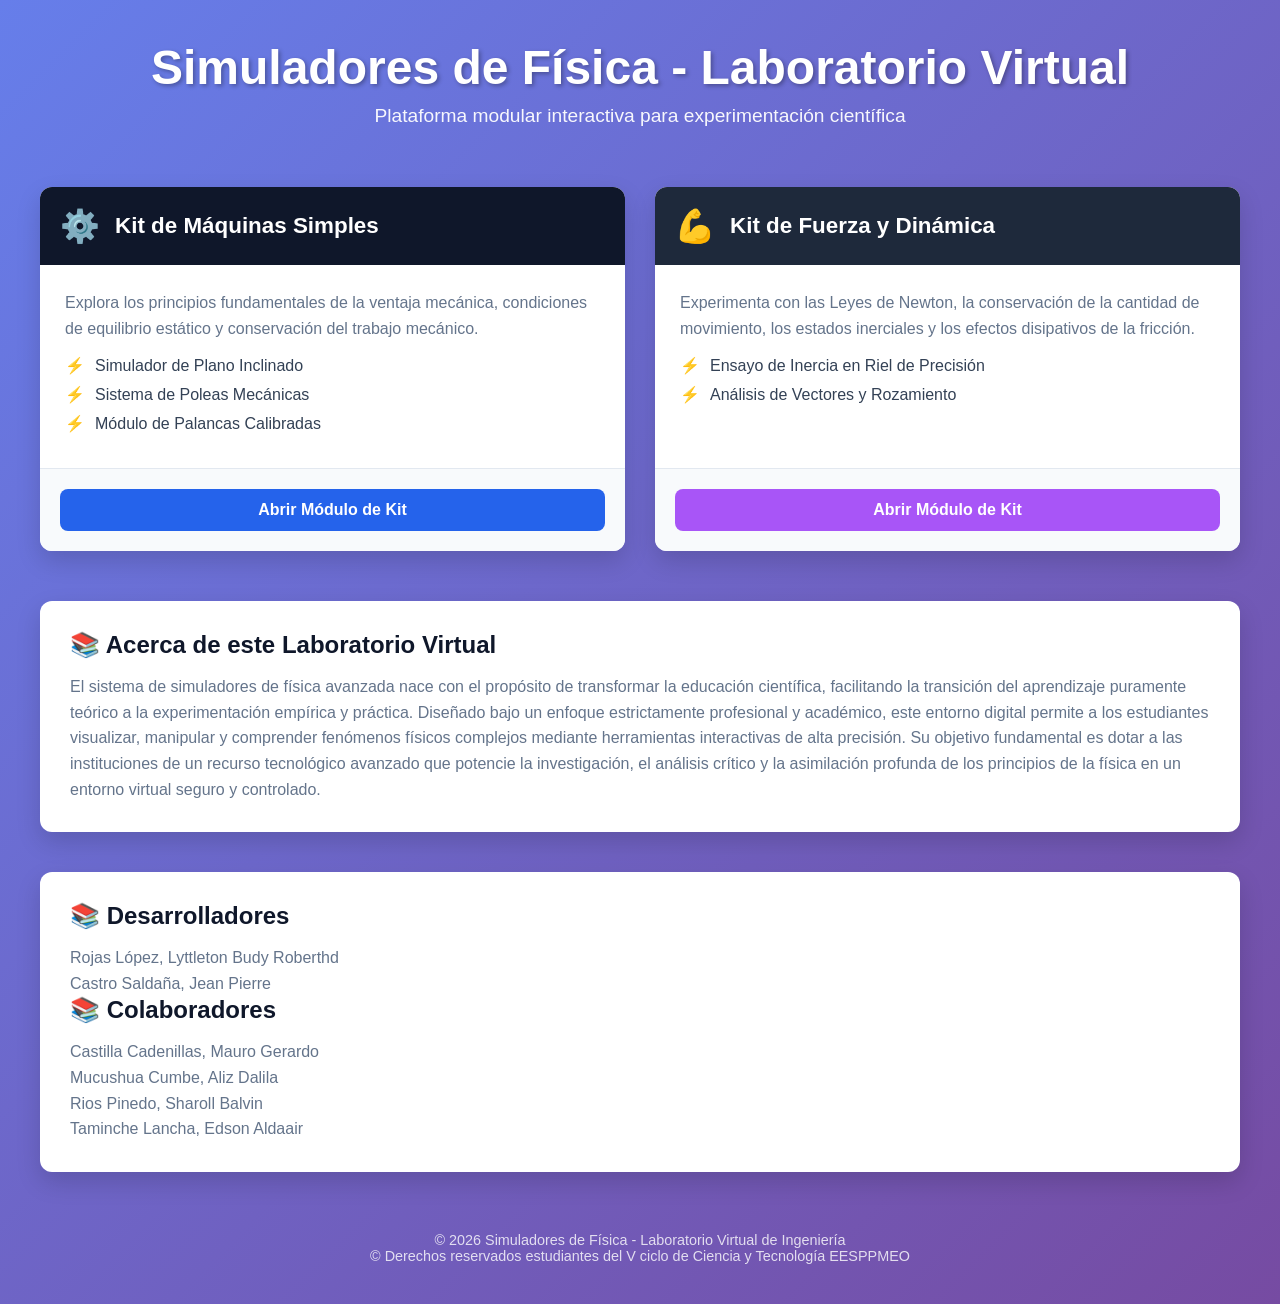
<file: index.html>
<!DOCTYPE html>
<html lang="es">
<head>
    <meta charset="UTF-8">
    <meta name="viewport" content="width=device-width, initial-scale=1.0">
    <title>Simuladores de Física - Laboratorio Virtual</title>
    <style>
        * { margin: 0; padding: 0; box-sizing: border-box; }
        body {
            font-family: 'Segoe UI', Tahoma, Geneva, Verdana, sans-serif;
            background: linear-gradient(135deg, #667eea 0%, #764ba2 100%);
            min-height: 100vh;
            padding: 20px;
            color: #333;
        }
        .container { max-width: 1200px; margin: 0 auto; }
        header { text-align: center; color: white; margin-bottom: 60px; padding-top: 20px; }
        header h1 { font-size: 3em; margin-bottom: 10px; text-shadow: 2px 2px 4px rgba(0, 0, 0, 0.3); }
        header p { font-size: 1.2em; opacity: 0.95; }
        
        .simulators-grid { display: grid; grid-template-columns: repeat(auto-fit, minmax(350px, 1fr)); gap: 30px; margin-bottom: 50px; }
        
        .card { 
            background: white; 
            border-radius: 12px; 
            overflow: hidden; 
            display: flex; 
            flex-direction: column; 
            box-shadow: 0 10px 25px rgba(0,0,0,0.15);
            transition: transform 0.3s ease;
        }
        .card:hover { transform: translateY(-5px); }
        
        .card-header { background: #0f172a; padding: 20px; display: flex; align-items: center; gap: 15px; }
        .card-header .icon { font-size: 2em; }
        .card-header h2 { font-size: 1.4em; color: #fff; }
        
        .card-body { padding: 25px; flex: 1; display: flex; flex-direction: column; gap: 15px; }
        .card-body p { color: #64748b; line-height: 1.6; }
        .card-body ul { list-style: none; padding-left: 0; }
        .card-body li { margin-bottom: 10px; color: #334155; display: flex; align-items: center; gap: 10px; }
        .card-body li::before { content: "⚡"; color: #764ba2; }
        
        .card-footer { padding: 20px; background: #f8fafc; border-top: 1px solid #e2e8f0; }
        .btn {
            display: block; width: 100%; text-align: center; background: #2563eb; color: white; 
            text-decoration: none; padding: 12px; border-radius: 8px; font-weight: bold; 
            transition: background 0.2s;
        }
        .btn:hover { background: #1d4ed8; }

        .info-section { background: white; padding: 30px; border-radius: 12px; margin-bottom: 40px; box-shadow: 0 10px 25px rgba(0,0,0,0.15); }
        .info-section h2 { margin-bottom: 15px; color: #0f172a; }
        .info-section p { color: #64748b; line-height: 1.6; }
        
        footer { text-align: center; padding: 20px; font-size: 0.9em; color: white; opacity: 0.8; }
    </style>
</head>
<body>
    <div class="container">
        <header>
            <h1>Simuladores de Física - Laboratorio Virtual</h1>
            <p>Plataforma modular interactiva para experimentación científica</p>
        </header>

        <div class="simulators-grid">
            <div class="card">
                <div class="card-header">
                    <span class="icon">⚙️</span>
                    <h2>Kit de Máquinas Simples</h2>
                </div>
                <div class="card-body">
                    <p>Explora los principios fundamentales de la ventaja mecánica, condiciones de equilibrio estático y conservación del trabajo mecánico.</p>
                    <ul>
                        <li>Simulador de Plano Inclinado</li>
                        <li>Sistema de Poleas Mecánicas</li>
                        <li>Módulo de Palancas Calibradas</li>
                    </ul>
                </div>
                <div class="card-footer">
                    <a href="maquinas-simples.html" class="btn">Abrir Módulo de Kit</a>
                </div>
            </div>

            <div class="card">
                <div class="card-header" style="background: #1e293b;">
                    <span class="icon">💪</span>
                    <h2>Kit de Fuerza y Dinámica</h2>
                </div>
                <div class="card-body">
                    <p>Experimenta con las Leyes de Newton, la conservación de la cantidad de movimiento, los estados inerciales y los efectos disipativos de la fricción.</p>
                    <ul>
                        <li>Ensayo de Inercia en Riel de Precisión</li>
                        <li>Análisis de Vectores y Rozamiento</li>
                    </ul>
                </div>
                <div class="card-footer">
                    <a href="kit_dinamica.html" class="btn" style="background: #a855f7;">Abrir Módulo de Kit</a>
                </div>
            </div>
        </div>

        <div class="info-section">
            <h2>📚 Acerca de este Laboratorio Virtual</h2>
            <p>El sistema de simuladores de física avanzada nace con el propósito de transformar la educación científica, facilitando la transición del aprendizaje puramente teórico a la experimentación empírica y práctica. Diseñado bajo un enfoque estrictamente profesional y académico, este entorno digital permite a los estudiantes visualizar, manipular y comprender fenómenos físicos complejos mediante herramientas interactivas de alta precisión. Su objetivo fundamental es dotar a las instituciones de un recurso tecnológico avanzado que potencie la investigación, el análisis crítico y la asimilación profunda de los principios de la física en un entorno virtual seguro y controlado.</p>
        </div>
        
        <div class="info-section">
            <h2>📚 Desarrolladores</h2>
            <p>Rojas López, Lyttleton Budy Roberthd</p>
            <p>Castro Saldaña, Jean Pierre</p>

            <h2>📚 Colaboradores</h2>
            <p>Castilla Cadenillas, Mauro Gerardo</p>
            <p>Mucushua Cumbe, Aliz Dalila</p>
            <p>Rios Pinedo, Sharoll Balvin</p>
            <p>Taminche Lancha, Edson Aldaair</p>
        </div>

        <footer>
            <p>&copy; 2026 Simuladores de Física - Laboratorio Virtual de Ingeniería</p>
            <p>&copy; Derechos reservados estudiantes del V ciclo de Ciencia y Tecnología EESPPMEO</p>
        </footer>
    </div>
</body>
</html>
</file>
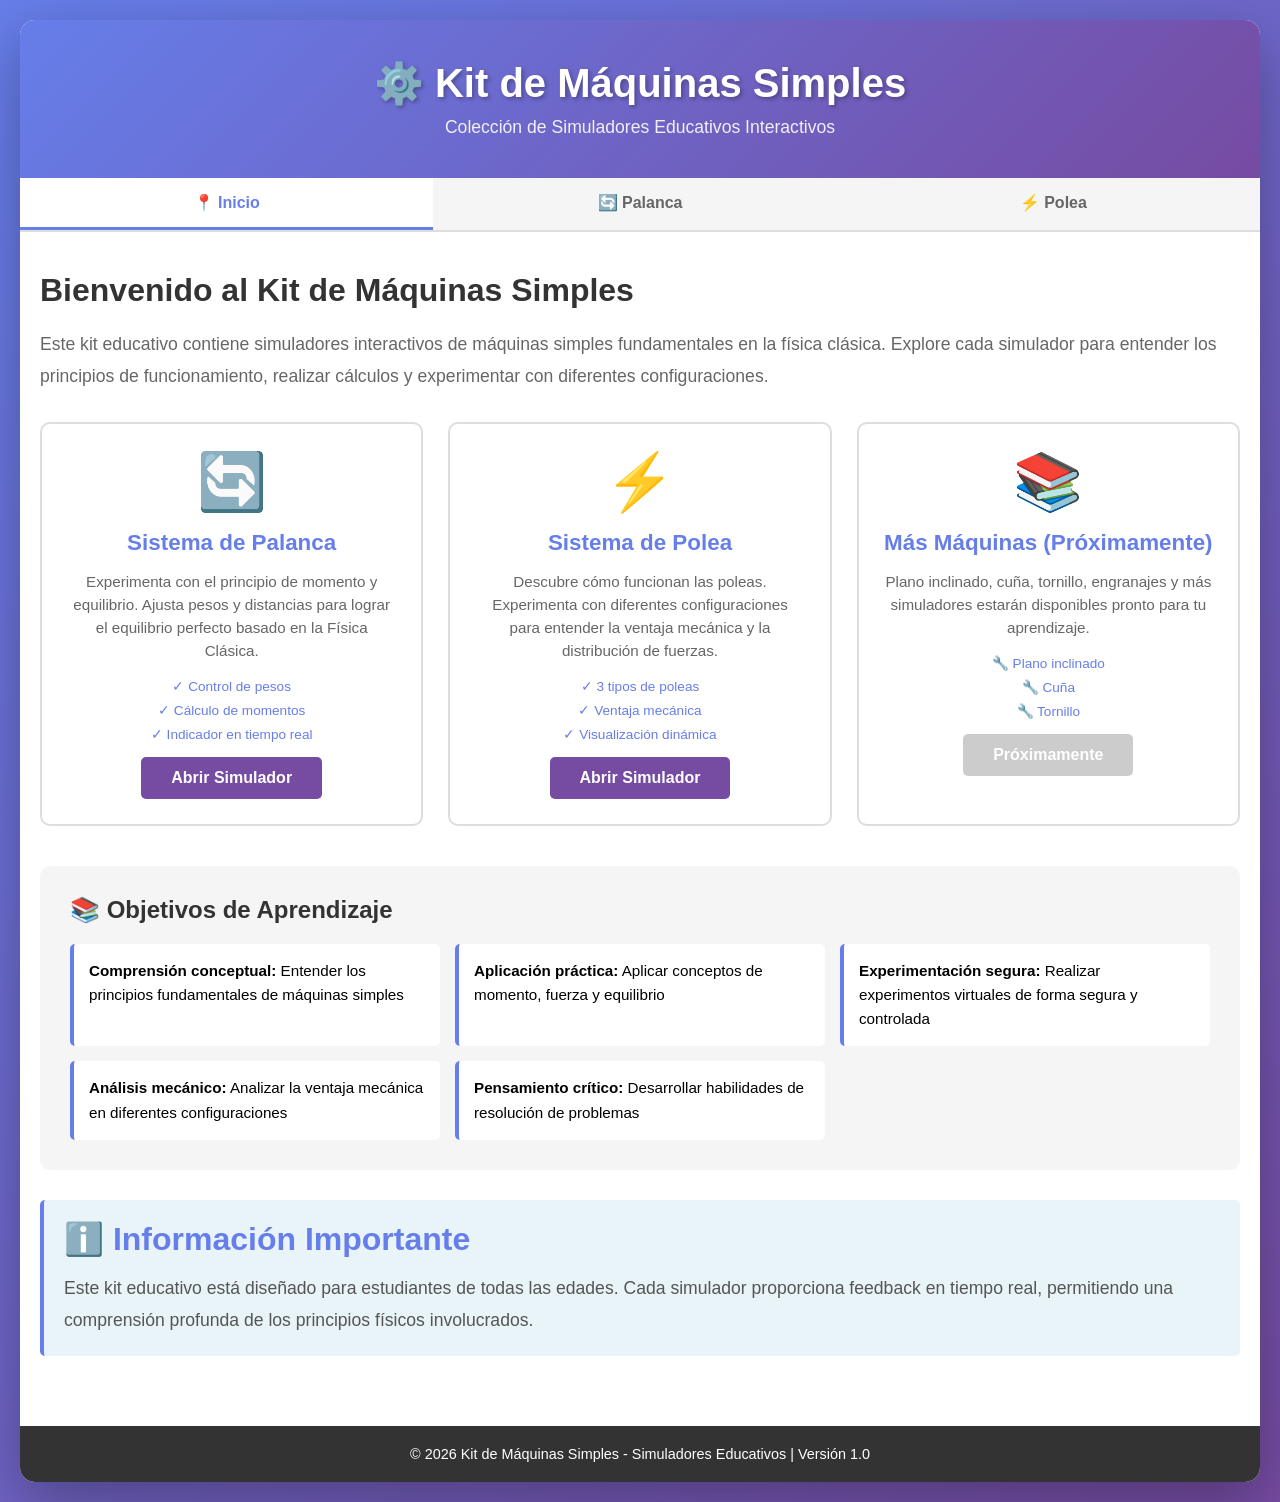
<file: kit-maquinas-simples/index.html>
<!DOCTYPE html>
<html lang="es">
<head>
    <meta charset="UTF-8">
    <meta name="viewport" content="width=device-width, initial-scale=1.0">
    <title>Kit de Máquinas Simples - Simuladores</title>
    <link rel="stylesheet" href="styles.css">
</head>
<body>
    <div class="container">
        <header>
            <h1>⚙️ Kit de Máquinas Simples</h1>
            <p class="subtitle">Colección de Simuladores Educativos Interactivos</p>
        </header>

        <!-- Navegación de pestañas -->
        <nav class="tabs-nav">
            <button class="tab-button active" data-tab="inicio">📍 Inicio</button>
            <button class="tab-button" data-tab="palanca">🔄 Palanca</button>
            <button class="tab-button" data-tab="polea">⚡ Polea</button>
        </nav>

        <!-- PESTAÑA 1: INICIO -->
        <div id="inicio" class="tab-content active">
            <main>
                <h2>Bienvenido al Kit de Máquinas Simples</h2>
                
                <p>
                    Este kit educativo contiene simuladores interactivos de máquinas simples fundamentales en la física clásica. 
                    Explore cada simulador para entender los principios de funcionamiento, realizar cálculos y experimentar 
                    con diferentes configuraciones.
                </p>

                <div class="machines-grid">
                    <div class="machine-card">
                        <div class="icon">🔄</div>
                        <h3>Sistema de Palanca</h3>
                        <p>Experimenta con el principio de momento y equilibrio. Ajusta pesos y distancias para lograr el equilibrio perfecto basado en la Física Clásica.</p>
                        <div class="card-features">
                            <span>✓ Control de pesos</span>
                            <span>✓ Cálculo de momentos</span>
                            <span>✓ Indicador en tiempo real</span>
                        </div>
                        <button class="reset-button" onclick="switchTab('palanca')">Abrir Simulador</button>
                    </div>

                    <div class="machine-card">
                        <div class="icon">⚡</div>
                        <h3>Sistema de Polea</h3>
                        <p>Descubre cómo funcionan las poleas. Experimenta con diferentes configuraciones para entender la ventaja mecánica y la distribución de fuerzas.</p>
                        <div class="card-features">
                            <span>✓ 3 tipos de poleas</span>
                            <span>✓ Ventaja mecánica</span>
                            <span>✓ Visualización dinámica</span>
                        </div>
                        <button class="reset-button" onclick="switchTab('polea')">Abrir Simulador</button>
                    </div>

                    <div class="machine-card">
                        <div class="icon">📚</div>
                        <h3>Más Máquinas (Próximamente)</h3>
                        <p>Plano inclinado, cuña, tornillo, engranajes y más simuladores estarán disponibles pronto para tu aprendizaje.</p>
                        <div class="card-features">
                            <span>🔧 Plano inclinado</span>
                            <span>🔧 Cuña</span>
                            <span>🔧 Tornillo</span>
                        </div>
                        <button class="reset-button" style="background: #ccc; cursor: not-allowed;" disabled>Próximamente</button>
                    </div>
                </div>

                <div class="equipment-info">
                    <h2>📚 Objetivos de Aprendizaje</h2>
                    <ul>
                        <li><strong>Comprensión conceptual:</strong> Entender los principios fundamentales de máquinas simples</li>
                        <li><strong>Aplicación práctica:</strong> Aplicar conceptos de momento, fuerza y equilibrio</li>
                        <li><strong>Experimentación segura:</strong> Realizar experimentos virtuales de forma segura y controlada</li>
                        <li><strong>Análisis mecánico:</strong> Analizar la ventaja mecánica en diferentes configuraciones</li>
                        <li><strong>Pensamiento crítico:</strong> Desarrollar habilidades de resolución de problemas</li>
                    </ul>
                </div>

                <div class="info-section">
                    <h2>ℹ️ Información Importante</h2>
                    <p>Este kit educativo está diseñado para estudiantes de todas las edades. Cada simulador proporciona feedback en tiempo real, permitiendo una comprensión profunda de los principios físicos involucrados.</p>
                </div>
            </main>
        </div>

        <!-- PESTAÑA 2: SISTEMA DE PALANCA -->
        <div id="palanca" class="tab-content">
            <main>
                <div class="simulator-header">
                    <h2>🔄 Simulador - Sistema de Palanca</h2>
                    <p class="subtitle-small">Experimenta con el equilibrio de fuerzas mediante el principio del momento</p>
                </div>
                
                <canvas id="leverCanvas" width="1200" height="600"></canvas>

                <section class="control-panel">
                    <div class="control-group">
                        <label for="weight-left">Peso Izquierda (g):</label>
                        <input type="number" id="weight-left" min="0" max="500" value="100" step="10">
                        <span class="value-display" id="display-left">100g</span>
                    </div>

                    <div class="control-group">
                        <label for="weight-right">Peso Derecha (g):</label>
                        <input type="number" id="weight-right" min="0" max="500" value="100" step="10">
                        <span class="value-display" id="display-right">100g</span>
                    </div>

                    <div class="control-group">
                        <label for="distance-left">Distancia Izquierda (cm):</label>
                        <input type="number" id="distance-left" min="0" max="37" value="25" step="1">
                        <span class="value-display" id="display-dist-left">25cm</span>
                    </div>

                    <div class="control-group">
                        <label for="distance-right">Distancia Derecha (cm):</label>
                        <input type="number" id="distance-right" min="0" max="37" value="25" step="1">
                        <span class="value-display" id="display-dist-right">25cm</span>
                    </div>

                    <button id="reset-btn-palanca" class="reset-button">🔁 Reiniciar</button>
                </section>

                <section class="info-panel">
                    <div class="info-box">
                        <h3>Momento Izquierdo</h3>
                        <p id="moment-left">2500 g·cm</p>
                        <small>Fuerza × Distancia</small>
                    </div>

                    <div class="info-box">
                        <h3>Momento Derecho</h3>
                        <p id="moment-right">2500 g·cm</p>
                        <small>Fuerza × Distancia</small>
                    </div>

                    <div class="info-box status">
                        <h3>Estado del Sistema</h3>
                        <p id="status">⚖️ Equilibrado</p>
                        <small>Análisis en tiempo real</small>
                    </div>

                    <div class="info-box">
                        <h3>Diferencia de Momento</h3>
                        <p id="difference">0 g·cm</p>
                        <small>|Momento Izq - Momento Der|</small>
                    </div>
                </section>

                <div class="equipment-info">
                    <h2>🔧 Componentes del Equipo Físico</h2>
                    <ul>
                        <li>
                            <strong>Base:</strong> Hierro fundido, 700-900g de masa, recubierta con pintura electrostática para mayor durabilidad y estética
                        </li>
                        <li>
                            <strong>Varilla cilíndrica:</strong> Acero inoxidable de alta calidad, 25cm de alto y 1.2cm de diámetro, proporciona estabilidad estructural
                        </li>
                        <li>
                            <strong>Regla graduada:</strong> Aluminio de precisión, 74cm de largo por 2.5cm de ancho, con escala milimetrada en bajorrelieve
                        </li>
                        <li>
                            <strong>Sujetadores:</strong> Plástico ABS color rojo en los laterales de la regla, permiten enganchar soportes de pesas
                        </li>
                        <li>
                            <strong>Balancín:</strong> Con aguja indicadora que señala el equilibrio o desequilibrio del sistema
                        </li>
                        <li>
                            <strong>Tornillos de calibración:</strong> De metal ubicados en los extremos de la regla para ajustes finos
                        </li>
                        <li>
                            <strong>Pesas de precisión:</strong> De 50g y 100g para realizar mediciones exactas en los experimentos
                        </li>
                    </ul>
                </div>

                <div class="theory-section">
                    <h2>📖 Teoría - Principio de Momento</h2>
                    <p>El <strong>momento</strong> (o torque) es el producto de una fuerza por su distancia al punto de apoyo (fulcro):</p>
                    <div class="formula">
                        <strong>Momento = Fuerza × Distancia</strong><br>
                        <em>M = F × d</em>
                    </div>
                    <p>Para que una palanca esté en <strong>equilibrio</strong>, el momento en el lado izquierdo debe ser igual al momento en el lado derecho:</p>
                    <div class="formula">
                        <strong>Momento Izquierdo = Momento Derecho</strong><br>
                        <em>F₁ × d₁ = F₂ × d₂</em>
                    </div>
                </div>
            </main>
        </div>

        <!-- PESTAÑA 3: SISTEMA DE POLEA -->
        <div id="polea" class="tab-content">
            <main>
                <div class="simulator-header">
                    <h2>⚡ Simulador - Sistema de Polea</h2>
                    <p class="subtitle-small">Descubre cómo las poleas multiplican la ventaja mecánica</p>
                </div>
                
                <canvas id="pulleyCanvas" width="1200" height="600"></canvas>

                <section class="control-panel">
                    <div class="control-group">
                        <label for="pulley-type">Tipo de Polea:</label>
                        <select id="pulley-type" class="select-input">
                            <option value="fixed">📌 Polea Fija (1:1)</option>
                            <option value="mobile">📍 Polea Móvil (2:1)</option>
                            <option value="compound">⚙️ Polea Compuesta (4:1)</option>
                        </select>
                    </div>

                    <div class="control-group">
                        <label for="load-weight">Peso de Carga (g):</label>
                        <input type="number" id="load-weight" min="50" max="1000" value="200" step="50">
                        <span class="value-display" id="display-load">200g</span>
                    </div>

                    <div class="control-group">
                        <label for="applied-force">Fuerza Aplicada (g):</label>
                        <input type="number" id="applied-force" min="10" max="1000" value="200" step="10">
                        <span class="value-display" id="display-force">200g</span>
                    </div>

                    <div class="control-group">
                        <label for="rope-pull">Distancia de Cuerda (cm):</label>
                        <input type="number" id="rope-pull" min="0" max="50" value="0" step="1">
                        <span class="value-display" id="display-rope">0 cm</span>
                    </div>

                    <button id="reset-btn-polea" class="reset-button">🔁 Reiniciar</button>
                </section>

                <section class="info-panel">
                    <div class="info-box">
                        <h3>Ventaja Mecánica</h3>
                        <p id="mechanical-advantage">1.0</p>
                        <small>Multiplicador de fuerza</small>
                    </div>

                    <div class="info-box">
                        <h3>Fuerza Necesaria</h3>
                        <p id="force-needed">200g</p>
                        <small>Carga ÷ Ventaja Mecánica</small>
                    </div>

                    <div class="info-box status">
                        <h3>Estado</h3>
                        <p id="pulley-status">✅ Sistema balanceado</p>
                        <small>Análisis dinámico</small>
                    </div>

                    <div class="info-box">
                        <h3>Altura Levantada</h3>
                        <p id="height-lifted">0 cm</p>
                        <small>Desplazamiento vertical</small>
                    </div>
                </section>

                <div class="equipment-info">
                    <h2>🔧 Componentes del Sistema de Polea</h2>
                    <ul>
                        <li>
                            <strong>Estructura:</strong> Marco de aluminio resistente y estable que proporciona soporte estructural
                        </li>
                        <li>
                            <strong>Poleas:</strong> De plástico reforzado, diámetro 8cm, con rodamientos suaves para movimiento óptimo
                        </li>
                        <li>
                            <strong>Cuerda:</strong> Nylon resistente, 2mm de diámetro, 2 metros de largo con durabilidad garantizada
                        </li>
                        <li>
                            <strong>Gancho de carga:</strong> Acero inoxidable de alta calidad, capacidad de 1kg para objetos pesados
                        </li>
                        <li>
                            <strong>Marcas de medida:</strong> Escala en centímetros para medir desplazamientos con precisión
                        </li>
                        <li>
                            <strong>Pesas calibradas:</strong> De 50g, 100g y 200g para experimentos de precisión
                        </li>
                    </ul>
                </div>

                <div class="theory-section">
                    <h2>📖 Teoría - Ventaja Mecánica</h2>
                    <p>La <strong>ventaja mecánica</strong> de una polea indica cuántas veces se multiplica la fuerza aplicada:</p>
                    <div class="formula">
                        <strong>Ventaja Mecánica = Número de segmentos de cuerda</strong><br>
                        <em>VM = Carga / Fuerza necesaria</em>
                    </div>
                    <p><strong>Tipos de poleas:</strong></p>
                    <ul style="margin-left: 20px;">
                        <li><strong>Polea Fija:</strong> VM = 1 (solo cambia dirección, no multiplica fuerza)</li>
                        <li><strong>Polea Móvil:</strong> VM = 2 (divide la carga en 2 segmentos)</li>
                        <li><strong>Polea Compuesta:</strong> VM = 4 (divide la carga en 4 segmentos)</li>
                    </ul>
                </div>
            </main>
        </div>

        <footer>
            <p>&copy; 2026 Kit de Máquinas Simples - Simuladores Educativos | Versión 1.0</p>
        </footer>
    </div>

    <script src="script.js"></script>
</body>
</html>
</file>
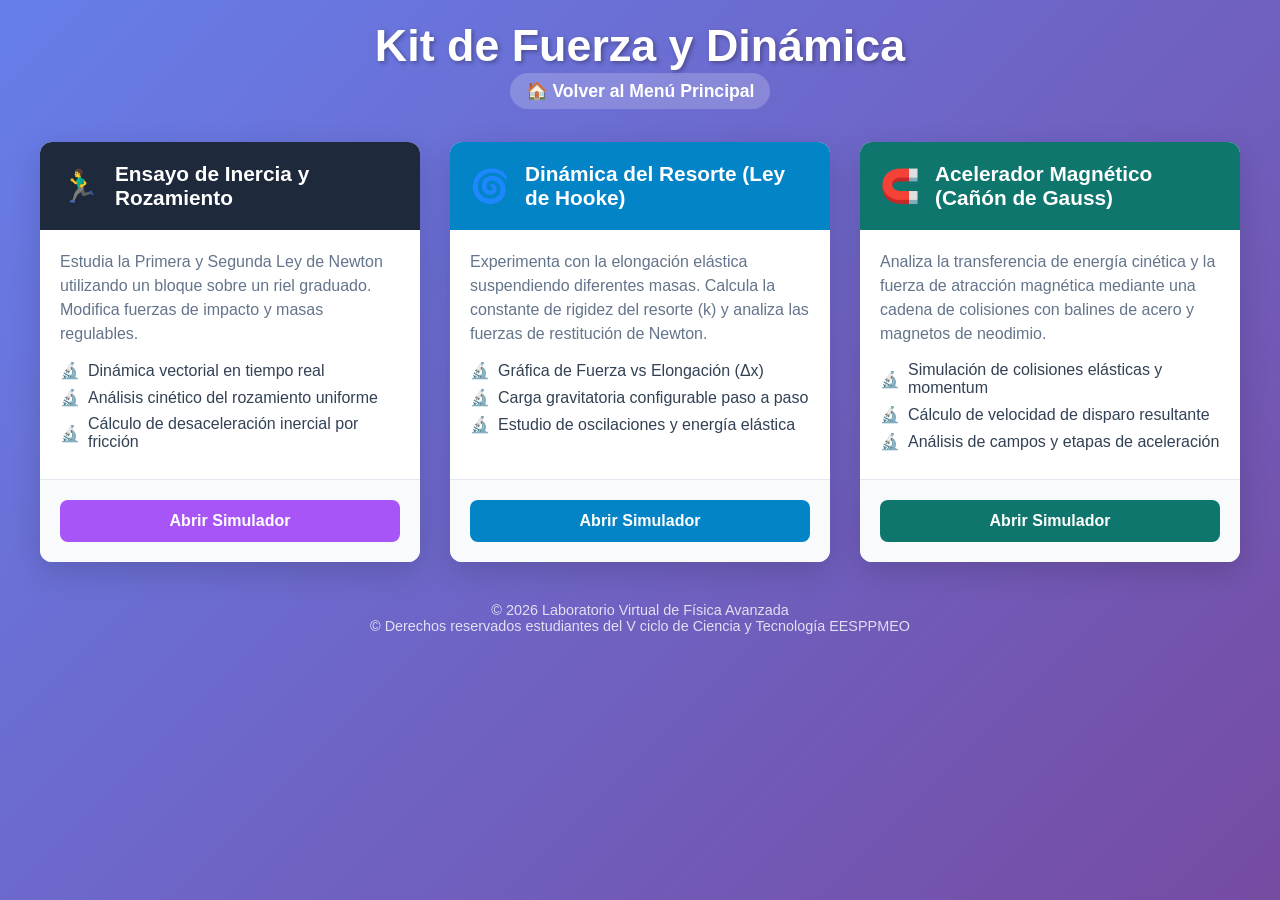
<file: kit_dinamica.html>
<!DOCTYPE html>
<html lang="es">
<head>
    <meta charset="UTF-8">
    <meta name="viewport" content="width=device-width, initial-scale=1.0">
    <title>Kit de Fuerza y Dinámica - Menú de Herramientas</title>
    <style>
        * { margin: 0; padding: 0; box-sizing: border-box; }
        body {
            font-family: 'Segoe UI', Tahoma, Geneva, Verdana, sans-serif;
            background: linear-gradient(135deg, #667eea 0%, #764ba2 100%);
            min-height: 100vh;
            padding: 20px;
            color: #333;
        }
        .container { max-width: 1200px; margin: 0 auto; }
        header { text-align: center; color: white; margin-bottom: 40px; }
        header h1 { font-size: 2.8em; margin-bottom: 10px; text-shadow: 2px 2px 4px rgba(0, 0, 0, 0.3); }
        .breadcrumb { margin-bottom: 30px; font-size: 1.1em; text-align: center; }
        .breadcrumb a { color: #fff; text-decoration: none; font-weight: bold; background: rgba(255,255,255,0.2); padding: 8px 16px; border-radius: 20px; transition: background 0.2s; }
        .breadcrumb a:hover { background: rgba(255,255,255,0.3); }

        .simulators-grid {
            display: grid;
            grid-template-columns: repeat(auto-fit, minmax(320px, 1fr));
            gap: 30px;
            margin-top: 20px;
        }

        .card {
            background: white;
            border-radius: 12px;
            overflow: hidden;
            box-shadow: 0 10px 30px rgba(0,0,0,0.15);
            display: flex;
            flex-direction: column;
            transition: transform 0.3s ease;
        }
        .card:hover { transform: translateY(-5px); }

        .card-header { background: #0f172a; color: white; padding: 20px; display: flex; align-items: center; gap: 15px; }
        .card-header .icon { font-size: 2em; }
        .card-header h2 { font-size: 1.3em; font-weight: 600; }

        .card-body { padding: 20px; flex: 1; }
        .card-body p { color: #64748b; line-height: 1.5; margin-bottom: 15px; }
        .card-body ul { list-style: none; padding-left: 0; }
        .card-body li { margin-bottom: 8px; color: #334155; display: flex; align-items: center; gap: 8px; }
        .card-body li::before { content: "🔬"; }

        .card-footer { padding: 20px; background: #f8fafc; border-top: 1px solid #e2e8f0; }
        .btn {
            display: block; width: 100%; text-align: center; background: #a855f7; color: white;
            text-decoration: none; padding: 12px; border-radius: 8px; font-weight: bold;
            transition: background 0.2s;
        }
        .btn:hover { background: #9333ea; }
        
        footer { text-align: center; color: white; margin-top: 40px; font-size: 0.9em; opacity: 0.8; }
    </style>
</head>
<body>
    <div class="container">
        <header>
            <h1>Kit de Fuerza y Dinámica</h1>
            <div class="breadcrumb">
                <a href="index.html">🏠 Volver al Menú Principal</a>
            </div>
        </header>

        <div class="simulators-grid">
            <div class="card">
                <div class="card-header" style="background: #1e293b;">
                    <span class="icon">🏃‍♂️</span>
                    <h2>Ensayo de Inercia y Rozamiento</h2>
                </div>
                <div class="card-body">
                    <p>Estudia la Primera y Segunda Ley de Newton utilizando un bloque sobre un riel graduado. Modifica fuerzas de impacto y masas regulables.</p>
                    <ul>
                        <li>Dinámica vectorial en tiempo real</li>
                        <li>Análisis cinético del rozamiento uniforme</li>
                        <li>Cálculo de desaceleración inercial por fricción</li>
                    </ul>
                </div>
                <div class="card-footer">
                    <a href="simulador-inercia.html" class="btn">Abrir Simulador</a>
                </div>
            </div>

            <div class="card">
                <div class="card-header" style="background: #0284c7;">
                    <span class="icon">🌀</span>
                    <h2>Dinámica del Resorte (Ley de Hooke)</h2>
                </div>
                <div class="card-body">
                    <p>Experimenta con la elongación elástica suspendiendo diferentes masas. Calcula la constante de rigidez del resorte (k) y analiza las fuerzas de restitución de Newton.</p>
                    <ul>
                        <li>Gráfica de Fuerza vs Elongación (Δx)</li>
                        <li>Carga gravitatoria configurable paso a paso</li>
                        <li>Estudio de oscilaciones y energía elástica</li>
                    </ul>
                </div>
                <div class="card-footer">
                    <a href="simulador-resorte.html" class="btn" style="background: #0284c7;">Abrir Simulador</a>
                </div>
            </div>

            <div class="card">
                <div class="card-header" style="background: #0f766e;">
                    <span class="icon">🧲</span>
                    <h2>Acelerador Magnético (Cañón de Gauss)</h2>
                </div>
                <div class="card-body">
                    <p>Analiza la transferencia de energía cinética y la fuerza de atracción magnética mediante una cadena de colisiones con balines de acero y magnetos de neodimio.</p>
                    <ul>
                        <li>Simulación de colisiones elásticas y momentum</li>
                        <li>Cálculo de velocidad de disparo resultante</li>
                        <li>Análisis de campos y etapas de aceleración</li>
                    </ul>
                </div>
                <div class="card-footer">
                    <a href="simulador-gauss.html" class="btn" style="background: #0f766e;">Abrir Simulador</a>
                </div>
            </div>

        </div>

        <footer>
            <p>&copy; 2026 Laboratorio Virtual de Física Avanzada</p>
            <p>&copy; Derechos reservados estudiantes del V ciclo de Ciencia y Tecnología EESPPMEO</p>
        </footer>
    </div>
</body>
</html>
</file>
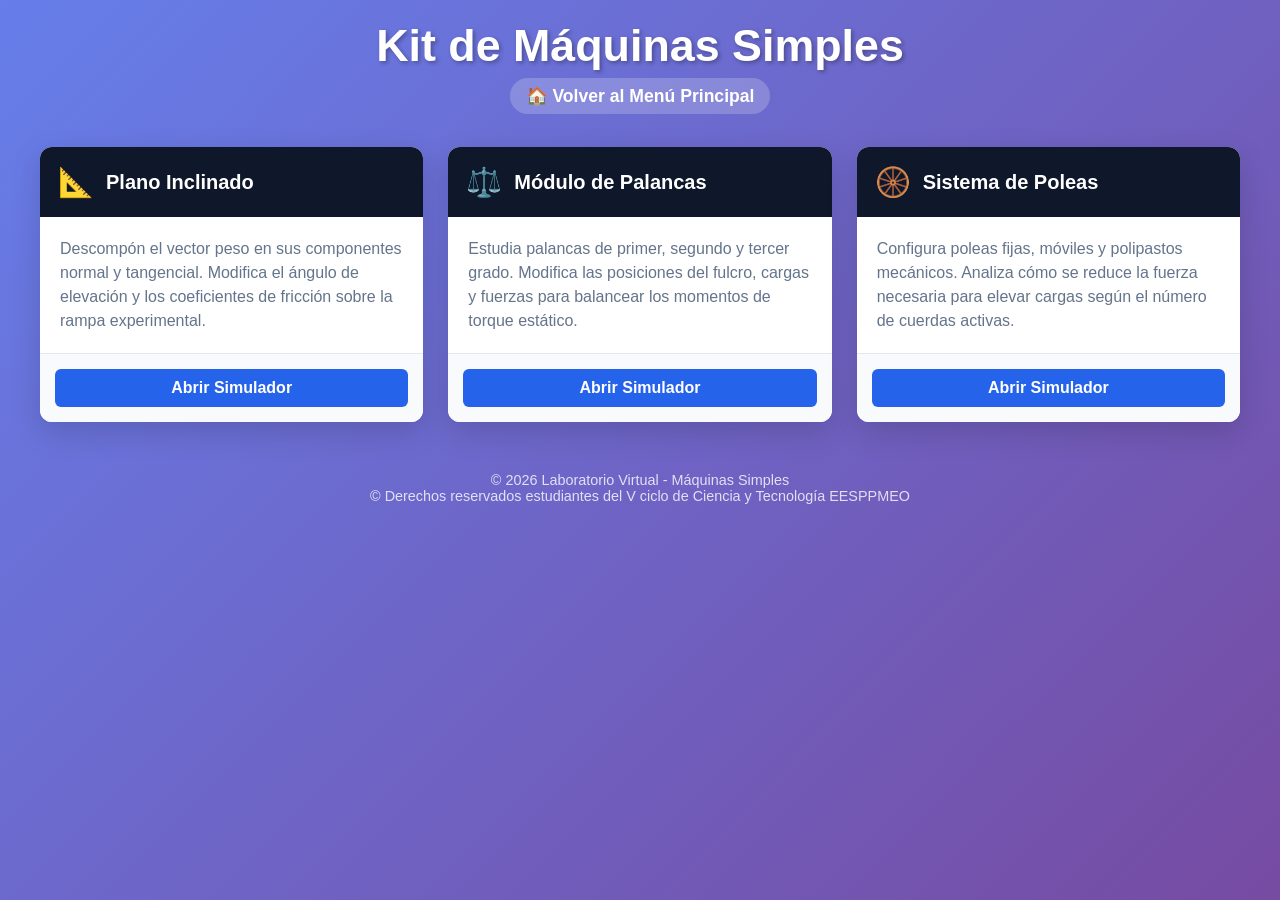
<file: maquinas-simples.html>
<!DOCTYPE html>
<html lang="es">
<head>
    <meta charset="UTF-8">
    <meta name="viewport" content="width=device-width, initial-scale=1.0">
    <title>Kit de Máquinas Simples - Menú de Herramientas</title>
    <style>
        * { margin: 0; padding: 0; box-sizing: border-box; }
        body {
            font-family: 'Segoe UI', Tahoma, Geneva, Verdana, sans-serif;
            background: linear-gradient(135deg, #667eea 0%, #764ba2 100%);
            min-height: 100vh;
            padding: 20px;
            color: #333;
        }
        .container { max-width: 1200px; margin: 0 auto; }
        header { text-align: center; color: white; margin-bottom: 40px; }
        header h1 { font-size: 2.8em; margin-bottom: 15px; text-shadow: 2px 2px 4px rgba(0, 0, 0, 0.3); }
        .breadcrumb { margin-bottom: 30px; font-size: 1.1em; text-align: center; }
        .breadcrumb a { color: #fff; text-decoration: none; font-weight: bold; background: rgba(255,255,255,0.2); padding: 8px 16px; border-radius: 20px; transition: background 0.2s; }
        .breadcrumb a:hover { background: rgba(255,255,255,0.3); }

        .simulators-grid {
            display: grid;
            grid-template-columns: repeat(auto-fit, minmax(300px, 1fr));
            gap: 25px;
            margin-top: 20px;
        }

        .card {
            background: white;
            border-radius: 12px;
            overflow: hidden;
            box-shadow: 0 10px 30px rgba(0,0,0,0.15);
            display: flex;
            flex-direction: column;
            transition: transform 0.3s ease;
        }
        .card:hover { transform: translateY(-5px); }

        .card-header { background: #0f172a; color: white; padding: 18px; display: flex; align-items: center; gap: 12px; }
        .card-header .icon { font-size: 1.8em; }
        .card-header h2 { font-size: 1.25em; font-weight: 600; }

        .card-body { padding: 20px; flex: 1; }
        .card-body p { color: #64748b; line-height: 1.5; }

        .card-footer { padding: 15px; background: #f8fafc; border-top: 1px solid #e2e8f0; }
        .btn {
            display: block; width: 100%; text-align: center; background: #2563eb; color: white;
            text-decoration: none; padding: 10px; border-radius: 6px; font-weight: bold;
            transition: background 0.2s;
        }
        .btn:hover { background: #1d4ed8; }
        
        footer { text-align: center; color: white; margin-top: 50px; font-size: 0.9em; opacity: 0.8; }
    </style>
</head>
<body>
    <div class="container">
        <header>
            <h1>Kit de Máquinas Simples</h1>
            <div class="breadcrumb">
                <a href="index.html">🏠 Volver al Menú Principal</a>
            </div>
        </header>

        <div class="simulators-grid">
            <div class="card">
                <div class="card-header">
                    <span class="icon">📐</span>
                    <h2>Plano Inclinado</h2>
                </div>
                <div class="card-body">
                    <p>Descompón el vector peso en sus componentes normal y tangencial. Modifica el ángulo de elevación y los coeficientes de fricción sobre la rampa experimental.</p>
                </div>
                <div class="card-footer">
                    <a href="simulador1.html" class="btn">Abrir Simulador</a>
                </div>
            </div>

            <div class="card">
                <div class="card-header">
                    <span class="icon">⚖️</span>
                    <h2>Módulo de Palancas</h2>
                </div>
                <div class="card-body">
                    <p>Estudia palancas de primer, segundo y tercer grado. Modifica las posiciones del fulcro, cargas y fuerzas para balancear los momentos de torque estático.</p>
                </div>
                <div class="card-footer">
                    <a href="simulador2.html" class="btn">Abrir Simulador</a>
                </div>
            </div>

            <div class="card">
                <div class="card-header">
                    <span class="icon">🛞</span>
                    <h2>Sistema de Poleas</h2>
                </div>
                <div class="card-body">
                    <p>Configura poleas fijas, móviles y polipastos mecánicos. Analiza cómo se reduce la fuerza necesaria para elevar cargas según el número de cuerdas activas.</p>
                </div>
                <div class="card-footer">
                    <a href="simulador3.html" class="btn">Abrir Simulador</a>
                </div>
            </div>
        </div>

        <footer>
            <p>&copy; 2026 Laboratorio Virtual - Máquinas Simples</p>
            <p>&copy; Derechos reservados estudiantes del V ciclo de Ciencia y Tecnología EESPPMEO</p>
        </footer>
    </div>
</body>
</html>
</file>
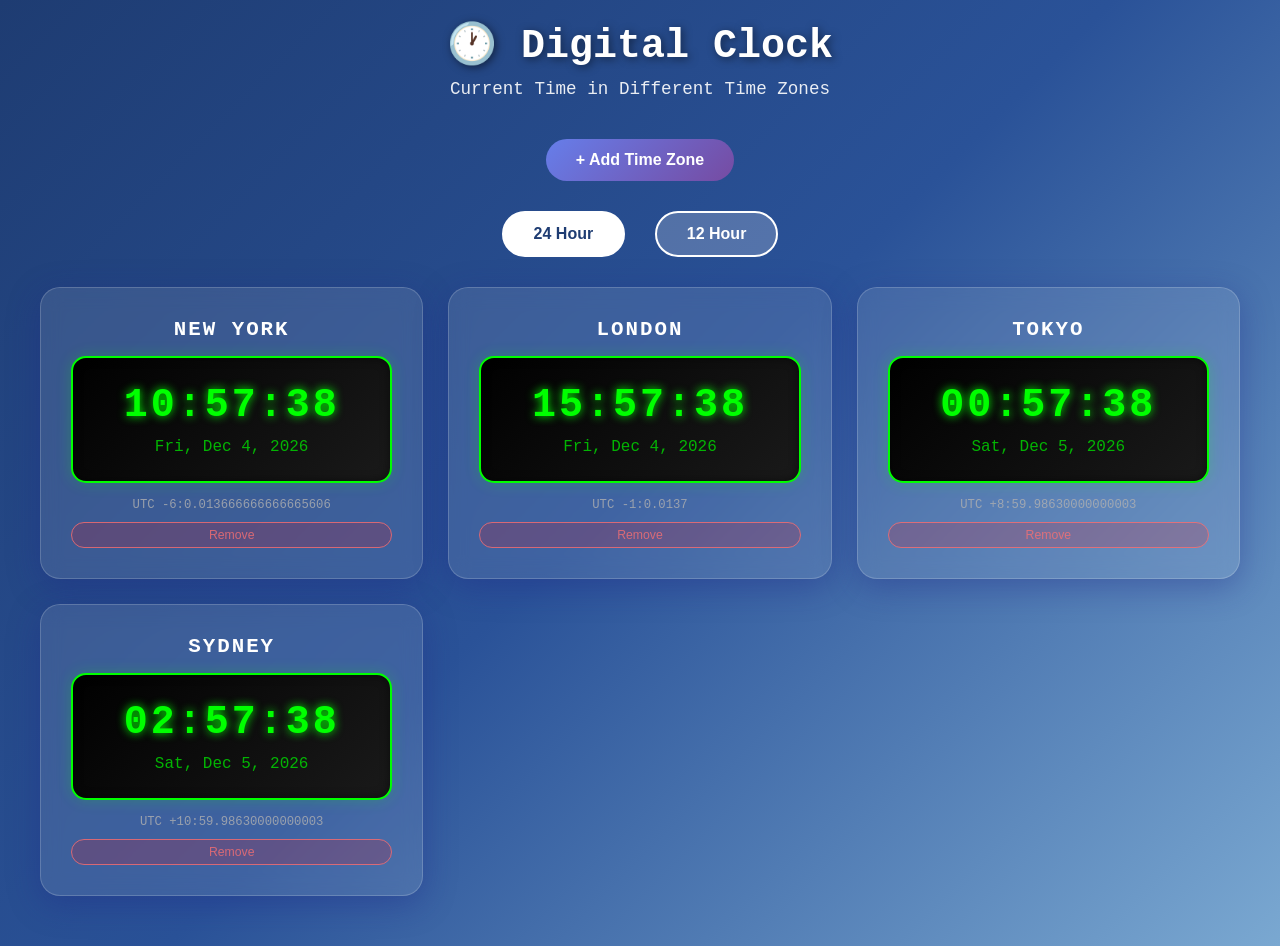
<file: reloj-digital.html>
<!DOCTYPE html>
<html lang="en">
<head>
    <meta charset="UTF-8">
    <meta name="viewport" content="width=device-width, initial-scale=1.0">
    <title>Digital Clock - Multiple Time Zones</title>
    <style>
        * {
            margin: 0;
            padding: 0;
            box-sizing: border-box;
        }

        body {
            font-family: 'Courier New', monospace;
            background: linear-gradient(135deg, #1e3c72 0%, #2a5298 50%, #7aa8d1 100%);
            min-height: 100vh;
            display: flex;
            justify-content: center;
            align-items: center;
            padding: 20px;
        }

        .container {
            max-width: 1200px;
            width: 100%;
        }

        .header {
            text-align: center;
            color: white;
            margin-bottom: 40px;
            animation: fadeIn 0.8s ease-in;
        }

        .header h1 {
            font-size: 2.5em;
            margin-bottom: 10px;
            text-shadow: 2px 2px 8px rgba(0, 0, 0, 0.5);
        }

        .header p {
            font-size: 1.1em;
            opacity: 0.9;
        }

        .clocks-grid {
            display: grid;
            grid-template-columns: repeat(auto-fit, minmax(300px, 1fr));
            gap: 25px;
            margin-bottom: 30px;
        }

        .clock-card {
            background: rgba(255, 255, 255, 0.1);
            backdrop-filter: blur(10px);
            border-radius: 20px;
            padding: 30px;
            box-shadow: 0 8px 32px 0 rgba(31, 38, 135, 0.37);
            border: 1px solid rgba(255, 255, 255, 0.18);
            transition: transform 0.3s ease, box-shadow 0.3s ease;
            animation: slideUp 0.6s ease-out forwards;
            opacity: 0;
        }

        .clock-card:hover {
            transform: translateY(-10px);
            box-shadow: 0 15px 40px 0 rgba(31, 38, 135, 0.5);
        }

        @keyframes slideUp {
            from {
                opacity: 0;
                transform: translateY(30px);
            }
            to {
                opacity: 1;
                transform: translateY(0);
            }
        }

        @keyframes fadeIn {
            from {
                opacity: 0;
                transform: translateY(-20px);
            }
            to {
                opacity: 1;
                transform: translateY(0);
            }
        }

        .timezone-name {
            color: #ffffff;
            font-size: 1.3em;
            font-weight: bold;
            margin-bottom: 15px;
            text-align: center;
            text-transform: uppercase;
            letter-spacing: 2px;
        }

        .digital-clock {
            background: linear-gradient(135deg, #000000 0%, #1a1a1a 100%);
            border-radius: 15px;
            padding: 25px;
            text-align: center;
            box-shadow: inset 0 0 10px rgba(0, 0, 0, 0.5), 0 0 15px rgba(0, 255, 0, 0.2);
            border: 2px solid #00ff00;
        }

        .time-display {
            font-size: 2.5em;
            color: #00ff00;
            text-shadow: 0 0 10px #00ff00;
            font-weight: bold;
            letter-spacing: 3px;
            font-family: 'Courier New', monospace;
            margin-bottom: 10px;
        }

        .date-display {
            font-size: 1em;
            color: #00dd00;
            opacity: 0.8;
            font-family: 'Courier New', monospace;
        }

        .city-info {
            color: #e0e0e0;
            font-size: 0.9em;
            margin-top: 15px;
            opacity: 0.8;
            text-align: center;
        }

        .city-name {
            font-weight: bold;
            color: #ffffff;
        }

        .offset {
            font-size: 0.85em;
            color: #b0b0b0;
            margin-top: 5px;
        }

        .format-toggle {
            text-align: center;
            margin-bottom: 30px;
        }

        .format-btn {
            background: rgba(255, 255, 255, 0.2);
            color: white;
            border: 2px solid white;
            padding: 12px 30px;
            border-radius: 25px;
            font-size: 1em;
            cursor: pointer;
            transition: all 0.3s ease;
            margin: 0 10px;
            font-weight: bold;
        }

        .format-btn:hover {
            background: rgba(255, 255, 255, 0.3);
            transform: scale(1.05);
        }

        .format-btn.active {
            background: white;
            color: #1e3c72;
        }

        .controls {
            text-align: center;
            margin-bottom: 30px;
        }

        .add-timezone {
            background: linear-gradient(135deg, #667eea 0%, #764ba2 100%);
            color: white;
            border: none;
            padding: 12px 30px;
            border-radius: 25px;
            font-size: 1em;
            cursor: pointer;
            transition: all 0.3s ease;
            font-weight: bold;
        }

        .add-timezone:hover {
            transform: scale(1.05);
            box-shadow: 0 10px 25px rgba(0, 0, 0, 0.3);
        }

        .timezone-selector {
            display: none;
            background: rgba(0, 0, 0, 0.8);
            position: fixed;
            top: 0;
            left: 0;
            width: 100%;
            height: 100%;
            z-index: 1000;
            justify-content: center;
            align-items: center;
            animation: fadeIn 0.3s ease;
        }

        .timezone-selector.active {
            display: flex;
        }

        .selector-content {
            background: white;
            border-radius: 20px;
            padding: 30px;
            max-width: 500px;
            width: 90%;
            box-shadow: 0 10px 40px rgba(0, 0, 0, 0.5);
        }

        .selector-content h2 {
            margin-bottom: 20px;
            color: #333;
        }

        .selector-content input {
            width: 100%;
            padding: 12px;
            border: 2px solid #ddd;
            border-radius: 10px;
            font-size: 1em;
            margin-bottom: 15px;
            transition: border-color 0.3s ease;
        }

        .selector-content input:focus {
            outline: none;
            border-color: #667eea;
        }

        .timezone-list {
            max-height: 300px;
            overflow-y: auto;
            margin-bottom: 20px;
        }

        .timezone-option {
            padding: 12px;
            cursor: pointer;
            border-radius: 8px;
            margin-bottom: 5px;
            transition: background 0.2s ease;
        }

        .timezone-option:hover {
            background: #f0f0f0;
        }

        .selector-buttons {
            display: flex;
            gap: 10px;
            justify-content: flex-end;
        }

        .btn {
            padding: 10px 20px;
            border-radius: 8px;
            border: none;
            cursor: pointer;
            font-weight: bold;
            transition: all 0.3s ease;
        }

        .btn-cancel {
            background: #e0e0e0;
            color: #333;
        }

        .btn-cancel:hover {
            background: #d0d0d0;
        }

        .btn-confirm {
            background: #667eea;
            color: white;
        }

        .btn-confirm:hover {
            background: #5568d3;
        }

        @media (max-width: 768px) {
            .header h1 {
                font-size: 1.8em;
            }

            .time-display {
                font-size: 2em;
            }

            .clocks-grid {
                grid-template-columns: 1fr;
            }

            .format-btn {
                margin: 5px;
                padding: 10px 20px;
            }
        }

        .remove-btn {
            background: rgba(255, 0, 0, 0.2);
            color: #ff6b6b;
            border: 1px solid #ff6b6b;
            padding: 5px 15px;
            border-radius: 15px;
            font-size: 0.85em;
            cursor: pointer;
            transition: all 0.3s ease;
            margin-top: 10px;
            width: 100%;
        }

        .remove-btn:hover {
            background: rgba(255, 0, 0, 0.4);
        }
    </style>
</head>
<body>
    <div class="container">
        <div class="header">
            <h1>🕐 Digital Clock</h1>
            <p>Current Time in Different Time Zones</p>
        </div>

        <div class="controls">
            <button class="add-timezone" onclick="openTimezoneSelector()">+ Add Time Zone</button>
        </div>

        <div class="format-toggle">
            <button class="format-btn active" onclick="setFormat('24h')">24 Hour</button>
            <button class="format-btn" onclick="setFormat('12h')">12 Hour</button>
        </div>

        <div class="clocks-grid" id="clocksGrid">
            <!-- Clocks will be added here dynamically -->
        </div>
    </div>

    <!-- Timezone Selector Modal -->
    <div class="timezone-selector" id="timezoneSelector">
        <div class="selector-content">
            <h2>Select a Time Zone</h2>
            <input 
                type="text" 
                id="timezoneSearch" 
                placeholder="Search timezone..." 
                onkeyup="filterTimezones()"
            >
            <div class="timezone-list" id="timezoneList">
                <!-- Timezones will be listed here -->
            </div>
            <div class="selector-buttons">
                <button class="btn btn-cancel" onclick="closeTimezoneSelector()">Cancel</button>
            </div>
        </div>
    </div>

    <script>
        // Default timezones
        let activeTimezones = [
            { name: 'New York', timezone: 'America/New_York' },
            { name: 'London', timezone: 'Europe/London' },
            { name: 'Tokyo', timezone: 'Asia/Tokyo' },
            { name: 'Sydney', timezone: 'Australia/Sydney' }
        ];

        let format24h = true;

        // All available timezones
        const allTimezones = [
            // Americas
            { name: 'New York', timezone: 'America/New_York' },
            { name: 'Los Angeles', timezone: 'America/Los_Angeles' },
            { name: 'Chicago', timezone: 'America/Chicago' },
            { name: 'Denver', timezone: 'America/Denver' },
            { name: 'Toronto', timezone: 'America/Toronto' },
            { name: 'Mexico City', timezone: 'America/Mexico_City' },
            { name: 'São Paulo', timezone: 'America/Sao_Paulo' },
            { name: 'Buenos Aires', timezone: 'America/Argentina/Buenos_Aires' },
            
            // Europe
            { name: 'London', timezone: 'Europe/London' },
            { name: 'Paris', timezone: 'Europe/Paris' },
            { name: 'Berlin', timezone: 'Europe/Berlin' },
            { name: 'Madrid', timezone: 'Europe/Madrid' },
            { name: 'Rome', timezone: 'Europe/Rome' },
            { name: 'Amsterdam', timezone: 'Europe/Amsterdam' },
            { name: 'Istanbul', timezone: 'Europe/Istanbul' },
            { name: 'Moscow', timezone: 'Europe/Moscow' },
            
            // Africa
            { name: 'Cairo', timezone: 'Africa/Cairo' },
            { name: 'Johannesburg', timezone: 'Africa/Johannesburg' },
            { name: 'Lagos', timezone: 'Africa/Lagos' },
            { name: 'Nairobi', timezone: 'Africa/Nairobi' },
            
            // Asia
            { name: 'Dubai', timezone: 'Asia/Dubai' },
            { name: 'Mumbai', timezone: 'Asia/Kolkata' },
            { name: 'Bangkok', timezone: 'Asia/Bangkok' },
            { name: 'Hong Kong', timezone: 'Asia/Hong_Kong' },
            { name: 'Singapore', timezone: 'Asia/Singapore' },
            { name: 'Tokyo', timezone: 'Asia/Tokyo' },
            { name: 'Seoul', timezone: 'Asia/Seoul' },
            { name: 'Bangkok', timezone: 'Asia/Bangkok' },
            
            // Oceania
            { name: 'Sydney', timezone: 'Australia/Sydney' },
            { name: 'Melbourne', timezone: 'Australia/Melbourne' },
            { name: 'Auckland', timezone: 'Pacific/Auckland' },
            { name: 'Fiji', timezone: 'Pacific/Fiji' }
        ];

        // Initialize
        function init() {
            renderTimezoneList();
            updateClocks();
            setInterval(updateClocks, 1000);
        }

        function updateClocks() {
            const clocksGrid = document.getElementById('clocksGrid');
            clocksGrid.innerHTML = '';

            activeTimezones.forEach((tz, index) => {
                const clockCard = createClockCard(tz, index);
                clocksGrid.appendChild(clockCard);
            });
        }

        function createClockCard(tzData, index) {
            const card = document.createElement('div');
            card.className = 'clock-card';
            card.style.animationDelay = `${index * 0.1}s`;

            const now = new Date();
            const timeString = new Intl.DateTimeFormat('en-US', {
                timeZone: tzData.timezone,
                hour: format24h ? '2-digit' : '2-digit',
                minute: '2-digit',
                second: '2-digit',
                hour12: !format24h
            }).format(now);

            const dateString = new Intl.DateTimeFormat('en-US', {
                timeZone: tzData.timezone,
                weekday: 'short',
                year: 'numeric',
                month: 'short',
                day: 'numeric'
            }).format(now);

            // Calculate offset
            const formatter = new Intl.DateTimeFormat('en-US', {
                timeZone: tzData.timezone,
                hour: '2-digit',
                minute: '2-digit',
                second: '2-digit',
                hour12: false
            });

            const parts = formatter.formatToParts(now);
            const tzTime = new Date(now.toLocaleString('en-US', { timeZone: tzData.timezone }));
            const offset = (tzTime - now) / 60000;
            const hours = Math.floor(offset / 60);
            const minutes = Math.abs(offset % 60);
            const offsetString = `UTC ${hours >= 0 ? '+' : ''}${hours}:${String(minutes).padStart(2, '0')}`;

            card.innerHTML = `
                <div class="timezone-name">${tzData.name}</div>
                <div class="digital-clock">
                    <div class="time-display">${timeString}</div>
                    <div class="date-display">${dateString}</div>
                </div>
                <div class="city-info">
                    <div class="offset">${offsetString}</div>
                    <button class="remove-btn" onclick="removeTimezone(${index})">Remove</button>
                </div>
            `;

            return card;
        }

        function setFormat(fmt) {
            format24h = fmt === '24h';
            
            // Update button styles
            document.querySelectorAll('.format-btn').forEach(btn => {
                btn.classList.remove('active');
            });
            event.target.classList.add('active');

            updateClocks();
        }

        function openTimezoneSelector() {
            document.getElementById('timezoneSelector').classList.add('active');
            renderTimezoneList();
        }

        function closeTimezoneSelector() {
            document.getElementById('timezoneSelector').classList.remove('active');
            document.getElementById('timezoneSearch').value = '';
        }

        function renderTimezoneList() {
            const list = document.getElementById('timezoneList');
            list.innerHTML = '';

            allTimezones.forEach(tz => {
                const option = document.createElement('div');
                option.className = 'timezone-option';
                option.innerHTML = `${tz.name} (${tz.timezone})`;
                option.onclick = () => selectTimezone(tz);
                list.appendChild(option);
            });
        }

        function filterTimezones() {
            const searchTerm = document.getElementById('timezoneSearch').value.toLowerCase();
            const list = document.getElementById('timezoneList');
            const options = list.querySelectorAll('.timezone-option');

            options.forEach(option => {
                const text = option.textContent.toLowerCase();
                option.style.display = text.includes(searchTerm) ? 'block' : 'none';
            });
        }

        function selectTimezone(tz) {
            // Check if already exists
            if (!activeTimezones.some(t => t.timezone === tz.timezone)) {
                activeTimezones.push(tz);
                updateClocks();
            }
            closeTimezoneSelector();
        }

        function removeTimezone(index) {
            activeTimezones.splice(index, 1);
            updateClocks();
        }

        // Initialize on load
        window.addEventListener('load', init);
    </script>
</body>
</html>
</file>
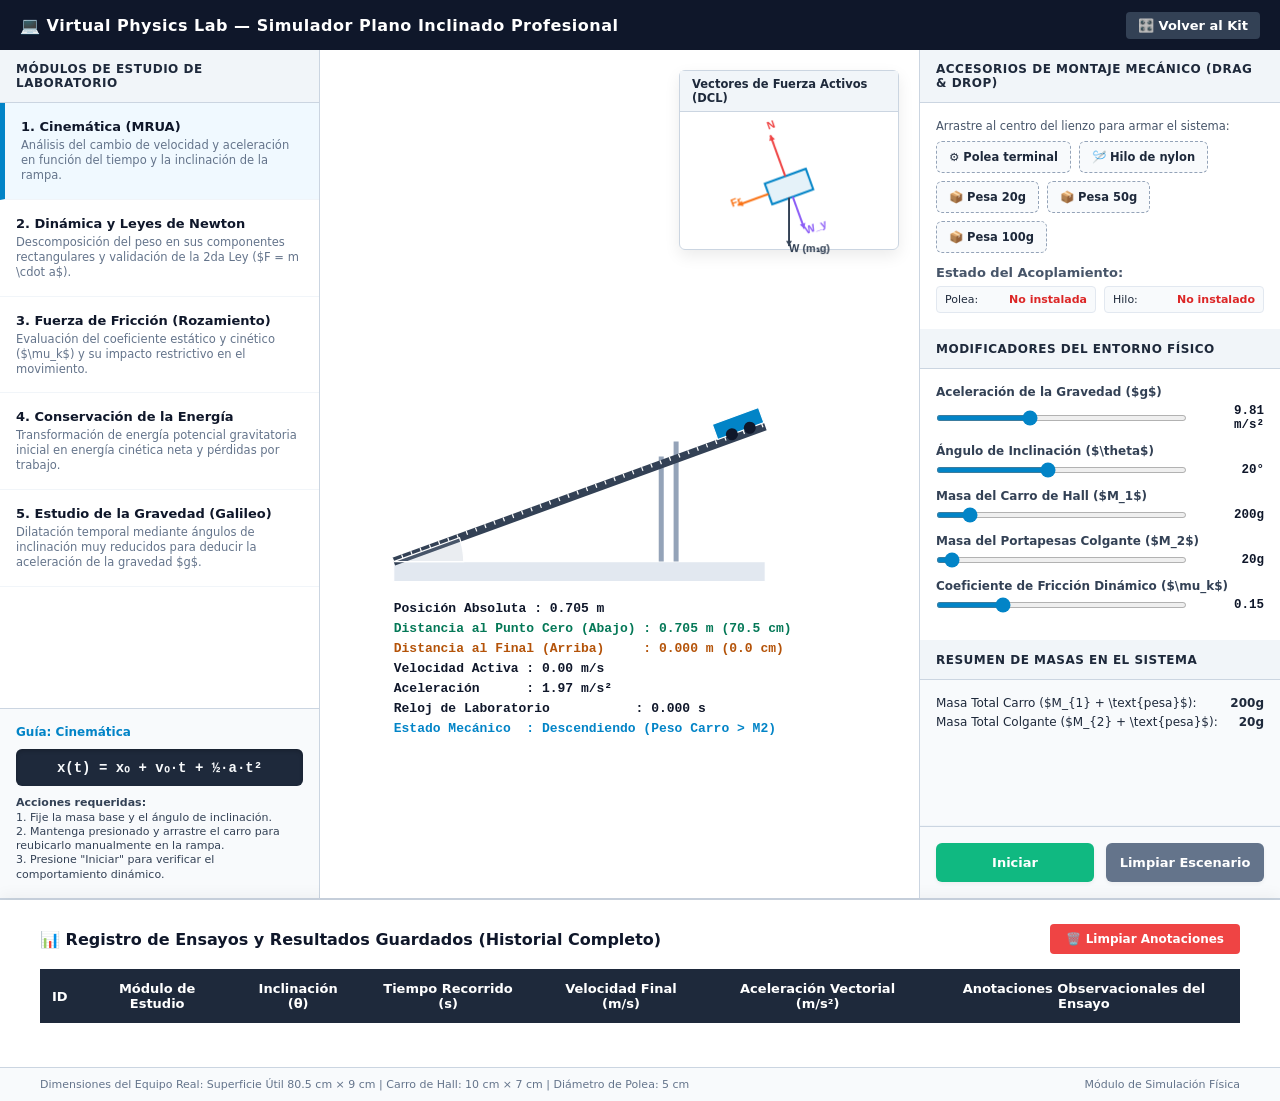
<file: simulador1.html>
<!DOCTYPE html>
<html lang="es">
<head>
    <meta charset="UTF-8">
    <meta name="viewport" content="width=device-width, initial-scale=1.0">
    <title>Simulador de Plano Inclinado - Laboratorio de Física Avanzado</title>
    <style>
        :root {
            --bg-main: #f4f7fa;
            --panel-bg: #ffffff;
            --text-dark: #1e293b;
            --text-muted: #64748b;
            --accent-blue: #0284c7;
            --border-color: #cbd5e1;
            --header-bg: #0f172a;
            --green-success: #10b981;
            --red-danger: #ef4444;
        }

        * { box-sizing: border-box; margin: 0; padding: 0; font-family: 'Segoe UI', system-ui, sans-serif; }

        body {
            background-color: var(--bg-main);
            color: var(--text-dark);
            display: flex;
            flex-direction: column;
            height: 100vh;
            width: 100vw;
            overflow-x: hidden;
            overflow-y: auto;
            font-size: 13px;
        }

        header {
            background: var(--header-bg);
            color: white;
            padding: 10px 20px;
            display: flex;
            justify-content: space-between;
            align-items: center;
            height: 50px;
            flex-shrink: 0;
            box-shadow: 0 2px 4px rgba(0,0,0,0.1);
        }
        .header-title { font-weight: 600; font-size: 16px; letter-spacing: 0.5px; }
        .btn-back { color: white; text-decoration: none; background: #334155; padding: 6px 12px; border-radius: 4px; font-weight: 600; }

        .app-main-section {
            display: flex;
            height: calc(100vh - 50px);
            min-height: 600px;
            flex-shrink: 0;
            border-bottom: 2px solid var(--border-color);
        }

        .left-sidebar {
            width: 320px;
            background: var(--panel-bg);
            border-right: 1px solid var(--border-color);
            display: flex;
            flex-direction: column;
            flex-shrink: 0;
        }
        .sidebar-title { 
            background: #f1f5f9; 
            padding: 12px 16px; 
            font-weight: 700; 
            font-size: 12px; 
            text-transform: uppercase; 
            letter-spacing: 0.5px;
            border-bottom: 1px solid var(--border-color);
        }
        .study-selector-list { list-style: none; padding: 0; overflow-y: auto; flex: 1; }
        .study-item {
            padding: 16px; border-bottom: 1px solid #f1f5f9; cursor: pointer; transition: background 0.2s;
        }
        .study-item:hover { background: #f8fafc; }
        .study-item.active { background: #f0f9ff; border-left: 5px solid var(--accent-blue); }
        .study-name { font-weight: bold; font-size: 13px; color: #0f172a; margin-bottom: 4px;}
        .study-desc { font-size: 11.5px; color: var(--text-muted); line-height: 1.3; }

        .methodology-box {
            padding: 16px; background: #f8fafc; border-top: 1px solid var(--border-color); font-size: 12px;
        }
        .formula-display {
            background: #1e293b; color: #f8fafc; padding: 10px; border-radius: 6px;
            font-family: 'Courier New', Courier, monospace; font-weight: bold; margin: 10px 0; text-align: center; font-size: 14px;
            box-shadow: inset 0 2px 4px rgba(0,0,0,0.2);
        }

        .center-stage {
            flex: 1;
            background: #ffffff;
            position: relative;
            display: flex;
            justify-content: center;
            align-items: center;
            border-right: 1px solid var(--border-color);
            overflow: hidden;
        }
        #mainCanvas { width: 100%; height: 100%; display: block; }

        .dcl-window {
            position: absolute;
            top: 20px; right: 20px;
            width: 220px; height: 180px;
            background: rgba(255, 255, 255, 0.98);
            border: 1px solid var(--border-color);
            border-radius: 6px;
            box-shadow: 0 6px 16px rgba(0,0,0,0.08);
            z-index: 10;
            display: flex;
            flex-direction: column;
        }
        .dcl-header { background: #f1f5f9; padding: 6px 12px; font-weight: bold; border-bottom: 1px solid var(--border-color); font-size: 11.5px; }

        .right-sidebar {
            width: 360px;
            background: var(--panel-bg);
            display: flex;
            flex-direction: column;
            overflow-y: auto;
            flex-shrink: 0;
        }
        .sidebar-section { padding: 16px; border-bottom: 1px solid #f1f5f9; }
        
        .control-row { margin-bottom: 12px; }
        .control-row label { display: block; font-size: 12px; margin-bottom: 5px; color: #334155; font-weight: 600; }
        .slider-container { display: flex; align-items: center; gap: 12px; }
        .slider-container input[type="range"] { flex: 1; cursor: pointer; height: 6px; accent-color: var(--accent-blue); }
        .slider-val { width: 65px; text-align: right; font-family: monospace; font-weight: bold; color: #0f172a; font-size: 12.5px; }

        .drag-inventory { display: flex; flex-wrap: wrap; gap: 8px; margin-top: 6px; }
        .drag-item {
            padding: 8px 12px; background: #f8fafc; border: 1.5px dashed #94a3b8;
            border-radius: 6px; cursor: grab; font-weight: 600; font-size: 11.5px;
            display: flex; align-items: center; gap: 6px; user-select: none; transition: all 0.2s;
        }
        .drag-item:hover { background: #f1f5f9; border-color: #64748b; }
        .drag-item:active { cursor: grabbing; background: #e2e8f0; }

        .status-grid { display: grid; grid-template-columns: 1fr 1fr; gap: 8px; font-size: 11px; margin-top: 6px; }
        .status-indicator { padding: 6px 8px; background: #f8fafc; border: 1px solid #e2e8f0; border-radius: 4px; display: flex; justify-content: space-between; }
        .status-ok { color: #059669; font-weight: bold; }
        .status-ko { color: #dc2626; font-weight: bold; }

        .sim-actions { padding: 16px; display: grid; grid-template-columns: 1fr 1fr; gap: 12px; background: #f8fafc; border-top: 1px solid var(--border-color); }
        .btn { padding: 12px; border: none; border-radius: 6px; font-weight: bold; cursor: pointer; text-align: center; font-size: 13px; transition: all 0.2s; box-shadow: 0 2px 4px rgba(0,0,0,0.05); }
        .btn:hover { opacity: 0.95; transform: translateY(-1px); }
        .btn-play { background: var(--green-success); color: white; }
        .btn-reset { background: #64748b; color: white; }

        .table-container {
            width: 100%; background: #ffffff;
            padding: 24px 40px; flex-shrink: 0;
            box-shadow: 0 -4px 15px rgba(0,0,0,0.05);
        }
        .table-header-tool { display: flex; justify-content: space-between; align-items: center; margin-bottom: 15px; }
        .table-title { font-weight: 700; color: #0f172a; font-size: 16px; display: flex; align-items: center; gap: 8px; }
        .btn-clear-table { background: var(--red-danger); color: white; padding: 8px 16px; border-radius: 4px; border: none; font-weight: bold; cursor: pointer; font-size: 12px; transition: background 0.2s; }
        .btn-clear-table:hover { background: #b91c1c; }
        .data-table { width: 100%; border-collapse: collapse; text-align: center; font-size: 13px; margin-bottom: 20px;}
        .data-table th { background: #1e293b; color: white; padding: 12px; font-weight: 600; }
        .data-table td { border: 1px solid var(--border-color); padding: 10px; vertical-align: middle; background: #fff; }
        .input-note { width: 98%; padding: 8px; border: 1px solid var(--border-color); border-radius: 4px; font-size: 12.5px; }
        .input-note:focus { outline: none; border-color: var(--accent-blue); box-shadow: 0 0 0 2px rgba(2,132,199,0.2); }

        footer { background: #f8fafc; border-top: 1px solid var(--border-color); padding: 10px 40px; font-size: 11px; color: var(--text-muted); display: flex; justify-content: space-between; flex-shrink: 0; }
    </style>
</head>
<body>

    <header>
        <div class="header-title">💻 Virtual Physics Lab — Simulador Plano Inclinado Profesional</div>
        <a href="maquinas-simples.html" class="btn-back">🎛️ Volver al Kit</a>
    </header>

    <div class="app-main-section">
        
        <div class="left-sidebar">
            <div class="sidebar-title">Módulos de Estudio de Laboratorio</div>
            <ul class="study-selector-list" id="studyList">
                <li class="study-item active" data-study="cinematica">
                    <div class="study-name">1. Cinemática (MRUA)</div>
                    <div class="study-desc">Análisis del cambio de velocidad y aceleración en función del tiempo y la inclinación de la rampa.</div>
                </li>
                <li class="study-item" data-study="dinamica">
                    <div class="study-name">2. Dinámica y Leyes de Newton</div>
                    <div class="study-desc">Descomposición del peso en sus componentes rectangulares y validación de la 2da Ley ($F = m \cdot a$).</div>
                </li>
                <li class="study-item" data-study="friccion">
                    <div class="study-name">3. Fuerza de Fricción (Rozamiento)</div>
                    <div class="study-desc">Evaluación del coeficiente estático y cinético ($\mu_k$) y su impacto restrictivo en el movimiento.</div>
                </li>
                <li class="study-item" data-study="energia">
                    <div class="study-name">4. Conservación de la Energía</div>
                    <div class="study-desc">Transformación de energía potencial gravitatoria inicial en energía cinética neta y pérdidas por trabajo.</div>
                </li>
                <li class="study-item" data-study="galileo">
                    <div class="study-name">5. Estudio de la Gravedad (Galileo)</div>
                    <div class="study-desc">Dilatación temporal mediante ángulos de inclinación muy reducidos para deducir la aceleración de la gravedad $g$.</div>
                </li>
            </ul>

            <div class="methodology-box">
                <span style="font-weight: bold; color: var(--accent-blue);" id="methodologyTitle">Guía: Cinemática</span>
                <div class="formula-display" id="methodologyFormula">x(t) = x₀ + v₀·t + ½·a·t²</div>
                <div style="color: #334155; line-height: 1.3; font-size: 11px;" id="methodologySteps">
                    <b>Acciones requeridas:</b><br>
                    1. Fije la masa base y el ángulo de inclinación.<br>
                    2. Mantenga presionado y arrastre el carro para reubicarlo manualmente en la rampa.<br>
                    3. Presione "Iniciar" para verificar el comportamiento dinámico.
                </div>
            </div>
        </div>

        <div class="center-stage" id="canvasContainer">
            <div class="dcl-window">
                <div class="dcl-header">Vectores de Fuerza Activos (DCL)</div>
                <canvas id="dclCanvas" width="220" height="150"></canvas>
            </div>
            <canvas id="mainCanvas"></canvas>
        </div>

        <div class="right-sidebar">
            <div class="sidebar-title">Accesorios de Montaje Mecánico (Drag & Drop)</div>
            <div class="sidebar-section">
                <div style="font-size: 11.5px; margin-bottom: 8px; color: #475569;">Arrastre al centro del lienzo para armar el sistema:</div>
                <div class="drag-inventory">
                    <div class="drag-item" draggable="true" id="drag-polea" data-type="polea">⚙️ Polea terminal</div>
                    <div class="drag-item" draggable="true" id="drag-hilo" data-type="hilo">🪡 Hilo de nylon</div>
                    <div class="drag-item" draggable="true" data-type="weight" data-value="20">📦 Pesa 20g</div>
                    <div class="drag-item" draggable="true" data-type="weight" data-value="50">📦 Pesa 50g</div>
                    <div class="drag-item" draggable="true" data-type="weight" data-value="100">📦 Pesa 100g</div>
                </div>
                
                <div style="margin-top: 12px; font-weight: bold; color: #475569; margin-bottom: 6px;">Estado del Acoplamiento:</div>
                <div class="status-grid">
                    <div class="status-indicator">Polea: <span id="stPolea" class="status-ko">No instalada</span></div>
                    <div class="status-indicator">Hilo: <span id="stHilo" class="status-ko">No instalado</span></div>
                </div>
            </div>

            <div class="sidebar-title">Modificadores del Entorno Físico</div>
            <div class="sidebar-section">
                <div class="control-row">
                    <label>Aceleración de la Gravedad ($g$)</label>
                    <div class="slider-container">
                        <input type="range" id="slGrav" min="1.0" max="25.0" step="0.01" value="9.81">
                        <span class="slider-val" id="valGrav">9.81 m/s²</span>
                    </div>
                </div>
                <div class="control-row">
                    <label>Ángulo de Inclinación ($\theta$)</label>
                    <div class="slider-container">
                        <input type="range" id="slAngle" min="0" max="45" step="1" value="20">
                        <span class="slider-val" id="valAngle">20°</span>
                    </div>
                </div>
                <div class="control-row">
                    <label>Masa del Carro de Hall ($M_1$)</label>
                    <div class="slider-container">
                        <input type="range" id="slM1" min="100" max="1000" step="10" value="200">
                        <span class="slider-val" id="valM1">200g</span>
                    </div>
                </div>
                <div class="control-row" id="rowM2">
                    <label>Masa del Portapesas Colgante ($M_2$)</label>
                    <div class="slider-container">
                        <input type="range" id="slM2" min="10" max="300" step="5" value="20">
                        <span class="slider-val" id="valM2">20g</span>
                    </div>
                </div>
                <div class="control-row">
                    <label>Coeficiente de Fricción Dinámico ($\mu_k$)</label>
                    <div class="slider-container">
                        <input type="range" id="slMuk" min="0.0" max="0.6" step="0.01" value="0.15">
                        <span class="slider-val" id="valMuk">0.15</span>
                    </div>
                </div>
            </div>

            <div class="sidebar-title">Resumen de Masas en el Sistema</div>
            <div class="sidebar-section" style="background: #f8fafc; font-size:12px; flex: 1;">
                <div style="display:flex; justify-content:space-between; margin-bottom:5px;">
                    <span>Masa Total Carro ($M_{1} + \text{pesa}$):</span><span id="lblTotalM1" style="font-weight:bold;">200g</span>
                </div>
                <div style="display:flex; justify-content:space-between;">
                    <span>Masa Total Colgante ($M_{2} + \text{pesa}$):</span><span id="lblTotalM2" style="font-weight:bold;">20g</span>
                </div>
            </div>

            <div class="sim-actions">
                <button class="btn btn-play" id="btnPlay" onclick="toggleSimulation()">Iniciar</button>
                <button class="btn btn-reset" onclick="resetSimulation()">Limpiar Escenario</button>
            </div>
        </div>
    </div>

    <div class="table-container">
        <div class="table-header-tool">
            <span class="table-title">📊 Registro de Ensayos y Resultados Guardados (Historial Completo)</span>
            <button class="btn-clear-table" onclick="clearTableData()">🗑️ Limpiar Anotaciones</button>
        </div>
        <table class="data-table">
            <thead>
                <tr id="tableHeadRow"></tr>
            </thead>
            <tbody id="tableBody"></tbody>
        </table>
    </div>

    <footer>
        <span>Dimensiones del Equipo Real: Superficie Útil 80.5 cm × 9 cm | Carro de Hall: 10 cm × 7 cm | Diámetro de Polea: 5 cm</span>
        <span>Módulo de Simulación Física</span>
    </footer>

    <script>
        const canvas = document.getElementById('mainCanvas');
        const ctx = canvas.getContext('2d');
        const dclCanvas = document.getElementById('dclCanvas');
        const dclCtx = dclCanvas.getContext('2d');

        const PLANE_L = 0.805; 
        const CART_L = 0.100;  
        const PULLEY_D = 0.050;

        let currentStudy = "cinematica";
        let env_g = 9.81;
        let angleDeg = 20;
        let theta = angleDeg * Math.PI / 180;
        let baseM1 = 0.200;
        let baseM2 = 0.020;
        let muk = 0.15;

        let addedM1 = 0;
        let addedM2 = 0;
        let hasPolea = false;
        let hasHilo = false;

        let maxTravel = PLANE_L - CART_L;
        let posX = maxTravel; // x representa la distancia desde la base (0 = abajo, maxTravel = arriba)
        let velV = 0;
        let acelA = 0;
        let direction = 0; // 1: baja, -1: sube, 0: quieto
        let timeT = 0;
        let isRunning = false;
        let dt = 0.01;
        let recordsCount = 0;

        // Variables para reubicación manual (arrastrar carro en la rampa)
        let isDraggingCart = false;
        let targetCarroZone = { x: 0, y: 0, r: 50 };
        let targetGanchoZone = { x: 0, y: 0, r: 45 };
        let draggedType = null;
        let draggedValue = null;

        // Variables auxiliares de proyección de la escena
        let cachedOrigin = { ox: 0, oy: 0, scale: 1 };

        const studyGuides = {
            cinematica: {
                title: "Guía: Cinemática (MRUA)",
                formula: "a = constante, v = a·t, x = x₀ ± ½·a·t²",
                steps: "Demuestra de forma empírica el MRUA. Al deslizar el carro, se registra el perfil cinemático completo respecto al cronómetro."
            },
            dinamica: {
                title: "Guía: Dinámica (Leyes de Newton)",
                formula: "F_neta = ∑F = m·a",
                steps: "Determina la descomposición del peso en rampa. Evalúa la fuerza normal y calcula analíticamente la aceleración."
            },
            friccion: {
                title: "Guía: Rozamiento",
                formula: "f_r = μ_k · N, F_neta = W_x - f_r",
                steps: "Compara fuerzas tangenciales. Permite evidenciar cómo el acabado superficial frena o bloquea por completo el avance mecánico."
            },
            energia: {
                title: "Guía: Conservación de Energía",
                formula: "E_p = m·g·h ──> E_c = ½·m·v²",
                steps: "Verifica el principio general del balance de energía térmica y cinética al transformar la altura gravitatoria en velocidad."
            },
            galileo: {
                title: "Guía: Rampa de Galileo",
                formula: "a = g · sen(θ)  [Si f_r = 0]",
                steps: "Recrea el diseño original de Galileo Galilei. Reduce la inclinación a ángulos mínimos para ralentizar la caída libre y medir g de forma indirecta."
            }
        };

        // Eventos de selección de estudio
        document.getElementById('studyList').addEventListener('click', (e) => {
            let item = e.target.closest('.study-item');
            if (!item) return;
            document.querySelectorAll('.study-item').forEach(li => li.classList.remove('active'));
            item.classList.add('active');
            currentStudy = item.getAttribute('data-study');
            
            document.getElementById('methodologyTitle').innerText = studyGuides[currentStudy].title;
            document.getElementById('methodologyFormula').innerText = studyGuides[currentStudy].formula;
            document.getElementById('methodologySteps').innerHTML = "<b>Acciones requeridas:</b><br>" + studyGuides[currentStudy].steps;
            
            configureTableHeaders();
            resetSimulation();
        });

        // Configuración Drag & Drop de Pesas y Herramientas
        document.querySelectorAll('.drag-item').forEach(item => {
            item.addEventListener('dragstart', (e) => {
                draggedType = item.getAttribute('data-type');
                draggedValue = item.getAttribute('data-value');
            });
        });

        canvas.addEventListener('dragover', (e) => e.preventDefault());

        canvas.addEventListener('drop', (e) => {
            e.preventDefault();
            const rect = canvas.getBoundingClientRect();
            const mouseX = e.clientX - rect.left;
            const mouseY = e.clientY - rect.top;

            let distCarro = Math.hypot(mouseX - targetCarroZone.x, mouseY - targetCarroZone.y);
            let distGancho = Math.hypot(mouseX - targetGanchoZone.x, mouseY - targetGanchoZone.y);

            if (draggedType === 'hilo') {
                hasHilo = true;
                document.getElementById('stHilo').innerText = "Instalado";
                document.getElementById('stHilo').className = "status-ok";
            } else if (draggedType === 'polea') {
                hasPolea = true;
                document.getElementById('stPolea').innerText = "Instalada";
                document.getElementById('stPolea').className = "status-ok";
            } else if (draggedType === 'weight') {
                let weightVal = parseFloat(draggedValue) / 1000;
                if (distCarro < targetCarroZone.r + 50) {
                    addedM1 += weightVal;
                } else if (distGancho < targetGanchoZone.r + 50) {
                    addedM2 += weightVal;
                }
            }
            recalculatePhysics();
        });

        // Eventos del Mouse para Fijar el Carro Manualmente en el Canvas
        canvas.addEventListener('mousedown', (e) => {
            if (isRunning) return; // Desactivado durante la animación activa
            const rect = canvas.getBoundingClientRect();
            const mouseX = e.clientX - rect.left;
            const mouseY = e.clientY - rect.top;

            // Verificar si el clic se hizo sobre la zona del carro
            let distCarro = Math.hypot(mouseX - targetCarroZone.x, mouseY - targetCarroZone.y);
            if (distCarro < targetCarroZone.r) {
                isDraggingCart = true;
            }
        });

        canvas.addEventListener('mousemove', (e) => {
            if (!isDraggingCart) return;
            const rect = canvas.getBoundingClientRect();
            const mouseX = e.clientX - rect.left;
            const mouseY = e.clientY - rect.top;

            // Proyectar el mouse sobre la línea de la rampa inclinada
            let dx = mouseX - cachedOrigin.ox;
            let dy = cachedOrigin.oy - mouseY; // Invertir Y para coordenadas físicas normales

            // Resolver distancia escalar a lo largo de la rampa usando el producto punto
            let rampaX = dx * Math.cos(theta) + dy * Math.sin(theta);
            let pX = rampaX / cachedOrigin.scale;

            // Limitar dentro del rango físico válido de la rampa
            if (pX < 0.005) pX = 0.005;
            if (pX > maxTravel) pX = maxTravel;

            posX = pX;
            velV = 0;
            timeT = 0;
            recalculatePhysics();
        });

        canvas.addEventListener('mouseup', () => { isDraggingCart = false; });
        canvas.addEventListener('mouseleave', () => { isDraggingCart = false; });

        // Inputs dinámicos
        document.getElementById('slGrav').addEventListener('input', (e) => { env_g = parseFloat(e.target.value); document.getElementById('valGrav').innerText = env_g.toFixed(2) + " m/s²"; recalculatePhysics(); });
        document.getElementById('slAngle').addEventListener('input', (e) => { angleDeg = parseInt(e.target.value); document.getElementById('valAngle').innerText = angleDeg + "°"; theta = angleDeg * Math.PI / 180; recalculatePhysics(); });
        document.getElementById('slM1').addEventListener('input', (e) => { baseM1 = parseFloat(e.target.value)/1000; recalculatePhysics(); });
        document.getElementById('slM2').addEventListener('input', (e) => { baseM2 = parseFloat(e.target.value)/1000; recalculatePhysics(); });
        document.getElementById('slMuk').addEventListener('input', (e) => { muk = parseFloat(e.target.value); document.getElementById('valMuk').innerText = muk.toFixed(2); recalculatePhysics(); });

        // Ecuaciones de Física Avanzada Bidireccional
        function recalculatePhysics() {
            let totalM1 = baseM1 + addedM1;
            let totalM2 = baseM2 + addedM2;

            document.getElementById('valM1').innerText = Math.round(baseM1*1000) + "g";
            document.getElementById('valM2').innerText = Math.round(baseM2*1000) + "g";
            document.getElementById('lblTotalM1').innerText = Math.round(totalM1*1000) + "g";
            document.getElementById('lblTotalM2').innerText = Math.round(totalM2*1000) + "g";

            let W1x = totalM1 * env_g * Math.sin(theta);
            let W1y = totalM1 * env_g * Math.cos(theta);
            let N = W1y;
            let Fr = muk * N;
            
            let T = 0;
            let totalMass = totalM1;

            if (hasPolea && hasHilo) {
                let W2 = totalM2 * env_g;
                totalMass = totalM1 + totalM2;
                
                // Fuerza impulsora si el carro BAJA por la rampa
                let forceDown = W1x - W2;
                // Fuerza impulsora si el carro SUBE arrastrado por M2
                let forceUp = W2 - W1x;

                if (forceDown > Fr) {
                    // El carro vence la fricción y BAJA
                    acelA = (forceDown - Fr) / totalMass;
                    direction = 1; 
                    T = W2 + totalM2 * acelA;
                } else if (forceUp > Fr) {
                    // M2 es pesado, vence la fricción y SUBE el carro
                    acelA = (forceUp - Fr) / totalMass;
                    direction = -1; 
                    T = W2 - totalM2 * acelA;
                } else {
                    // Equilibrio: Las fuerzas no superan el umbral de rozamiento
                    acelA = 0;
                    direction = 0;
                    T = W2;
                }
            } else {
                // Sin acoplamiento (Solo el carro M1 libre en la rampa)
                let forceDown = W1x;
                if (forceDown > Fr) {
                    acelA = (forceDown - Fr) / totalM1;
                    direction = 1;
                } else {
                    acelA = 0;
                    direction = 0;
                }
            }

            if (!isRunning) {
                drawScene();
                drawDCL(W1x, W1y, N, Fr, T);
            }
            return { T, W1x, W1y, N, Fr, totalM1, totalM2 };
        }

        function toggleSimulation() {
            if (!isRunning) {
                // Si está en los extremos según la dirección del movimiento, auto-reiniciar
                if (direction === 1 && posX <= 0.005) posX = maxTravel;
                if (direction === -1 && posX >= maxTravel) posX = 0.005;

                isRunning = true;
                document.getElementById('btnPlay').innerText = "Pausar";
                document.getElementById('btnPlay').style.background = "#eab308";
                runLoop();
            } else {
                isRunning = false;
                document.getElementById('btnPlay').innerText = "Iniciar";
                document.getElementById('btnPlay').style.background = "var(--green-success)";
            }
        }

        function resetSimulation() {
            isRunning = false;
            posX = maxTravel;
            velV = 0;
            acelA = 0;
            direction = 0;
            timeT = 0;
            addedM1 = 0;
            addedM2 = 0;
            hasHilo = false;
            hasPolea = false;
            document.getElementById('stHilo').innerText = "No instalado";
            document.getElementById('stHilo').className = "status-ko";
            document.getElementById('stPolea').innerText = "No instalada";
            document.getElementById('stPolea').className = "status-ko";
            document.getElementById('btnPlay').innerText = "Iniciar";
            document.getElementById('btnPlay').style.background = "var(--green-success)";
            recalculatePhysics();
        }

        function runLoop() {
            if (!isRunning) return;

            let physicalData = recalculatePhysics();

            if (acelA > 0 && direction !== 0) {
                timeT += dt;
                velV += acelA * dt;
                
                // Variación de posición según el vector dirección
                if (direction === 1) {
                    posX -= velV * dt; // Baja de la rampa (Hacia x = 0)
                    if (posX <= 0.005) {
                        posX = 0.005;
                        stopAndLog(physicalData);
                    }
                } else if (direction === -1) {
                    posX += velV * dt; // Sube por la rampa (Hacia x = maxTravel)
                    if (posX >= maxTravel) {
                        posX = maxTravel;
                        stopAndLog(physicalData);
                    }
                }
            } else {
                // Se detiene de inmediato por falta de fuerzas netas suficientes
                isRunning = false;
                document.getElementById('btnPlay').innerText = "Iniciar";
                document.getElementById('btnPlay').style.background = "var(--green-success)";
            }

            drawScene();
            if (isRunning) {
                requestAnimationFrame(runLoop);
            }
        }

        function stopAndLog(physicalData) {
            let finalV = velV;
            let finalT = timeT;
            let finalAcel = acelA * direction; // Conservar el sentido del vector
            velV = 0; 
            isRunning = false;
            document.getElementById('btnPlay').innerText = "Iniciar";
            document.getElementById('btnPlay').style.background = "var(--green-success)";
            saveScientificLog(physicalData, finalV, finalT, finalAcel);
        }

        function configureTableHeaders() {
            let headerRow = document.getElementById('tableHeadRow');
            let baseCols = `<th>ID</th><th>Módulo de Estudio</th>`;
            
            switch (currentStudy) {
                case 'cinematica':
                    headerRow.innerHTML = baseCols + `<th>Inclinación (θ)</th><th>Tiempo Recorrido (s)</th><th>Velocidad Final (m/s)</th><th>Aceleración Vectorial (m/s²)</th><th>Anotaciones Observacionales del Ensayo</th>`;
                    break;
                case 'dinamica':
                    headerRow.innerHTML = baseCols + `<th>Masa Total Carro (kg)</th><th>Componente Peso W_x (N)</th><th>Fuerza Normal N (N)</th><th>Aceleración Neta (m/s²)</th><th>Anotaciones Observacionales del Ensayo</th>`;
                    break;
                case 'friccion':
                    headerRow.innerHTML = baseCols + `<th>Coef. Fricción (μ_k)</th><th>Fuerza Rozamiento F_r (N)</th><th>Sentido de Movimiento</th><th>Aceleración (m/s²)</th><th>Anotaciones Observacionales del Ensayo</th>`;
                    break;
                case 'energia':
                    headerRow.innerHTML = baseCols + `<th>Altura Inicial H (m)</th><th>Energía Potencial Ep_0 (J)</th><th>Energía Cinética Ec_f (J)</th><th>Trabajo por Fricción (J)</th><th>Anotaciones Observacionales del Ensayo</th>`;
                    break;
                case 'galileo':
                    headerRow.innerHTML = baseCols + `<th>Ángulo Dilatado (θ)</th><th>Tiempo Registrado (s)</th><th>Aceleración (m/s²)</th><th>Gravedad Deducida g (m/s²)</th><th>Anotaciones Observacionales del Ensayo</th>`;
                    break;
            }
        }

        function saveScientificLog(phys, finalV, finalT, finalAcel) {
            recordsCount++;
            let body = document.getElementById('tableBody');
            let row = document.createElement('tr');
            
            let initialHeight = posX * Math.sin(theta);
            let Ep = phys.totalM1 * env_g * initialHeight;
            let Ec = 0.5 * phys.totalM1 * Math.pow(finalV, 2);
            let WorkLoss = phys.Fr * Math.abs(maxTravel - posX);
            let deducg = Math.abs(finalAcel) / Math.sin(theta);

            let rowContent = `<td>#${recordsCount}</td><td><b>${currentStudy.toUpperCase()}</b></td>`;

            let txtDirection = direction === 1 ? "BAJA (Directo)" : (direction === -1 ? "SUBE (Arrastrado)" : "ESTÁTICO");

            switch (currentStudy) {
                case 'cinematica':
                    rowContent += `<td>${angleDeg}°</td><td>${finalT.toFixed(3)} s</td><td>${finalV.toFixed(2)} m/s</td><td>${finalAcel.toFixed(2)} m/s²</td>`;
                    break;
                case 'dinamica':
                    rowContent += `<td>${phys.totalM1.toFixed(3)} kg</td><td>${phys.W1x.toFixed(3)} N</td><td>${phys.W1y.toFixed(3)} N</td><td>${finalAcel.toFixed(2)} m/s²</td>`;
                    break;
                case 'friccion':
                    rowContent += `<td>${muk.toFixed(2)}</td><td>${phys.Fr.toFixed(3)} N</td><td>${txtDirection}</td><td>${Math.abs(finalAcel).toFixed(2)} m/s²</td>`;
                    break;
                case 'energia':
                    rowContent += `<td>${initialHeight.toFixed(3)} m</td><td>${Ep.toFixed(3)} J</td><td>${Ec.toFixed(3)} J</td><td>${WorkLoss.toFixed(3)} J</td>`;
                    break;
                case 'galileo':
                    rowContent += `<td>${angleDeg}°</td><td>${finalT.toFixed(3)} s</td><td>${Math.abs(finalAcel).toFixed(2)} m/s²</td><td>${angleDeg > 0 ? deducg.toFixed(2)+' m/s²' : 'Indefinido'}</td>`;
                    break;
            }

            rowContent += `<td><input type="text" class="input-note" placeholder="Escriba aquí sus observaciones de laboratorio..."></td>`;
            row.innerHTML = rowContent;
            body.appendChild(row);

            setTimeout(() => {
                window.scrollTo({ top: document.body.scrollHeight, behavior: 'smooth' });
            }, 300);
        }

        function clearTableData() {
            recordsCount = 0;
            document.getElementById('tableBody').innerHTML = "";
        }

        function drawDCL(W1x, W1y, N, Fr, T) {
            dclCtx.clearRect(0,0,220,150);
            let cx = 110, cy = 75;
            
            dclCtx.save();
            dclCtx.translate(cx, cy);
            dclCtx.rotate(-theta);

            dclCtx.fillStyle = "rgba(2, 132, 199, 0.1)";
            dclCtx.strokeStyle = "#0284c7";
            dclCtx.lineWidth = 2;
            dclCtx.fillRect(-22, -11, 44, 22);
            dclCtx.strokeRect(-22, -11, 44, 22);

            // Vector Normal (Siempre perpendicular al plano)
            drawVector(dclCtx, 0, -11, 0, -55, "#ef4444", "N");
            
            // Tensión (Hacia la polea)
            if (hasHilo && hasPolea) drawVector(dclCtx, 22, 0, 60, 0, "#10b981", "T");
            
            // Fricción (Siempre opuesta al movimiento inminente o activo)
            if (direction === -1) {
                // Si sube, la fricción apunta hacia abajo de la rampa
                drawVector(dclCtx, -22, 0, -55, 0, "#f97316", "Fr");
            } else {
                // Si baja o está quieto con tendencia a bajar
                drawVector(dclCtx, -22, 0, -55, 0, "#f97316", "Fr");
            }
            
            // Componente rectangular del Peso Y
            drawVector(dclCtx, 0, 11, 0, 45, "#8b5cf6", "W_y");

            dclCtx.restore();
            // Peso gravitacional neto (Siempre vertical absoluto hacia abajo)
            drawVector(dclCtx, cx, cy + 11, cx, cy + 60, "#334155", "W (m₁g)");
        }

        function drawVector(ctx, x1, y1, x2, y2, color, label) {
            ctx.strokeStyle = color; ctx.fillStyle = color; ctx.lineWidth = 2;
            ctx.beginPath(); ctx.moveTo(x1, y1); ctx.lineTo(x2, y2); ctx.stroke();
            let ang = Math.atan2(y2 - y1, x2 - x1);
            ctx.beginPath(); ctx.moveTo(x2, y2);
            ctx.lineTo(x2 - 6 * Math.cos(ang - Math.PI/6), y2 - 6 * Math.sin(ang - Math.PI/6));
            ctx.lineTo(x2 - 6 * Math.cos(ang + Math.PI/6), y2 - 6 * Math.sin(ang + Math.PI/6));
            ctx.fill();
            ctx.font = "bold 11px sans-serif"; ctx.fillText(label, x2 + 6 * Math.cos(ang), y2 + 6 * Math.sin(ang));
        }

        function drawScene() {
            ctx.clearRect(0,0,canvas.width,canvas.height);
            
            if (canvas.width !== canvas.clientWidth || canvas.height !== canvas.clientHeight) {
                canvas.width = canvas.clientWidth;
                canvas.height = canvas.clientHeight;
            }

            let scale = Math.min(canvas.width * 0.82, canvas.height * 0.75);
            let totalW = PLANE_L * scale * Math.cos(theta);
            let totalH = PLANE_L * scale * Math.sin(theta);
            
            let ox = (canvas.width - totalW) / 2 - 40;
            let oy = (canvas.height + totalH) / 2 + 20;

            // Guardar en caché el origen y la escala proyectada para el cálculo de reubicación por clic
            cachedOrigin.ox = ox;
            cachedOrigin.oy = oy;
            cachedOrigin.scale = scale;

            let ex = ox + PLANE_L * scale * Math.cos(theta);
            let ey = oy - PLANE_L * scale * Math.sin(theta);

            // Suelo base
            ctx.fillStyle = "#e2e8f0";
            ctx.fillRect(ox, oy, (ex - ox), 20);
            ctx.strokeRect(ox, oy, (ex - ox), 20);

            // Soportes del plano
            ctx.strokeStyle = "#94a3b8"; ctx.lineWidth = 5;
            ctx.beginPath();
            ctx.moveTo(ox + (ex-ox)*0.72, oy); ctx.lineTo(ox + (ex-ox)*0.72, ey + 30);
            ctx.moveTo(ox + (ex-ox)*0.76, oy); ctx.lineTo(ox + (ex-ox)*0.76, ey + 15);
            ctx.stroke();

            // Superficie de la rampa
            ctx.strokeStyle = "#334155"; ctx.lineWidth = 8;
            ctx.beginPath(); ctx.moveTo(ox, oy); ctx.lineTo(ex, ey); ctx.stroke();

            // Regla graduada métrica
            ctx.strokeStyle = "#ffffff"; ctx.lineWidth = 1.2;
            for(let i=0; i<=80; i+=2) {
                let f = i / 80.5;
                let rx = ox + f * (PLANE_L * scale) * Math.cos(theta);
                let ry = oy - f * (PLANE_L * scale) * Math.sin(theta);
                ctx.beginPath(); ctx.moveTo(rx, ry);
                ctx.lineTo(rx - 4*Math.sin(theta), ry - 4*Math.cos(theta));
                ctx.stroke();
            }

            // Transportador de ángulos visual
            ctx.fillStyle = "rgba(148, 163, 184, 0.2)";
            ctx.beginPath(); ctx.moveTo(ox, oy);
            ctx.arc(ox, oy, 70, 0, -theta, true); ctx.lineTo(ox, oy); ctx.fill();
            ctx.stroke();

            let pRadius = (PULLEY_D/2) * scale;
            let pcx = ex + pRadius * Math.sin(theta);
            let pcy = ey - pRadius * Math.cos(theta);

            if (hasPolea) {
                ctx.beginPath(); ctx.arc(pcx, pcy, pRadius, 0, 2*Math.PI);
                ctx.fillStyle = "#475569"; ctx.fill(); ctx.stroke();
                ctx.beginPath(); ctx.arc(pcx, pcy, 3, 0, 2*Math.PI);
                ctx.fillStyle = "#fff"; ctx.fill();
            }

            // Coordenadas dinámicas del Carro M1
            let cx = ox + posX * scale * Math.cos(theta);
            let cy = oy - posX * scale * Math.sin(theta);

            // Actualizar la zona interactiva del carro (centro de su masa)
            targetCarroZone.x = cx + (CART_L * scale / 2) * Math.cos(theta);
            targetCarroZone.y = cy - (CART_L * scale / 2) * Math.sin(theta);

            ctx.save();
            ctx.translate(cx, cy);
            ctx.rotate(-theta);

            // Dibujar Carro de Hall
            ctx.fillStyle = isDraggingCart ? "#026ca3" : "#0284c7";
            ctx.fillRect(0, -20, CART_L * scale, 16);
            ctx.strokeRect(0, -20, CART_L * scale, 16);
            
            // Ruedas del carro
            ctx.fillStyle = "#0f172a";
            ctx.beginPath(); 
            ctx.arc(15, -4, 6, 0, 2*Math.PI); 
            ctx.arc((CART_L * scale) - 15, -4, 6, 0, 2*Math.PI); 
            ctx.fill();

            // Peso extra añadido sobre M1
            if (addedM1 > 0) {
                ctx.fillStyle = "#64748b";
                ctx.fillRect(18, -32, (CART_L * scale) - 36, 12);
                ctx.fillStyle = "#ffffff"; ctx.font = "bold 10px sans-serif";
                ctx.fillText(`+${Math.round(addedM1*1000)}g`, 24, -23);
            }
            ctx.restore();

            // =========================================================================
            // LÓGICA REVISADA: COORDENADAS DE LA CARGA COLGANTE M2 (CONTRAPESO REAL)
            // =========================================================================
            let hangX = pcx + pRadius;
            
            // Punto de origen de la cuerda vertical (debajo de la polea)
            let topCordaY = pcy + pRadius; 
            
            // Longitud de carrera máxima libre en vertical
            let maxHangDistance = 110; 
            
            // Si posX == maxTravel (Carro ARRIBA), la pesa está en su punto más alto (cerca de la polea)
            // Si posX == 0 (Carro ABAJO), la pesa descendió a su punto más bajo
            let hangY = topCordaY + (maxTravel - posX) * scale;
            
            targetGanchoZone.x = hangX;
            targetGanchoZone.y = hangY + 15;

            // Dibujar Hilo acoplado armónicamente
            if (hasHilo) {
                let attachX = cx + (CART_L * scale) * Math.cos(theta);
                let attachY = cy - (CART_L * scale) * Math.sin(theta);
                ctx.strokeStyle = "#10b981"; ctx.lineWidth = 2;
                ctx.beginPath(); ctx.moveTo(attachX, attachY - 12);
                ctx.lineTo(pcx, pcy - pRadius);
                if (hasPolea) {
                    ctx.lineTo(hangX, hangY);
                }
                ctx.stroke();
            }

            // Dibujar Portapesas M2
            if (hasHilo && hasPolea) {
                ctx.fillStyle = "#334155";
                ctx.fillRect(hangX - 8, hangY, 16, 26);
                if (addedM2 > 0) {
                    ctx.fillStyle = "#94a3b8";
                    ctx.fillRect(hangX - 14, hangY + 8, 28, 10);
                    ctx.fillStyle = "#fff"; ctx.font = "bold 9px sans-serif";
                    ctx.fillText(`+${Math.round(addedM2*1000)}g`, hangX - 12, hangY + 16);
                }
            }

            // HUD Flotante de Telemetría (Valores calculados en tiempo real)
            ctx.fillStyle = "#0f172a"; 
            ctx.font = "bold 13px monospace";
            
            // Calcular las distancias relativas solicitadas
            let distanciaAlPuntoCero = posX; 
            let distanciaAlFinalRampa = maxTravel - posX; 
            
            // Convertir a centímetros para legibilidad de laboratorio
            let distCeroCm = distanciaAlPuntoCero * 100;
            let distFinalCm = distanciaAlFinalRampa * 100;

            ctx.fillText(`Posición Absoluta : ${posX.toFixed(3)} m`, ox, oy + 50);
            
            // Tramos de distancia diferenciados por colores
            ctx.fillStyle = "#047857"; // Verde
            ctx.fillText(`Distancia al Punto Cero (Abajo) : ${distanciaAlPuntoCero.toFixed(3)} m (${distCeroCm.toFixed(1)} cm)`, ox, oy + 70);
            
            ctx.fillStyle = "#b45309"; // Ámbar/Naranja
            ctx.fillText(`Distancia al Final (Arriba)     : ${distanciaAlFinalRampa.toFixed(3)} m (${distFinalCm.toFixed(1)} cm)`, ox, oy + 90);
            
            ctx.fillStyle = "#0f172a"; // Negro
            ctx.fillText(`Velocidad Activa : ${velV.toFixed(2)} m/s`, ox, oy + 110);
            
            let displayAcel = direction === 0 ? "0.00" : (acelA * direction).toFixed(2);
            ctx.fillText(`Aceleración      : ${displayAcel} m/s²`, ox, oy + 130);
            ctx.fillText(`Reloj de Laboratorio           : ${timeT.toFixed(3)} s`, ox, oy + 150);
            
            let txtMov = "Estático / Equilibrio";
            if (direction === 1) txtMov = "Descendiendo (Peso Carro > M2)";
            if (direction === -1) txtMov = "Ascendiendo (Arrastrado por M2)";
            ctx.fillStyle = "#0284c7"; // Azul
            ctx.fillText(`Estado Mecánico  : ${txtMov}`, ox, oy + 170);
        }

        window.addEventListener('resize', () => recalculatePhysics());
        
        window.onload = () => {
            configureTableHeaders();
            recalculatePhysics();
        };
    </script>
</body>
</html>
</file>
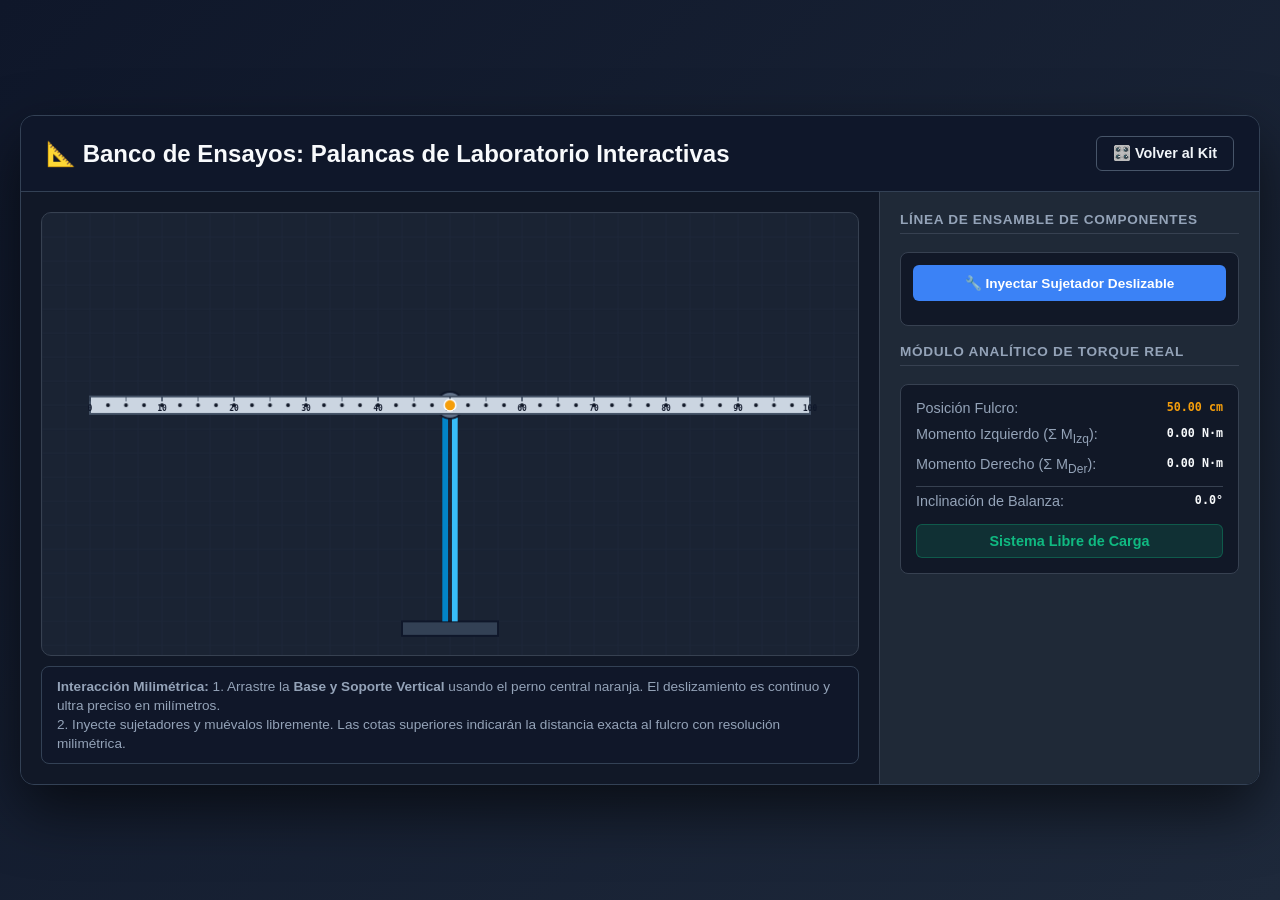
<file: simulador2.html>
<!DOCTYPE html>
<html lang="es">
<head>
    <meta charset="UTF-8">
    <meta name="viewport" content="width=device-width, initial-scale=1.0">
    <title>Módulo de Palancas - Laboratorio de Física Avanzado</title>
    <style>
        * {
            margin: 0;
            padding: 0;
            box-sizing: border-box;
            font-family: 'Segoe UI', Tahoma, Geneva, Verdana, sans-serif;
        }

        body {
            background: linear-gradient(135deg, #0f172a 0%, #1e293b 100%);
            min-height: 100vh;
            padding: 20px;
            color: #f1f5f9;
            display: flex;
            justify-content: center;
            align-items: center;
        }

        .container {
            max-width: 1350px;
            width: 100%;
            background: #1e293b;
            border: 1px solid #334155;
            border-radius: 14px;
            box-shadow: 0 25px 60px rgba(0, 0, 0, 0.6);
            overflow: hidden;
            display: flex;
            flex-direction: column;
        }

        header {
            background: #0f172a;
            padding: 20px 25px;
            border-bottom: 1px solid #334155;
            display: flex;
            justify-content: space-between;
            align-items: center;
        }

        header h1 {
            font-size: 1.5em;
            color: #f8fafc;
        }

        .btn-back {
            background: transparent;
            border: 1px solid #475569;
            color: #f1f5f9;
            padding: 8px 16px;
            text-decoration: none;
            border-radius: 6px;
            font-weight: bold;
            font-size: 0.9em;
            transition: all 0.2s;
        }

        .btn-back:hover {
            background: rgba(255, 255, 255, 0.05);
            border-color: #f1f5f9;
        }

        .workspace {
            display: grid;
            grid-template-columns: 1fr 380px;
            background: #111827;
        }

        .canvas-container {
            padding: 20px;
            display: flex;
            flex-direction: column;
            justify-content: center;
            align-items: center;
        }

        canvas {
            background: #1a2333;
            border: 1px solid #374151;
            border-radius: 10px;
            width: 100%;
            height: auto;
        }

        .instructions-panel {
            color: #94a3b8;
            font-size: 0.85em;
            margin-top: 10px;
            background: rgba(15, 23, 42, 0.6);
            padding: 10px 15px;
            border-radius: 8px;
            border: 1px solid #334155;
            width: 100%;
            line-height: 1.4;
        }

        .controls-panel {
            background: #1f2937;
            border-left: 1px solid #374151;
            padding: 20px;
            display: flex;
            flex-direction: column;
            gap: 18px;
        }

        .panel-title {
            font-size: 0.85em;
            font-weight: bold;
            text-transform: uppercase;
            letter-spacing: 0.05em;
            color: #94a3b8;
            border-bottom: 1px solid #374151;
            padding-bottom: 6px;
        }

        .assembly-bench {
            background: #111827;
            border: 1px solid #374151;
            border-radius: 8px;
            padding: 12px;
            display: flex;
            flex-direction: column;
            gap: 12px;
        }

        .btn-spawn {
            width: 100%;
            background: #3b82f6;
            border: none;
            color: white;
            padding: 10px;
            border-radius: 6px;
            cursor: pointer;
            font-size: 0.85em;
            font-weight: 600;
            transition: background 0.2s;
        }

        .btn-spawn:hover { background: #2563eb; }

        #elementsList {
            display: flex;
            flex-direction: column;
            gap: 10px;
            max-height: 240px;
            overflow-y: auto;
            padding-right: 4px;
        }

        .element-manager {
            background: #1f2937;
            border: 1px solid #374151;
            border-radius: 6px;
            padding: 10px;
        }

        .manager-row {
            display: flex;
            justify-content: space-between;
            align-items: center;
            font-size: 0.85em;
            color: #cbd5e1;
        }

        .btn-delete {
            background: #ef4444;
            color: white;
            border: none;
            padding: 2px 6px;
            border-radius: 4px;
            cursor: pointer;
            font-size: 0.8em;
        }
        .btn-delete:hover { background: #dc2626; }

        .weight-group {
            display: flex;
            gap: 4px;
            align-items: center;
        }

        .btn-w {
            background: #111827;
            border: 1px solid #4b5563;
            color: #cbd5e1;
            padding: 2px 6px;
            border-radius: 4px;
            font-size: 0.8em;
            cursor: pointer;
            font-weight: bold;
        }
        .btn-w:hover { background: #3b82f6; color: white; }

        .results-panel {
            background: #111827;
            border: 1px solid #374151;
            border-radius: 8px;
            padding: 15px;
            display: flex;
            flex-direction: column;
            gap: 10px;
        }

        .result-row {
            display: flex;
            justify-content: space-between;
            font-size: 0.9em;
        }

        .result-row span:first-child { color: #94a3b8; }
        .result-row span:last-child { font-family: monospace; font-weight: bold; color: #f8fafc; }

        .state-indicator {
            text-align: center;
            font-weight: bold;
            padding: 8px;
            border-radius: 6px;
            font-size: 0.9em;
            margin-top: 5px;
        }
        .state-balance { background: rgba(16, 185, 129, 0.15); color: #10b981; border: 1px solid rgba(16, 185, 129, 0.3); }
        .state-unbalance { background: rgba(239, 68, 68, 0.15); color: #ef4444; border: 1px solid rgba(239, 68, 68, 0.3); }
    </style>
</head>
<body>

    <div class="container">
        <header>
            <h1>📐 Banco de Ensayos: Palancas de Laboratorio Interactivas</h1>
            <a href="maquinas-simples.html" class="btn-back">🎛️ Volver al Kit</a>
        </header>

        <div class="workspace">
            <div class="canvas-container">
                <canvas id="blueprintCanvas" width="850" height="460"></canvas>
                <div class="instructions-panel">
                    <strong>Interacción Milimétrica:</strong> 
                    1. Arrastre la <strong>Base y Soporte Vertical</strong> usando el perno central naranja. El deslizamiento es continuo y ultra preciso en milímetros.<br>
                    2. Inyecte sujetadores y muévalos libremente. Las cotas superiores indicarán la distancia exacta al fulcro con resolución milimétrica.
                </div>
            </div>

            <div class="controls-panel">
                <div class="panel-title">Línea de Ensamble de Componentes</div>
                <div class="assembly-bench">
                    <button class="btn-spawn" onclick="spawnSujetador()">🔧 Inyectar Sujetador Deslizable</button>
                    <div id="elementsList"></div>
                </div>

                <div class="panel-title">Módulo Analítico de Torque Real</div>
                <div class="results-panel">
                    <div class="result-row">
                        <span>Posición Fulcro:</span>
                        <span id="txtPosFulcro" style="color: #f59e0b;">50.00 cm</span>
                    </div>
                    <div class="result-row">
                        <span>Momento Izquierdo (&Sigma; M<sub>Izq</sub>):</span>
                        <span id="txtTorqueIzq">0.00 N·m</span>
                    </div>
                    <div class="result-row">
                        <span>Momento Derecho (&Sigma; M<sub>Der</sub>):</span>
                        <span id="txtTorqueDer">0.00 N·m</span>
                    </div>
                    <div class="result-row" style="border-top:1px solid #374151; padding-top:6px;">
                        <span>Inclinación de Balanza:</span>
                        <span id="txtAnguloBalanza">0.0°</span>
                    </div>
                    <div id="balanceIndicator" class="state-indicator state-balance">Sistema Libre de Carga</div>
                </div>
            </div>
        </div>
    </div>

    <script>
        const canvas = document.getElementById('blueprintCanvas');
        const ctx = canvas.getContext('2d');

        const scale = 7.5; 
        const cx = canvas.width / 2;
        const cy = canvas.height / 2 - 30; 

        const barraLargo = 100 * scale;
        const barraEspesor = 2.4 * scale;
        const barraStartX = cx - (barraLargo / 2);

        // --- CAMBIO CLAVE: Posiciones iniciales con soporte decimal para milímetros ---
        let fulcroCm = 50.0; 
        
        let sujetadores = [];
        let activeDragType = null; 
        let activeDragIndex = null;
        let anguloBalanza = 0; 

        function spawnSujetador() {
            if (sujetadores.length >= 4) {
                alert("Límite de laboratorio: Máximo 4 abrazaderas simultáneas.");
                return;
            }
            let inicialCm = 20.0 + (sujetadores.length * 20.0);
            if(Math.abs(inicialCm - fulcroCm) < 1.0) inicialCm += 5.0;

            sujetadores.push({
                cmAbsoluto: inicialCm, 
                hasGancho: false,
                pesoTotal: 0,
                discos: { 10: 0, 20: 0, 50: 0 }
            });
            updateSimulation();
        }

        function deleteSujetador(index) {
            sujetadores.splice(index, 1);
            updateSimulation();
        }

        function toggleGancho(index, checked) {
            sujetadores[index].hasGancho = checked;
            if(!checked) {
                sujetadores[index].pesoTotal = 0;
                sujetadores[index].discos = { 10: 0, 20: 0, 50: 0 };
            }
            updateSimulation();
        }

        function alterDisco(index, discoVal, amount) {
            let s = sujetadores[index];
            if(!s.hasGancho) return;
            
            if (amount > 0) s.discos[discoVal]++;
            else if (s.discos[discoVal] > 0) s.discos[discoVal]--;

            s.pesoTotal = (s.discos[10]*10) + (s.discos[20]*20) + (s.discos[50]*50);
            updateSimulation();
        }

        function updateSimulation() {
            buildControlsUI();

            let torqueIzq = 0;
            let torqueDer = 0;

            // Actualización del panel analítico con precisión de dos decimales (milimétrica)
            document.getElementById('txtPosFulcro').innerText = fulcroCm.toFixed(2) + " cm";

            sujetadores.forEach(s => {
                if (!s.hasGancho || s.pesoTotal <= 0) return;
                
                let brazoCm = s.cmAbsoluto - fulcroCm;
                let brazoMetros = Math.abs(brazoCm) / 100;
                let momento = s.pesoTotal * brazoMetros;

                // Redondeo de flotantes para evitar imprecisiones de JavaScript en los límites de torque
                if (brazoCm < -0.01) {
                    torqueIzq += momento; 
                } else if (brazoCm > 0.01) {
                    torqueDer += momento; 
                }
            });

            document.getElementById('txtTorqueIzq').innerText = torqueIzq.toFixed(2) + " N·m";
            document.getElementById('txtTorqueDer').innerText = torqueDer.toFixed(2) + " N·m";
            
            let diferencia = torqueDer - torqueIzq;
            if (sujetadores.length === 0) {
                anguloBalanza = 0;
            } else {
                anguloBalanza = Math.max(-12, Math.min(12, diferencia * 2.5));
            }

            document.getElementById('txtAnguloBalanza').innerText = (anguloBalanza).toFixed(1) + "°";

            let indicator = document.getElementById('balanceIndicator');
            if (sujetadores.length === 0) {
                indicator.innerText = "Sistema Libre de Carga";
                indicator.className = "state-indicator state-balance";
            } else if (Math.abs(diferencia) <= 0.005) { // Tolerancia refinada para equilibrio milimétrico
                indicator.innerText = "Balanza en Equilibrio Perfecto";
                indicator.className = "state-indicator state-balance";
                anguloBalanza = 0; 
            } else {
                indicator.innerText = "Desequilibrio Vectorial Activo";
                indicator.className = "state-indicator state-unbalance";
            }

            renderGraphics();
        }

        function buildControlsUI() {
            const container = document.getElementById('elementsList');
            container.innerHTML = "";

            sujetadores.forEach((s, idx) => {
                let div = document.createElement('div');
                div.className = "element-manager";
                div.innerHTML = `
                    <div class="manager-row">
                        <strong>Sujetador #${idx + 1} (${s.cmAbsoluto.toFixed(1)} cm)</strong>
                        <button class="btn-delete" onclick="deleteSujetador(${idx})">Eliminar</button>
                    </div>
                    <div class="manager-row" style="margin-top: 6px;">
                        <label><input type="checkbox" ${s.hasGancho ? 'checked' : ''} onchange="toggleGancho(${idx}, this.checked)"> Usar Gancho Porta-pesas</label>
                        <span style="color:#3b82f6; font-weight:bold;">${s.pesoTotal} N</span>
                    </div>
                    ${s.hasGancho ? `
                    <div class="manager-row" style="margin-top:6px; background:#111827; padding:4px; border-radius:4px;">
                        <div class="weight-group">
                            <span>10N:${s.discos[10]}</span>
                            <button class="btn-w" onclick="alterDisco(${idx},10,1)">+</button>
                            <button class="btn-w" onclick="alterDisco(${idx},10,-1)">-</button>
                        </div>
                        <div class="weight-group">
                            <span>20N:${s.discos[20]}</span>
                            <button class="btn-w" onclick="alterDisco(${idx},20,1)">+</button>
                            <button class="btn-w" onclick="alterDisco(${idx},20,-1)">-</button>
                        </div>
                        <div class="weight-group">
                            <span>50N:${s.discos[50]}</span>
                            <button class="btn-w" onclick="alterDisco(${idx},50,1)">+</button>
                            <button class="btn-w" onclick="alterDisco(${idx},50,-1)">-</button>
                        </div>
                    </div>
                    ` : ''}
                `;
                container.appendChild(div);
            });
        }

        function renderGraphics() {
            ctx.clearRect(0, 0, canvas.width, canvas.height);

            // Rejilla de fondo
            ctx.strokeStyle = "#1e293b"; ctx.lineWidth = 1;
            for (let x = 0; x < canvas.width; x += 25) {
                ctx.beginPath(); ctx.moveTo(x, 0); ctx.lineTo(x, canvas.height); ctx.stroke();
            }
            for (let y = 0; y < canvas.height; y += 25) {
                ctx.beginPath(); ctx.moveTo(0, y); ctx.lineTo(canvas.width, y); ctx.stroke();
            }

            let fulcroX = barraStartX + (fulcroCm * scale);
            let groundY = canvas.height - 20;

            // Soporte vertical
            ctx.fillStyle = "#334155"; ctx.strokeStyle = "#0f172a"; ctx.lineWidth = 2;
            ctx.fillRect(fulcroX - 50, groundY - 15, 100, 15); 
            ctx.strokeRect(fulcroX - 50, groundY - 15, 100, 15);

            ctx.fillStyle = "#0284c7"; ctx.fillRect(fulcroX - 8, cy - 10, 6, groundY - cy - 5);
            ctx.fillStyle = "#38bdf8"; ctx.fillRect(fulcroX + 2, cy - 10, 6, groundY - cy - 5);

            ctx.fillStyle = "#64748b"; ctx.beginPath();
            ctx.arc(fulcroX, cy, 14, 0, Math.PI * 2); ctx.fill(); ctx.stroke();

            // ---- SISTEMA ROTACIONAL ----
            ctx.save();
            ctx.translate(fulcroX, cy);
            ctx.rotate(anguloBalanza * Math.PI / 180); 

            let despX = barraStartX - fulcroX; 
            ctx.fillStyle = "#cbd5e1"; ctx.strokeStyle = "#475569"; ctx.lineWidth = 2;
            ctx.fillRect(despX, -barraEspesor / 2, barraLargo, barraEspesor);
            ctx.strokeRect(despX, -barraEspesor / 2, barraLargo, barraEspesor);

            // Perforaciones de la regla
            ctx.fillStyle = "#111827";
            for (let i = 2.5; i < 100; i += 2.5) {
                ctx.beginPath(); ctx.arc(despX + (i * scale), 0, 2, 0, Math.PI * 2); ctx.fill();
            }

            // Marcas métricas fijas de la regla (0 a 100 cm)
            ctx.fillStyle = "#0f172a"; ctx.font = "bold 8px monospace"; ctx.textAlign = "center"; ctx.textBaseline = "middle";
            for (let i = 0; i <= 100; i += 5) {
                let markX = despX + (i * scale);
                ctx.strokeStyle = "#334155";
                ctx.lineWidth = (i % 10 === 0) ? 1.5 : 0.8;
                ctx.beginPath(); ctx.moveTo(markX, -barraEspesor / 2); ctx.lineTo(markX, -barraEspesor / 2 + 5); ctx.stroke();

                if (i % 10 === 0) {
                    ctx.fillText(i, markX, barraEspesor/2 - 5);
                }
            }

            // Sujetadores y Pesas Corredizas
            sujetadores.forEach((s, idx) => {
                let absX = despX + (s.cmAbsoluto * scale);
                let clampY = -barraEspesor / 2 - 1;

                // --- MODIFICACIÓN: Mostrar la distancia en milímetros o en cm con precisión milimétrica ---
                let distAlFulcro = s.cmAbsoluto - fulcroCm;
                // Calculamos los milímetros netos para la etiqueta de cota
                let mmTexto = (distAlFulcro * 10).toFixed(0); 

                ctx.fillStyle = "#fef08a"; ctx.font = "bold 10px monospace"; ctx.textAlign = "center";
                ctx.fillText(`${distAlFulcro > 0 ? '+' : ''}${mmTexto} mm (${distAlFulcro.toFixed(1)} cm)`, absX, clampY - 22);

                // Línea de cota (Brazo de palanca)
                ctx.strokeStyle = "rgba(254, 240, 138, 0.4)"; ctx.lineWidth = 1;
                ctx.beginPath(); ctx.moveTo(0, clampY - 14); ctx.lineTo(absX, clampY - 14); ctx.stroke();
                
                // Flecha de cota
                ctx.fillStyle = "rgba(254, 240, 138, 0.6)";
                ctx.beginPath(); ctx.moveTo(absX, clampY - 14);
                ctx.lineTo(absX - (distAlFulcro >= 0 ? 5 : -5), clampY - 17);
                ctx.lineTo(absX - (distAlFulcro >= 0 ? 5 : -5), clampY - 11);
                ctx.closePath(); ctx.fill();

                // Cuerpo del sujetador
                ctx.fillStyle = (activeDragType === 'sujetador' && activeDragIndex === idx) ? "#10b981" : "#64748b";
                ctx.strokeStyle = "#1e293b"; ctx.lineWidth = 1.5;
                ctx.fillRect(absX - 10, clampY, 20, barraEspesor + 2);
                ctx.strokeRect(absX - 10, clampY, 20, barraEspesor + 2);

                ctx.fillStyle = "#ffffff"; ctx.font = "bold 9px sans-serif";
                ctx.fillText(`S${idx+1}`, absX, clampY + barraEspesor/2 + 3);

                if (s.hasGancho) {
                    let ganchoY = barraEspesor / 2 + 3;
                    ctx.strokeStyle = "#94a3b8"; ctx.lineWidth = 2;
                    
                    ctx.beginPath(); ctx.arc(absX, ganchoY, 3, 0, Math.PI * 2); ctx.stroke();
                    ctx.beginPath(); ctx.moveTo(absX, ganchoY + 3); ctx.lineTo(absX, ganchoY + 35); ctx.stroke();
                    ctx.fillStyle = "#475569"; ctx.fillRect(absX - 12, ganchoY + 35, 24, 3);

                    let currentStackY = ganchoY + 35;
                    const diskH = 6;

                    ctx.fillStyle = "#ef4444"; ctx.strokeStyle = "#7f1d1d";
                    for(let i=0; i<s.discos[50]; i++) {
                        ctx.fillRect(absX - 18, currentStackY - diskH, 36, diskH); ctx.strokeRect(absX - 18, currentStackY - diskH, 36, diskH);
                        currentStackY -= diskH;
                    }
                    ctx.fillStyle = "#f59e0b"; ctx.strokeStyle = "#78350f";
                    for(let i=0; i<s.discos[20]; i++) {
                        ctx.fillRect(absX - 14, currentStackY - diskH, 28, diskH); ctx.strokeRect(absX - 14, currentStackY - diskH, 28, diskH);
                        currentStackY -= diskH;
                    }
                    ctx.fillStyle = "#10b981"; ctx.strokeStyle = "#064e3b";
                    for(let i=0; i<s.discos[10]; i++) {
                        ctx.fillRect(absX - 10, currentStackY - diskH, 20, diskH); ctx.strokeRect(absX - 10, currentStackY - diskH, 20, diskH);
                        currentStackY -= diskH;
                    }

                    if (s.pesoTotal > 0) {
                        let vectorY = ganchoY + 42;
                        ctx.strokeStyle = "#3b82f6"; ctx.fillStyle = "#3b82f6"; ctx.lineWidth = 2;
                        ctx.beginPath(); ctx.moveTo(absX, vectorY); ctx.lineTo(absX, vectorY + 20); ctx.stroke();
                        ctx.beginPath(); ctx.moveTo(absX, vectorY + 20); ctx.lineTo(absX - 4, vectorY + 14); ctx.lineTo(absX + 4, vectorY + 14); ctx.closePath(); ctx.fill();
                    }
                }
            });

            ctx.restore(); 

            // Perno del fulcro
            ctx.fillStyle = "#f59e0b"; ctx.strokeStyle = "#ffffff"; ctx.lineWidth = 1.5;
            ctx.beginPath(); ctx.arc(fulcroX, cy, 6, 0, Math.PI * 2); ctx.fill(); ctx.stroke();
        }

        function getCanvasCoords(e) {
            let rect = canvas.getBoundingClientRect();
            return {
                x: (e.clientX - rect.left) * (canvas.width / rect.width),
                y: (e.clientY - rect.top) * (canvas.height / rect.height)
            };
        }

        canvas.addEventListener('mousedown', function(e) {
            let pos = getCanvasCoords(e);
            let fulcroX = barraStartX + (fulcroCm * scale);

            let distAlFulcro = Math.hypot(pos.x - fulcroX, pos.y - cy);
            if (distAlFulcro < 18) {
                activeDragType = 'fulcro';
                canvas.style.cursor = "ew-resize";
                return;
            }

            let rad = (anguloBalanza * Math.PI / 180);
            let dx = pos.x - fulcroX;
            let dy = pos.y - cy;
            let rotX = dx * Math.cos(-rad) - dy * Math.sin(-rad);
            let rotY = dx * Math.sin(-rad) + dy * Math.cos(-rad);

            let despX = barraStartX - fulcroX;

            for (let i = 0; i < sujetadores.length; i++) {
                let targetX = despX + (sujetadores[i].cmAbsoluto * scale);
                if (Math.abs(rotX - targetX) < 16 && Math.abs(rotY) < 25) {
                    activeDragType = 'sujetador';
                    activeDragIndex = i;
                    canvas.style.cursor = "ew-resize";
                    break;
                }
            }
        });

        canvas.addEventListener('mousemove', function(e) {
            if (activeDragType === null) return;
            
            let pos = getCanvasCoords(e);

            // --- DETALLE TÉCNICO: Math.round(valor * 10) / 10 permite saltos exactos de 0.1 cm (1 mm) ---
            if (activeDragType === 'fulcro') {
                let targetCm = (pos.x - barraStartX) / scale;
                targetCm = Math.round(targetCm * 10) / 10; 
                fulcroCm = Math.max(5.0, Math.min(95.0, targetCm)); 
            } 
            else if (activeDragType === 'sujetador' && activeDragIndex !== null) {
                let fulcroX = barraStartX + (fulcroCm * scale);
                let rad = (anguloBalanza * Math.PI / 180);
                let dx = pos.x - fulcroX;
                let dy = pos.y - cy;
                let rotX = dx * Math.cos(-rad) - dy * Math.sin(-rad);

                let despX = barraStartX - fulcroX;
                let targetCm = (rotX - despX) / scale;
                targetCm = Math.round(targetCm * 10) / 10; 
                sujetadores[activeDragIndex].cmAbsoluto = Math.max(0.0, Math.min(100.0, targetCm));
            }

            updateSimulation();
        });

        window.addEventListener('mouseup', function() {
            activeDragType = null;
            activeDragIndex = null;
            canvas.style.cursor = "default";
        });

        window.onload = updateSimulation;
    </script>
</body>
</html>
</file>
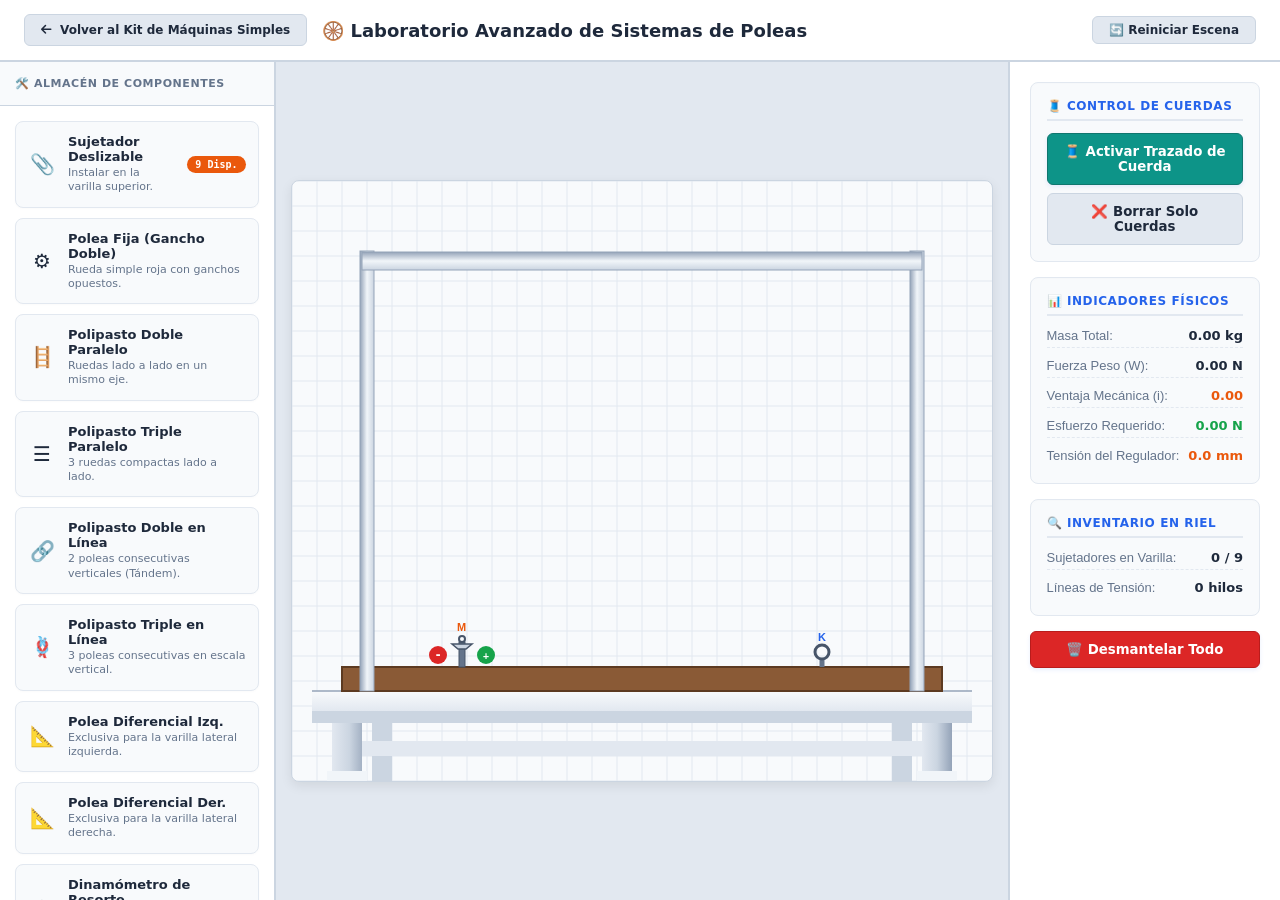
<file: simulador3.html>
<!DOCTYPE html>
<html lang="es">
<head>
    <meta charset="UTF-8">
    <meta name="viewport" content="width=device-width, initial-scale=1.0">
    <title>Sistemas de Poleas - Laboratorio de Física Avanzado</title>
    <link rel="stylesheet" href="https://cdnjs.cloudflare.com/ajax/libs/font-awesome/6.5.0/css/all.min.css">
    <style>
        :root {
            --bg-main: #f1f5f9;
            --panel-bg: #ffffff;
            --panel-border: #cbd5e1;
            --accent-blue: #2563eb;
            --accent-orange: #ea580c;
            --text-dark: #1e293b;
            --text-muted: #64748b;
            --green-success: #16a34a;
            --canvas-bg: #f8fafc;
        }

        * { box-sizing: border-box; margin: 0; padding: 0; font-family: 'Segoe UI', system-ui, sans-serif; }
        body { background-color: var(--bg-main); color: var(--text-dark); display: flex; flex-direction: column; height: 100vh; width: 100vw; overflow: hidden; font-size: 13px; }

        header {
            background: #ffffff; padding: 14px 24px; display: flex; justify-content: space-between; align-items: center;
            border-bottom: 2px solid var(--panel-border); box-shadow: 0 2px 4px rgba(0,0,0,0.05);
        }
        header .title-area { display: flex; align-items: center; gap: 15px; }
        header h1 { font-size: 18px; font-weight: 600; color: var(--text-dark); display: flex; align-items: center; gap: 8px; }
        
        .btn-back {
            text-decoration: none; display: inline-flex; align-items: center; gap: 8px; 
            background: #e2e8f0; color: var(--text-dark); padding: 8px 16px; border-radius: 6px; 
            font-weight: 600; font-size: 12px; border: 1px solid #cbd5e1; transition: all 0.2s;
        }
        .btn-back:hover { background: #cbd5e1; }

        .layout { flex: 1; display: flex; overflow: hidden; }
        
        .sidebar { width: 320px; background: var(--panel-bg); border-right: 2px solid var(--panel-border); display: flex; flex-direction: column; }
        .sidebar-header { padding: 15px; border-bottom: 1px solid var(--panel-border); font-weight: 700; text-transform: uppercase; letter-spacing: 0.05em; font-size: 11px; color: var(--text-muted); background: #f8fafc; }
        .object-list { padding: 15px; display: flex; flex-direction: column; gap: 10px; flex: 1; overflow-y: auto; }
        
        .draggable-item {
            background: #f8fafc; border: 1px solid #e2e8f0; padding: 12px; border-radius: 8px;
            cursor: grab; transition: all 0.2s; display: flex; align-items: center; gap: 12px;
            position: relative; user-select: none; box-shadow: 0 1px 3px rgba(0,0,0,0.02);
        }
        .draggable-item:hover { background: #ffffff; border-color: var(--accent-blue); transform: translateY(-1px); box-shadow: 0 4px 6px rgba(0,0,0,0.05); }
        .draggable-item.disabled { opacity: 0.4; cursor: not-allowed; border-color: #cbd5e1; background: #f1f5f9; }
        
        .draggable-item .icon { font-size: 20px; width: 28px; text-align: center; }
        .draggable-item .details { display: flex; flex-direction: column; flex: 1; }
        .draggable-item .details .name { font-weight: 600; color: var(--text-dark); font-size: 13px; }
        .draggable-item .details .desc { font-size: 11px; color: var(--text-muted); margin-top: 2px; line-height: 1.3; }
        .badge-count { background: var(--accent-orange); color: white; padding: 3px 8px; border-radius: 12px; font-size: 10px; font-weight: bold; font-family: monospace; }

        .workspace { flex: 1; display: flex; flex-direction: column; background: #e2e8f0; position: relative; padding: 15px; justify-content: center; align-items: center; }
        canvas { display: block; background: var(--canvas-bg); border-radius: 8px; box-shadow: 0 4px 12px rgba(0,0,0,0.08); border: 1px solid var(--panel-border); cursor: default; }

        .data-panel { width: 310px; background: var(--panel-bg); border-left: 2px solid var(--panel-border); padding: 20px; display: flex; flex-direction: column; gap: 15px; overflow-y: auto; }
        .panel-section { background: #f8fafc; border: 1px solid #e2e8f0; border-radius: 8px; padding: 16px; box-shadow: inset 0 1px 2px rgba(0,0,0,0.01); }
        .panel-section h3 { font-size: 12px; font-weight: 700; text-transform: uppercase; letter-spacing: 0.05em; color: var(--accent-blue); margin-bottom: 12px; border-bottom: 2px solid #e2e8f0; padding-bottom: 6px; }
        
        .metric { display: flex; justify-content: space-between; margin-bottom: 10px; font-family: monospace; font-size: 13px; border-bottom: 1px dashed #e2e8f0; padding-bottom: 4px; }
        .metric:last-child { border-bottom: none; margin-bottom: 0; }
        .metric .label { color: var(--text-muted); font-family: 'Segoe UI', sans-serif; }
        .metric .value { color: var(--text-dark); font-weight: 700; }
        .metric .value.highlight { color: var(--accent-orange); }

        .btn-action {
            background: #2563eb; border: 1px solid #1d4ed8; color: #ffffff; padding: 10px 14px;
            border-radius: 6px; cursor: pointer; font-weight: 600; transition: all 0.2s; text-align: center; width: 100%; box-shadow: 0 2px 4px rgba(37,99,235,0.1);
        }
        .btn-action:hover { background: #1d4ed8; transform: translateY(-1px); box-shadow: 0 4px 6px rgba(37,99,235,0.15); }
        .btn-secondary { background: #e2e8f0; border-color: #cbd5e1; color: var(--text-dark); box-shadow: none; }
        .btn-secondary:hover { background: #cbd5e1; }
        
        .btn-rope-mode { background: #0d9488; border-color: #0f766e; color: white; }
        .btn-rope-mode:hover { background: #0f766e; }
        .btn-rope-mode.active { background: #ea580c; border-color: #c2410c; animation: pulse 1.5s infinite; }

        .btn-clear { background: #dc2626; border-color: #b91c1c; color: white; }
        .btn-clear:hover { background: #b91c1c; box-shadow: 0 4px 6px rgba(220,38,38,0.15); }

        @keyframes pulse {
            0% { box-shadow: 0 0 0 0 rgba(234, 88, 12, 0.4); }
            70% { box-shadow: 0 0 0 8px rgba(234, 88, 12, 0); }
            100% { box-shadow: 0 0 0 0 rgba(234, 88, 12, 0); }
        }
    </style>
</head>
<body>

    <header>
        <div class="title-area">
            <a href="maquinas-simples.html" class="btn-back">
                <i class="fas fa-arrow-left"></i> Volver al Kit de Máquinas Simples
            </a>
            <h1>🛞 Laboratorio Avanzado de Sistemas de Poleas</h1>
        </div>
        <button class="btn-action btn-secondary" style="width: auto; padding: 6px 16px; font-size: 12px;" onclick="cargarArmazonInicialLaboratorio()">🔄 Reiniciar Escena</button>
    </header>

    <div class="layout">
        <div class="sidebar">
            <div class="sidebar-header">🛠️ Almacén de Componentes</div>
            <div class="object-list">
                <div id="item-sujetador" class="draggable-item" draggable="true" ondragstart="handleDragStart(event, 'sujetador_corredizo')">
                    <span class="icon">📎</span>
                    <div class="details">
                        <span class="name">Sujetador Deslizable</span>
                        <span class="desc">Instalar en la varilla superior.</span>
                    </div>
                    <span id="badgeSujetadores" class="badge-count">9 Disp.</span>
                </div>
                
                <div class="draggable-item" draggable="true" ondragstart="handleDragStart(event, 'polea_fija_individual')">
                    <span class="icon">⚙️</span>
                    <div class="details">
                        <span class="name">Polea Fija (Gancho Doble)</span>
                        <span class="desc">Rueda simple roja con ganchos opuestos.</span>
                    </div>
                </div>

                <div class="draggable-item" draggable="true" ondragstart="handleDragStart(event, 'poleas_paralelo_doble_gancho')">
                    <span class="icon">🪜</span>
                    <div class="details">
                        <span class="name">Polipasto Doble Paralelo</span>
                        <span class="desc">Ruedas lado a lado en un mismo eje.</span>
                    </div>
                </div>
                <div class="draggable-item" draggable="true" ondragstart="handleDragStart(event, 'poleas_paralelo_triple_gancho')">
                    <span class="icon">☰</span>
                    <div class="details">
                        <span class="name">Polipasto Triple Paralelo</span>
                        <span class="desc">3 ruedas compactas lado a lado.</span>
                    </div>
                </div>

                <div class="draggable-item" draggable="true" ondragstart="handleDragStart(event, 'polipasto_linea_doble')">
                    <span class="icon">🔗</span>
                    <div class="details">
                        <span class="name">Polipasto Doble en Línea</span>
                        <span class="desc">2 poleas consecutivas verticales (Tándem).</span>
                    </div>
                </div>
                <div class="draggable-item" draggable="true" ondragstart="handleDragStart(event, 'polipasto_linea_triple')">
                    <span class="icon">🪢</span>
                    <div class="details">
                        <span class="name">Polipasto Triple en Línea</span>
                        <span class="desc">3 poleas consecutivas en escala vertical.</span>
                    </div>
                </div>

                <div class="draggable-item" draggable="true" ondragstart="handleDragStart(event, 'polea_diferencial_izq')">
                    <span class="icon">📐</span>
                    <div class="details">
                        <span class="name">Polea Diferencial Izq.</span>
                        <span class="desc">Exclusiva para la varilla lateral izquierda.</span>
                    </div>
                </div>
                <div class="draggable-item" draggable="true" ondragstart="handleDragStart(event, 'polea_diferencial_der')">
                    <span class="icon">📐</span>
                    <div class="details">
                        <span class="name">Polea Diferencial Der.</span>
                        <span class="desc">Exclusiva para la varilla lateral derecha.</span>
                    </div>
                </div>

                <div class="draggable-item" draggable="true" ondragstart="handleDragStart(event, 'dinamometro')">
                    <span class="icon">⚖️</span>
                    <div class="details">
                        <span class="name">Dinamómetro de Resorte</span>
                        <span class="desc">Mide la fuerza en Newtons mediante el pistón.</span>
                    </div>
                </div>

                <div id="item-pesa-5" class="draggable-item" draggable="true" ondragstart="handleDragStart(event, 'pesa_5n')">
                    <span class="icon">🏋️</span>
                    <div class="details">
                        <span class="name">Pesa de 5 N</span>
                        <span class="desc">Masa equivalente: ~0.51 kg.</span>
                    </div>
                    <span id="badgePesa5" class="badge-count">2 Disp.</span>
                </div>
                <div id="item-pesa-10" class="draggable-item" draggable="true" ondragstart="handleDragStart(event, 'pesa_10n')">
                    <span class="icon">🏋️</span>
                    <div class="details">
                        <span class="name">Pesa de 10 N</span>
                        <span class="desc">Masa equivalente: ~1.02 kg.</span>
                    </div>
                    <span id="badgePesa10" class="badge-count">2 Disp.</span>
                </div>
                <div id="item-pesa-20" class="draggable-item" draggable="true" ondragstart="handleDragStart(event, 'pesa_20n')">
                    <span class="icon">🏋️</span>
                    <div class="details">
                        <span class="name">Pesa de 20 N</span>
                        <span class="desc">Masa equivalente: ~2.04 kg.</span>
                    </div>
                    <span id="badgePesa20" class="badge-count">2 Disp.</span>
                </div>
                <div id="item-pesa-50" class="draggable-item" draggable="true" ondragstart="handleDragStart(event, 'pesa_50n')">
                    <span class="icon">🏋️</span>
                    <div class="details">
                        <span class="name">Pesa de 50 N</span>
                        <span class="desc">Masa equivalente: ~5.10 kg.</span>
                    </div>
                    <span id="badgePesa50" class="badge-count">2 Disp.</span>
                </div>
                <div id="item-pesa-100" class="draggable-item" draggable="true" ondragstart="handleDragStart(event, 'pesa_100n')">
                    <span class="icon">🏋️</span>
                    <div class="details">
                        <span class="name">Pesa de 100 N</span>
                        <span class="desc">Masa equivalente: ~10.19 kg.</span>
                    </div>
                    <span id="badgePesa100" class="badge-count">2 Disp.</span>
                </div>
            </div>
        </div>

        <div class="workspace">
            <canvas id="pulleyCanvas" width="700" height="600"></canvas>
        </div>

        <div class="data-panel">
            <div class="panel-section">
                <h3>🧵 Control de Cuerdas</h3>
                <button id="btnRopeMode" class="btn-action btn-rope-mode" onclick="toggleModoCuerda()">🧵 Activar Trazado de Cuerda</button>
                <button class="btn-action btn-secondary" style="margin-top: 8px;" onclick="limpiarTodasLasCuerdas()">❌ Borrar Solo Cuerdas</button>
            </div>

            <div class="panel-section">
                <h3>📊 Indicadores Físicos</h3>
                <div class="metric"><span class="label">Masa Total:</span><span id="lblMasa" class="value">0.00 kg</span></div>
                <div class="metric"><span class="label">Fuerza Peso (W):</span><span id="lblPeso" class="value">0.00 N</span></div>
                <div class="metric"><span class="label">Ventaja Mecánica (i):</span><span id="lblVentaja" class="value highlight">0.00</span></div>
                <div class="metric"><span class="label">Esfuerzo Requerido:</span><span id="lblEsfuerzo" class="value" style="color: var(--green-success);">0.00 N</span></div>
                <div class="metric"><span class="label">Tensión del Regulador:</span><span id="lblTensionRegulador" class="value" style="color: var(--accent-orange);">0 mm</span></div>
            </div>

            <div class="panel-section">
                <h3>🔍 Inventario en Riel</h3>
                <div class="metric"><span class="label">Sujetadores en Varilla:</span><span id="lblSujetadoresEnRiel" class="value">0 / 9</span></div>
                <div class="metric"><span class="label">Líneas de Tensión:</span><span id="lblCuerdas" class="value">0 hilos</span></div>
            </div>

            <button class="btn-action btn-clear" onclick="limpiarTodoElSistema()">🗑️ Desmantelar Todo</button>
        </div>
    </div>

    <script>
        const canvas = document.getElementById('pulleyCanvas');
        const ctx = canvas.getContext('2d');

        let componentesActivos = [];
        let cuerdasTrazadas = []; // Almacena objetos { deId: '...', aId: '...' }
        let componenteSeleccionadoParaMover = null;
        let offsetX = 0, offsetY = 0;
        const MAX_SUJETADORES = 9;
        const MAX_PESAS_POR_TIPO = 2;

        const VARILLA_IZQ_X = 75;
        const VARILLA_DER_X = 625;
        const BASE_Y = 486; 

        let tensionOffsetM = 0; 

        // NUEVAS VARIABLES PARA EL TRAZADO DE CUERDAS
        let modoTrazarCuerdaActivo = false;
        let nodoOrigenCuerda = null;
        let mousePosActual = { x: 0, y: 0 };

        const catálogoFísico = {
            base_madera: { w: 600, h: 24, color: '#8a5a36', border: '#5c3a21', esFijo: true },
            varilla_vertical: { w: 14, h: 440, color: '#cbd5e1', border: '#94a3b8', esFijo: true },
            varilla_horizontal: { w: 560, h: 18, color: '#94a3b8', border: '#64748b', esFijo: true },
            sujetador_corredizo: { w: 26, h: 20, color: '#64748b', border: '#334155', esFijo: false, esSujetador: true },
            polea_fija_individual: { r: 18, color: '#dc2626', esFijo: false, tipoPolea: 'fija' },
            poleas_paralelo_doble_gancho: { w: 38, h: 46, color: '#dc2626', esFijo: false, tipoPolea: 'paralelo_doble' },
            poleas_paralelo_triple_gancho: { w: 52, h: 46, color: '#dc2626', esFijo: false, tipoPolea: 'paralelo_triple' },
            polipasto_linea_doble: { w: 38, h: 75, color: '#dc2626', esFijo: false, tipoPolea: 'linea_doble' },
            polipasto_linea_triple: { w: 38, h: 110, color: '#dc2626', esFijo: false, tipoPolea: 'linea_triple' },
            polea_diferencial_izq: { w: 40, h: 32, color: '#dc2626', esFijo: false, tipoPolea: 'diferencial_lateral' },
            polea_diferencial_der: { w: 40, h: 32, color: '#dc2626', esFijo: false, tipoPolea: 'diferencial_lateral' },
            tensor_m: { esFijo: true },
            armella_k: { esFijo: true },
            dinamometro: { w: 24, h: 120, color: '#16a34a', border: '#15803d', esFijo: false, tipoPolea: null },
            pesa_5n: { w: 28, h: 22, color: '#0284c7', fuerza: 5, esFijo: false },
            pesa_10n: { w: 32, h: 26, color: '#0369a1', fuerza: 10, esFijo: false },
            pesa_20n: { w: 36, h: 32, color: '#0f766e', fuerza: 20, esFijo: false },
            pesa_50n: { w: 42, h: 38, color: '#b45309', fuerza: 50, esFijo: false },
            pesa_100n: { w: 48, h: 46, color: '#991b1b', fuerza: 100, esFijo: false }
        };

        function contarSujetadoresActivos() {
            return componentesActivos.filter(c => c.tipo === 'sujetador_corredizo').length;
        }

        function contarPesasActivas(tipo) {
            return componentesActivos.filter(c => c.tipo === tipo).length;
        }

        function toggleModoCuerda() {
            modoTrazarCuerdaActivo = !modoTrazarCuerdaActivo;
            const btn = document.getElementById('btnRopeMode');
            if(modoTrazarCuerdaActivo) {
                btn.innerText = "🛑 Detener Trazado";
                btn.classList.add('active');
            } else {
                btn.innerText = "🧵 Activar Trazado de Cuerda";
                btn.classList.remove('active');
                nodoOrigenCuerda = null;
            }
            resolverSistemaCientifico();
        }

        function limpiarTodasLasCuerdas() {
            cuerdasTrazadas = [];
            resolverSistemaCientifico();
        }

        function actualizarBadgeAlmacen() {
            const activosS = contarSujetadoresActivos();
            const disponiblesS = MAX_SUJETADORES - activosS;
            document.getElementById('badgeSujetadores').innerText = `${disponiblesS} Disp.`;
            document.getElementById('lblSujetadoresEnRiel').innerText = `${activosS} / ${MAX_SUJETADORES}`;
            
            const itemSujetador = document.getElementById('item-sujetador');
            if (disponiblesS <= 0) { itemSujetador.classList.add('disabled'); itemSujetador.setAttribute('draggable', 'false'); }
            else { itemSujetador.classList.remove('disabled'); itemSujetador.setAttribute('draggable', 'true'); }

            const tiposPesas = ['5', '10', '20', '50', '100'];
            tiposPesas.forEach(val => {
                const tipoStr = `pesa_${val}n`;
                const disp = MAX_PESAS_POR_TIPO - contarPesasActivas(tipoStr);
                document.getElementById(`badgePesa${val}`).innerText = `${disp} Disp.`;
                const elem = document.getElementById(`item-pesa-${val}`);
                if (disp <= 0) { elem.classList.add('disabled'); elem.setAttribute('draggable', 'false'); }
                else { elem.classList.remove('disabled'); elem.setAttribute('draggable', 'true'); }
            });
        }

        function handleDragStart(e, tipo) {
            if (tipo === 'sujetador_corredizo' && contarSujetadoresActivos() >= MAX_SUJETADORES) { e.preventDefault(); return; }
            if (tipo.startsWith('pesa_') && contarPesasActivas(tipo) >= MAX_PESAS_POR_TIPO) { e.preventDefault(); return; }
            e.dataTransfer.setData('text/plain', tipo);
        }

        function crearNuevoComponente(tipo, x, y) {
            if (!catálogoFísico[tipo]) return null;
            if (tipo === 'sujetador_corredizo' && contarSujetadoresActivos() >= MAX_SUJETADORES) return null;
            if (tipo.startsWith('pesa_') && contarPesasActivas(tipo) >= MAX_PESAS_POR_TIPO) return null;

            const espec = catálogoFísico[tipo];
            const nuevoComp = {
                id: tipo + '_' + Date.now() + Math.random().toString(36).substr(2, 5),
                tipo: tipo,
                tipoPolea: espec.tipoPolea || null,
                fuerza: espec.fuerza || 0,
                x: x,
                y: y,
                w:  espec.w || (espec.r * 2) || 30,
                h: espec.h || (espec.r * 2) || 30,
                r: espec.r || 0,
                esFijo: espec.esFijo,
                esSujetador: espec.esSujetador || false,
                color: espec.color,
                border: espec.border || '#cbd5e1',
                sujetadorPadreId: null,
                padreEnganchadoId: null 
            };

            componentesActivos.push(nuevoComp);
            actualizarBadgeAlmacen();
            return nuevoComp;
        }

        function obtenerPuntosDeAnclaje(c) {
            // Devuelve los puntos específicos (arriba y abajo) donde se pueden atar cuerdas
            if (c.tipo === 'sujetador_corredizo') {
                return [{ x: c.x, y: c.y + c.h/2 + 10, id: c.id }];
            }
            if (c.tipo === 'polea_fija_individual') {
                return [
                    { x: c.x, y: c.y - c.r - 16, id: c.id },
                    { x: c.x, y: c.y + c.r + 16, id: c.id }
                ];
            }
            if (c.tipoPolea && (c.tipoPolea.includes('paralelo') || c.tipoPolea.includes('linea'))) {
                return [
                    { x: c.x, y: c.y - c.h/2 - 16, id: c.id },
                    { x: c.x, y: c.y + c.h/2 + 16, id: c.id }
                ];
            }
            if (c.tipo === 'tensor_m') {
                const alturaDinamicaVarilla = 25 + tensionOffsetM;
                return [{ x: c.x, y: c.y - alturaDinamicaVarilla - 3, id: c.id }];
            }
            if (c.tipo === 'armella_k') {
                return [{ x: c.x, y: c.y - 15, id: c.id }];
            }
            if (c.tipo === 'dinamometro') {
                return [
                    { x: c.x, y: c.y - c.h/2 - 6, id: c.id },
                    { x: c.x, y: c.y + c.h/2 + 10, id: c.id }
                ];
            }
            return [{ x: c.x, y: c.y, id: c.id }];
        }

        function dibujarMesaDeTrabajoLaboratorio() {
            const mesaY = 510;
            ctx.fillStyle = '#cbd5e1'; 
            ctx.fillRect(80, mesaY, 20, 90);
            ctx.fillRect(600, mesaY, 20, 90);

            let gradPata = ctx.createLinearGradient(40, mesaY, 75, mesaY);
            gradPata.addColorStop(0, '#e2e8f0'); gradPata.addColorStop(0.5, '#cbd5e1'); gradPata.addColorStop(1, '#94a3b8');
            ctx.fillStyle = gradPata; ctx.fillRect(40, mesaY, 30, 90);
            
            let gradPataD = ctx.createLinearGradient(630, mesaY, 660, mesaY);
            gradPataD.addColorStop(0, '#e2e8f0'); gradPataD.addColorStop(0.5, '#cbd5e1'); gradPataD.addColorStop(1, '#94a3b8');
            ctx.fillStyle = gradPataD; ctx.fillRect(630, mesaY, 30, 90);

            ctx.fillStyle = '#f1f5f9'; ctx.fillRect(35, 590, 40, 10); ctx.fillRect(625, 590, 40, 10);
            ctx.fillStyle = '#e2e8f0'; ctx.fillRect(70, 560, 560, 15);
            ctx.fillStyle = '#cbd5e1'; ctx.fillRect(20, mesaY + 20, 660, 12);
            
            let gradMesa = ctx.createLinearGradient(0, mesaY, 0, mesaY + 20);
            gradMesa.addColorStop(0, '#f8fafc'); gradMesa.addColorStop(1, '#e2e8f0');
            ctx.fillStyle = gradMesa; ctx.fillRect(20, mesaY, 660, 20);

            ctx.strokeStyle = '#94a3b8'; ctx.lineWidth = 1.5;
            ctx.beginPath(); ctx.moveTo(20, mesaY); ctx.lineTo(680, mesaY); ctx.stroke();
        }

        function redibujarLaboratorio() {
            ctx.clearRect(0, 0, canvas.width, canvas.height);

            ctx.strokeStyle = '#e2e8f0'; ctx.lineWidth = 1;
            for (let i = 0; i < canvas.width; i += 25) {
                ctx.beginPath(); ctx.moveTo(i, 0); ctx.lineTo(i, canvas.height); ctx.stroke();
                ctx.beginPath(); ctx.moveTo(0, i); ctx.lineTo(canvas.width, i); ctx.stroke();
            }

            dibujarMesaDeTrabajoLaboratorio();
            dibujarLineasEstaticasYAnclajes();
            dibujarCuerdasDinamicasTrazadas();

            // Renderizar componentes activos
            componentesActivos.forEach(c => {
                ctx.save();
                
                if (c.tipo === 'base_madera') {
                    ctx.fillStyle = c.color; ctx.strokeStyle = c.border; ctx.lineWidth = 2;
                    ctx.fillRect(c.x - c.w/2, c.y - c.h/2, c.w, c.h);
                    ctx.strokeRect(c.x - c.w/2, c.y - c.h/2, c.w, c.h);
                } 
                else if (c.tipo === 'varilla_vertical') {
                    let grad = ctx.createLinearGradient(c.x - c.w/2, c.y, c.x + c.w/2, c.y);
                    grad.addColorStop(0, '#94a3b8'); grad.addColorStop(0.5, '#f1f5f9'); grad.addColorStop(1, '#cbd5e1');
                    ctx.fillStyle = grad; ctx.fillRect(c.x - c.w/2, c.y - c.h/2, c.w, c.h);
                    ctx.strokeStyle = '#94a3b8'; ctx.lineWidth = 1; ctx.strokeRect(c.x - c.w/2, c.y - c.h/2, c.w, c.h);
                } 
                else if (c.tipo === 'varilla_horizontal') {
                    let grad = ctx.createLinearGradient(c.x, c.y - c.h/2, c.x, c.y + c.h/2);
                    grad.addColorStop(0, '#94a3b8'); grad.addColorStop(0.5, '#f1f5f9'); grad.addColorStop(1, '#cbd5e1');
                    ctx.fillStyle = grad; ctx.fillRect(c.x - c.w/2, c.y - c.h/2, c.w, c.h);
                    ctx.strokeStyle = '#94a3b8'; ctx.lineWidth = 1; ctx.strokeRect(c.x - c.w/2, c.y - c.h/2, c.w, c.h);
                } 
                else if (c.tipo === 'tensor_m') {
                    const alturaDinamicaVarilla = 25 + tensionOffsetM;

                    ctx.fillStyle = '#64748b'; ctx.strokeStyle = '#475569'; ctx.lineWidth = 1;
                    ctx.fillRect(c.x - 3, c.y - alturaDinamicaVarilla, 6, alturaDinamicaVarilla);
                    ctx.strokeRect(c.x - 3, c.y - alturaDinamicaVarilla, 6, alturaDinamicaVarilla);

                    ctx.fillStyle = '#cbd5e1'; ctx.strokeStyle = '#475569'; ctx.lineWidth = 1.5;
                    ctx.beginPath();
                    ctx.moveTo(c.x - 10, c.y - alturaDinamicaVarilla + 2); ctx.lineTo(c.x + 10, c.y - alturaDinamicaVarilla + 2);
                    ctx.lineTo(c.x + 4, c.y - alturaDinamicaVarilla + 7); ctx.lineTo(c.x - 4, c.y - alturaDinamicaVarilla + 7);
                    ctx.closePath(); ctx.fill(); ctx.stroke();

                    ctx.strokeStyle = '#475569'; ctx.lineWidth = 2;
                    ctx.beginPath(); arc = ctx.arc(c.x, c.y - alturaDinamicaVarilla - 3, 3, 0, Math.PI * 2); ctx.stroke();

                    ctx.fillStyle = '#ea580c'; ctx.font = 'bold 11px sans-serif';
                    ctx.fillText('M', c.x - 5, c.y - alturaDinamicaVarilla - 11);

                    ctx.fillStyle = '#dc2626'; ctx.beginPath(); ctx.arc(c.x - 24, c.y - 12, 9, 0, Math.PI * 2); ctx.fill();
                    ctx.fillStyle = '#ffffff'; ctx.font = 'bold 12px monospace'; ctx.fillText('-', c.x - 27.5, c.y - 8);

                    ctx.fillStyle = '#16a34a'; ctx.beginPath(); ctx.arc(c.x + 24, c.y - 12, 9, 0, Math.PI * 2); ctx.fill();
                    ctx.fillStyle = '#ffffff'; ctx.font = 'bold 10px monospace'; ctx.fillText('+', c.x + 21, c.y - 8);
                }
                else if (c.tipo === 'armella_k') {
                    ctx.fillStyle = '#64748b';
                    ctx.fillRect(c.x - 2.5, c.y - 8, 5, 8);

                    ctx.strokeStyle = '#475569'; ctx.lineWidth = 3;
                    ctx.beginPath(); ctx.arc(c.x, c.y - 15, 7, 0, Math.PI * 2); ctx.stroke();

                    ctx.fillStyle = '#2563eb'; ctx.font = 'bold 11px sans-serif';
                    ctx.fillText('K', c.x - 4, c.y - 26);
                }
                else if (c.tipo === 'sujetador_corredizo') {
                    ctx.fillStyle = c.color; ctx.strokeStyle = c.border; ctx.lineWidth = 2;
                    ctx.fillRect(c.x - c.w/2, c.y - c.h/2, c.w, c.h);
                    ctx.strokeRect(c.x - c.w/2, c.y - c.h/2, c.w, c.h);

                    ctx.strokeStyle = '#334155'; ctx.lineWidth = 2.5;
                    ctx.beginPath(); ctx.moveTo(c.x, c.y + c.h/2); ctx.lineTo(c.x, c.y + c.h/2 + 10);
                    ctx.arc(c.x - 3, c.y + c.h/2 + 12, 3, 0, Math.PI, false); ctx.stroke();
                }
                else if (c.tipo === 'polea_fija_individual') {
                    ctx.strokeStyle = '#475569'; ctx.lineWidth = 3;
                    ctx.fillStyle = '#e2e8f0'; ctx.fillRect(c.x - 4, c.y - c.r - 6, 8, (c.r * 2) + 12);

                    ctx.beginPath(); ctx.moveTo(c.x, c.y - c.r - 6); ctx.lineTo(c.x, c.y - c.r - 14); ctx.stroke();
                    ctx.beginPath(); ctx.arc(c.x - 3, c.y - c.r - 16, 4, 0, Math.PI * 1.5, true); ctx.stroke();

                    ctx.beginPath(); ctx.moveTo(c.x, c.y + c.r + 6); ctx.lineTo(c.x, c.y + c.r + 14); ctx.stroke();
                    ctx.beginPath(); ctx.arc(c.x + 3, c.y + c.r + 16, 4, 0, Math.PI * 1.5, false); ctx.stroke();

                    ctx.beginPath(); ctx.arc(c.x, c.y, c.r, 0, Math.PI * 2);
                    ctx.fillStyle = c.color; ctx.fill();
                    ctx.strokeStyle = '#991b1b'; ctx.lineWidth = 1.5; ctx.stroke();

                    ctx.beginPath(); ctx.arc(c.x, c.y, 4, 0, Math.PI * 2);
                    ctx.fillStyle = '#ffffff'; ctx.fill();
                } 
                else if (c.tipoPolea === 'paralelo_doble' || c.tipoPolea === 'paralelo_triple') {
                    const numPoleas = c.tipoPolea === 'paralelo_doble' ? 2 : 3;
                    
                    ctx.strokeStyle = '#475569'; ctx.lineWidth = 3;
                    ctx.beginPath(); ctx.moveTo(c.x, c.y - c.h/2); ctx.lineTo(c.x, c.y - c.h/2 - 14); ctx.stroke();
                    ctx.beginPath(); ctx.arc(c.x - 3, c.y - c.h/2 - 16, 4, 0, Math.PI * 1.5, true); ctx.stroke();

                    ctx.beginPath(); ctx.moveTo(c.x, c.y + c.h/2); ctx.lineTo(c.x, c.y + c.h/2 + 14); ctx.stroke();
                    ctx.beginPath(); ctx.arc(c.x + 3, c.y + c.h/2 + 16, 4, 0, Math.PI * 1.5, false); ctx.stroke();

                    ctx.fillStyle = '#f1f5f9'; ctx.strokeStyle = '#cbd5e1'; ctx.lineWidth = 2;
                    ctx.fillRect(c.x - c.w/2, c.y - c.h/2, c.w, c.h);
                    ctx.strokeRect(c.x - c.w/2, c.y - c.h/2, c.w, c.h);

                    const espacioIndividual = c.w / numPoleas;
                    for (let i = 0; i < numPoleas; i++) {
                        let px = (c.x - c.w/2) + (espacioIndividual * i) + (espacioIndividual / 2);
                        ctx.fillStyle = c.color;
                        ctx.fillRect(px - (espacioIndividual/2 - 2), c.y - c.h/2 + 4, espacioIndividual - 4, c.h - 8);
                        ctx.fillStyle = '#ffffff';
                        ctx.beginPath(); ctx.arc(px, c.y, 3, 0, Math.PI * 2); ctx.fill();
                    }
                }
                else if (c.tipoPolea === 'linea_doble' || c.tipoPolea === 'linea_triple') {
                    const esTriple = c.tipoPolea === 'linea_triple';
                    
                    ctx.strokeStyle = '#475569'; ctx.lineWidth = 3;
                    ctx.beginPath(); ctx.moveTo(c.x, c.y - c.h/2); ctx.lineTo(c.x, c.y - c.h/2 - 14); ctx.stroke();
                    ctx.beginPath(); ctx.arc(c.x - 3, c.y - c.h/2 - 16, 4, 0, Math.PI * 1.5, true); ctx.stroke();

                    ctx.beginPath(); ctx.moveTo(c.x, c.y + c.h/2); ctx.lineTo(c.x, c.y + c.h/2 + 14); ctx.stroke();
                    ctx.beginPath(); ctx.arc(c.x + 3, c.y + c.h/2 + 16, 4, 0, Math.PI * 1.5, false); ctx.stroke();

                    ctx.fillStyle = '#f1f5f9'; ctx.strokeStyle = '#cbd5e1'; ctx.lineWidth = 1.5;
                    ctx.fillRect(c.x - 5, c.y - c.h/2 + 2, 10, c.h - 4);
                    ctx.strokeRect(c.x - 5, c.y - c.h/2 + 2, 10, c.h - 4);

                    const radios = esTriple ? [18, 14, 10] : [18, 12];
                    const posicionesY = esTriple ? [c.y - c.h/3, c.y, c.y + c.h/3] : [c.y - c.h/4, c.y + c.h/4];

                    radios.forEach((radioOffset, index) => {
                        let py = posicionesY[index];
                        ctx.beginPath(); ctx.arc(c.x, py, radioOffset, 0, Math.PI * 2);
                        ctx.fillStyle = c.color; ctx.fill();
                        ctx.strokeStyle = '#991b1b'; ctx.lineWidth = 1.5; ctx.stroke();

                        ctx.beginPath(); ctx.arc(c.x, py, 3, 0, Math.PI * 2);
                        ctx.fillStyle = '#ffffff'; ctx.fill();
                    });
                }
                else if (c.tipo.startsWith('polea_diferencial')) {
                    const esIzq = c.tipo === 'polea_diferencial_izq';
                    
                    ctx.fillStyle = '#e2e8f0'; ctx.strokeStyle = '#475569'; ctx.lineWidth = 2;
                    ctx.fillRect(c.x - (esIzq ? 6 : 14), c.y - 15, 20, 10);
                    ctx.strokeRect(c.x - (esIzq ? 6 : 14), c.y - 15, 20, 10);

                    ctx.fillStyle = '#475569';
                    ctx.fillRect(c.x + (esIzq ? 14 : -20), c.y - 13, 6, 6);

                    ctx.fillStyle = '#f8fafc'; ctx.strokeStyle = '#cbd5e1'; ctx.lineWidth = 1.5;
                    ctx.fillRect(c.x - 12, c.y - 5, 24, 24);
                    ctx.strokeRect(c.x - 12, c.y - 5, 24, 24);

                    ctx.beginPath(); ctx.arc(c.x, c.y + 7, 11, 0, Math.PI * 2);
                    ctx.fillStyle = c.color; ctx.fill();
                    ctx.strokeStyle = '#991b1b'; ctx.lineWidth = 1.2; ctx.stroke();

                    ctx.beginPath(); ctx.arc(c.x, c.y + 7, 2.5, 0, Math.PI * 2);
                    ctx.fillStyle = '#ffffff'; ctx.fill();
                }
                else if (c.tipo === 'dinamometro') {
                    ctx.strokeStyle = '#475569'; ctx.lineWidth = 2;
                    ctx.beginPath();
                    ctx.moveTo(c.x, c.y - c.h/2);
                    ctx.arc(c.x - 3, c.y - c.h/2 - 6, 5, 0, Math.PI * 1.5, true);
                    ctx.stroke();

                    ctx.fillStyle = 'rgba(255, 255, 255, 0.8)';
                    ctx.strokeStyle = '#cbd5e1'; ctx.lineWidth = 1;
                    ctx.fillRect(c.x - c.w/2, c.y - c.h/2 + 15, c.w, c.h - 30);
                    ctx.strokeRect(c.x - c.w/2, c.y - c.h/2 + 15, c.w, c.h - 30);

                    ctx.fillStyle = c.color; ctx.strokeStyle = c.border; ctx.lineWidth = 1.5;
                    ctx.fillRect(c.x - c.w/2 - 2, c.y - c.h/2, c.w + 4, 15);
                    ctx.strokeRect(c.x - c.w/2 - 2, c.y - c.h/2, c.w + 4, 15);
                    ctx.fillRect(c.x - c.w/2 - 2, c.y + c.h/2 - 15, c.w + 4, 15);
                    ctx.strokeRect(c.x - c.w/2 - 2, c.y + c.h/2 - 15, c.w + 4, 15);

                    ctx.strokeStyle = '#475569'; ctx.lineWidth = 1.2;
                    ctx.beginPath();
                    let yResorteInicio = c.y - c.h/2 + 15;
                    let yResorteFin = c.y - 8;
                    ctx.moveTo(c.x, yResorteInicio);
                    for (let rY = yResorteInicio; rY < yResorteFin; rY += 4) {
                        ctx.lineTo(c.x + (rY % 8 === 0 ? 3 : -3), rY);
                    }
                    ctx.lineTo(c.x, yResorteFin);
                    ctx.stroke();

                    ctx.fillStyle = '#dc2626';
                    ctx.fillRect(c.x - c.w/2 + 2, yResorteFin, c.w - 4, 4);

                    ctx.strokeStyle = '#94a3b8'; ctx.lineWidth = 0.8;
                    for (let lY = yResorteInicio + 8; lY < c.y + c.h/2 - 18; lY += 6) {
                        ctx.beginPath(); ctx.moveTo(c.x + 2, lY); ctx.lineTo(c.x + c.w/2 - 3, lY); ctx.stroke();
                    }

                    ctx.strokeStyle = '#475569'; ctx.lineWidth = 2;
                    ctx.beginPath();
                    ctx.moveTo(c.x, yResorteFin + 4);
                    ctx.lineTo(c.x, c.y + c.h/2 + 4);
                    ctx.stroke();

                    ctx.beginPath();
                    ctx.moveTo(c.x, c.y + c.h/2 + 4);
                    ctx.arc(c.x + 4, c.y + c.h/2 + 10, 6, Math.PI, Math.PI * 0.3, true);
                    ctx.stroke();
                }
                else if (c.tipo.startsWith('pesa_')) {
                    ctx.fillStyle = c.color; ctx.strokeStyle = '#0f172a'; ctx.lineWidth = 1.5;
                    
                    ctx.beginPath();
                    ctx.moveTo(c.x - c.w/2, c.y + c.h/2);
                    ctx.lineTo(c.x + c.w/2, c.y + c.h/2);
                    ctx.lineTo(c.x + c.w/3, c.y - c.h/2 + 4);
                    ctx.lineTo(c.x - c.w/3, c.y - c.h/2 + 4);
                    ctx.closePath(); ctx.fill(); ctx.stroke();

                    ctx.strokeStyle = '#475569'; ctx.lineWidth = 2;
                    ctx.beginPath();
                    ctx.arc(c.x, c.y - c.h/2 + 2, 4, 0, Math.PI, true);
                    ctx.stroke();

                    ctx.fillStyle = '#ffffff'; ctx.font = 'bold 10px sans-serif'; ctx.textAlign = 'center';
                    ctx.fillText(`${c.fuerza}N`, c.x, c.y + 4);
                }

                // SI ESTÁ EN MODO CUERDA: Resaltar los ganchos o nodos disponibles para anclaje
                if (modoTrazarCuerdaActivo) {
                    let ganchos = obtenerPuntosDeAnclaje(c);
                    ganchos.forEach(g => {
                        ctx.fillStyle = '#0d9488';
                        ctx.beginPath(); ctx.arc(g.x, g.y, 5, 0, Math.PI*2); ctx.fill();
                        ctx.strokeStyle = 'white'; ctx.lineWidth = 1; ctx.stroke();
                    });
                }

                ctx.restore();
            });

            // Dibujar la cuerda elástica temporal mientras arrastras
            if (modoTrazarCuerdaActivo && nodoOrigenCuerda) {
                ctx.strokeStyle = '#ea580c'; ctx.lineWidth = 2.5; ctx.setLineDash([4, 4]);
                ctx.beginPath();
                ctx.moveTo(nodoOrigenCuerda.x, nodoOrigenCuerda.y);
                ctx.lineTo(mousePosActual.x, mousePosActual.y);
                ctx.stroke();
                ctx.setLineDash([]);
            }
        }

        function dibujarLineasEstaticasYAnclajes() {
            // Maneja exclusivamente las uniones estructurales automáticas (Pesas colgando directamente de poleas)
            componentesActivos.forEach(c => {
                if (c.sujetadorPadreId) {
                    let padre = componentesActivos.find(s => s.id === c.sujetadorPadreId);
                    if (padre) {
                        ctx.strokeStyle = '#475569'; ctx.lineWidth = 2;
                        ctx.beginPath(); ctx.moveTo(padre.x, padre.y + 12);
                        ctx.lineTo(c.x, c.y - c.h/2 - 14);
                        ctx.stroke();
                    }
                }
                if (c.tipo === 'dinamometro' && c.padreEnganchadoId) {
                    let padre = componentesActivos.find(p => p.id === c.padreEnganchadoId);
                    if (padre) {
                        ctx.strokeStyle = '#475569'; ctx.lineWidth = 2;
                        ctx.beginPath();
                        let puntoYPadre = (padre.tipo === 'armella_k') ? padre.y - 15 : padre.y + (padre.h / 2) + 14;
                        ctx.moveTo(padre.x, puntoYPadre);
                        ctx.lineTo(c.x, c.y - c.h/2 - 6);
                        ctx.stroke();
                    }
                }
                if (c.tipo.startsWith('pesa_') && c.padreEnganchadoId) {
                    let padre = componentesActivos.find(p => p.id === c.padreEnganchadoId);
                    if (padre) {
                        ctx.strokeStyle = '#334155'; ctx.lineWidth = 2;
                        ctx.beginPath();
                        let puntoYPadre = padre.y + (padre.h / 2) + 10;
                        if (padre.tipo === 'polea_fija_individual') puntoYPadre = padre.y + padre.r + 14;
                        ctx.moveTo(padre.x, puntoYPadre);
                        ctx.lineTo(c.x, c.y - c.h/2);
                        ctx.stroke();
                    }
                }
            });
        }

        function dibujarCuerdasDinamicasTrazadas() {
            // Renderiza todas las cuerdas guardadas en la matriz trazada por el usuario
            cuerdasTrazadas.forEach(cuerda => {
                let compDe = componentesActivos.find(c => c.id === cuerda.deId);
                let compA = componentesActivos.find(c => c.id === cuerda.aId);

                if (compDe && compA) {
                    let ptDe = obtenerPuntosDeAnclaje(compDe).find(p => Math.abs(p.x - compDe.x) < 5) || obtenerPuntosDeAnclaje(compDe)[0];
                    let ptA = obtenerPuntosDeAnclaje(compA).find(p => Math.abs(p.x - compA.x) < 5) || obtenerPuntosDeAnclaje(compA)[0];

                    // Si es una polea, hacemos que la cuerda "envuelva" la silueta en lugar de cruzar rígidamente el eje
                    ctx.strokeStyle = '#0f766e'; 
                    ctx.lineWidth = 2.5;
                    ctx.beginPath();
                    ctx.moveTo(ptDe.x, ptDe.y);
                    ctx.lineTo(ptA.x, ptA.y);
                    ctx.stroke();
                }
            });
        }

        function cargarArmazonInicialLaboratorio() {
            componentesActivos = [];
            cuerdasTrazadas = [];
            tensionOffsetM = 0; 
            modoTrazarCuerdaActivo = false;
            nodoOrigenCuerda = null;
            
            const btn = document.getElementById('btnRopeMode');
            btn.innerText = "🧵 Activar Trazado de Cuerda";
            btn.classList.remove('active');

            crearNuevoComponente('base_madera', 350, 498);
            crearNuevoComponente('varilla_vertical', VARILLA_IZQ_X, 290);
            crearNuevoComponente('varilla_vertical', VARILLA_DER_X, 290);
            crearNuevoComponente('varilla_horizontal', 350, 80);

            crearNuevoComponente('tensor_m', 170, BASE_Y);  
            crearNuevoComponente('armella_k', 530, BASE_Y); 

            actualizarBadgeAlmacen();
            resolverSistemaCientifico();
        }

        function limpiarTodoElSistema() {
            componentesActivos = componentesActivos.filter(c => c.esFijo === true);
            cuerdasTrazadas = [];
            tensionOffsetM = 0;
            actualizarBadgeAlmacen();
            resolverSistemaCientifico();
        }

        function calcularVentajaMecanicaDinamica() {
            // Analiza cuántas cuerdas dinámicas están cargando componentes móviles
            if (cuerdasTrazadas.length === 0) return 0;
            let hilosDeSoporte = 0;

            componentesActivos.forEach(comp => {
                // Si el componente no está anclado fijamente arriba y posee peso o carga, es un componente móvil
                if (!comp.esFijo && !comp.sujetadorPadreId && comp.tipo !== 'sujetador_corredizo') {
                    // Contamos cuántas cuerdas del usuario cruzan o se amarran a este bloque móvil
                    let conexiones = cuerdasTrazadas.filter(c => c.deId === comp.id || c.aId === comp.id).length;
                    hilosDeSoporte += conexiones;
                }
            });

            return hilosDeSoporte > 0 ? hilosDeSoporte : cuerdasTrazadas.length;
        }

        function resolverSistemaCientifico() {
            let masaTotal = 0;

            componentesActivos.forEach(c => {
                // Reposicionamiento en cascada estructural
                if (c.tipo === 'dinamometro' && c.padreEnganchadoId) {
                    let padre = componentesActivos.find(p => p.id === c.padreEnganchadoId);
                    if (padre) {
                        c.x = padre.x;
                        c.y = (padre.tipo === 'armella_k') ? (padre.y - 15) + (c.h / 2) + 6 : (padre.y + (padre.h / 2) + 14) + (c.h / 2) + 6;
                    }
                }
                if (c.sujetadorPadreId) {
                    let padre = componentesActivos.find(s => s.id === c.sujetadorPadreId);
                    if (padre) {
                        c.x = padre.x;
                        c.y = padre.y + (c.h / 2) + 14;
                    }
                }
                if (c.tipo.startsWith('pesa_') && c.padreEnganchadoId) {
                    let padre = componentesActivos.find(p => p.id === c.padreEnganchadoId);
                    if (padre) {
                        c.x = padre.x;
                        let offsetPadre = padre.y + (padre.h / 2) + 24;
                        if (padre.tipo === 'polea_fija_individual') offsetPadre = padre.y + padre.r + 28;
                        c.y = offsetPadre + (c.h / 2);
                    }
                }

                // Cálculo de masas fijas de catálogo
                if (c.tipoPolea === 'fija') masaTotal += 0.15;
                if (c.tipoPolea === 'paralelo_doble') masaTotal += 0.45;
                if (c.tipoPolea === 'paralelo_triple') masaTotal += 0.60;
                if (c.tipoPolea === 'linea_doble') masaTotal += 0.50;
                if (c.tipoPolea === 'linea_triple') masaTotal += 0.70;
                if (c.tipo.startsWith('polea_diferencial')) masaTotal += 0.22;
                if (c.tipo === 'dinamometro') masaTotal += 0.10; 
                if (c.tipo.startsWith('pesa_')) masaTotal += (c.fuerza / 9.81); 
            });

            const gravedad = 9.81;
            const pesoW = masaTotal * gravedad;
            
            // USAR EL NUEVO SISTEMA DINÁMICO DE ENLACE DE CUERDAS
            let ventajaMecanica = calcularVentajaMecanicaDinamica();
            let esfuerzoF = ventajaMecanica > 0 ? (pesoW / ventajaMecanica) : pesoW;

            document.getElementById('lblTensionRegulador').innerText = (tensionOffsetM * 0.5).toFixed(1) + " mm";
            document.getElementById('lblMasa').innerText = masaTotal.toFixed(2) + " kg";
            document.getElementById('lblPeso').innerText = pesoW.toFixed(2) + " N";
            document.getElementById('lblVentaja').innerText = ventajaMecanica > 0 ? ventajaMecanica.toFixed(1) : "0.00";
            document.getElementById('lblEsfuerzo').innerText = esfuerzoF.toFixed(2) + " N";
            document.getElementById('lblCuerdas').innerText = cuerdasTrazadas.length + " hilos";

            redibujarLaboratorio();
        }

        canvas.addEventListener('dragover', (e) => { e.preventDefault(); });
        canvas.addEventListener('drop', (e) => {
            e.preventDefault();
            const rect = canvas.getBoundingClientRect();
            const x = e.clientX - rect.left;
            const y = e.clientY - rect.top;
            const tipoComponente = e.dataTransfer.getData('text/plain');

            if (tipoComponente) {
                if (tipoComponente === 'sujetador_corredizo') {
                    const xLimitado = Math.max(85, Math.min(615, x));
                    crearNuevoComponente('sujetador_corredizo', xLimitado, 80);
                } else if (tipoComponente === 'polea_diferencial_izq') {
                    const yLimitado = Math.max(95, Math.min(480, y));
                    crearNuevoComponente('polea_diferencial_izq', VARILLA_IZQ_X, yLimitado);
                } else if (tipoComponente === 'polea_diferencial_der') {
                    const yLimitado = Math.max(95, Math.min(480, y));
                    crearNuevoComponente('polea_diferencial_der', VARILLA_DER_X, yLimitado);
                } else if (tipoComponente === 'dinamometro') {
                    const armellaK = componentesActivos.find(s => s.tipo === 'armella_k' && Math.abs(s.x - x) < 35 && Math.abs((s.y - 15) - y) < 40);
                    const poleaCercana = componentesActivos.find(s => s.tipoPolea && Math.abs(s.x - x) < 35 && Math.abs((s.y + (s.h / 2) + 14) - y) < 40);

                    if (armellaK) {
                        const din = crearNuevoComponente('dinamometro', armellaK.x, (armellaK.y - 15) + 66);
                        din.padreEnganchadoId = armellaK.id;
                    } else if (poleaCercana) {
                        const din = crearNuevoComponente('dinamometro', poleaCercana.x, (poleaCercana.y + (poleaCercana.h / 2) + 14) + 66);
                        din.padreEnganchadoId = poleaCercana.id;
                    }
                } else if (tipoComponente.startsWith('pesa_')) {
                    const poleaOdinamometro = componentesActivos.find(s => (s.tipoPolea || s.tipo === 'dinamometro') && Math.abs(s.x - x) < 35 && Math.abs((s.y + s.h/2) - y) < 50);
                    if (poleaOdinamometro) {
                        const p = crearNuevoComponente(tipoComponente, poleaOdinamometro.x, poleaOdinamometro.y + 40);
                        p.padreEnganchadoId = poleaOdinamometro.id;
                    } else {
                        crearNuevoComponente(tipoComponente, x, y);
                    }
                } else {
                    const nuevo = crearNuevoComponente(tipoComponente, x, y);
                    if (nuevo && (tipoComponente.includes('fija') || tipoComponente.includes('paralelo') || tipoComponente.includes('linea'))) {
                        const sujetadorCercano = componentesActivos.find(s => s.esSujetador && Math.abs(s.x - nuevo.x) < 35);
                        if (sujetadorCercano) {
                            nuevo.x = sujetadorCercano.x;
                            nuevo.y = sujetadorCercano.y + (nuevo.h / 2) + 14; 
                            nuevo.sujetadorPadreId = sujetadorCercano.id;
                        }
                    }
                }
                resolverSistemaCientifico();
            }
        });

        canvas.addEventListener('mousedown', (e) => {
            const rect = canvas.getBoundingClientRect();
            const mouseX = e.clientX - rect.left;
            const mouseY = e.clientY - rect.top;

            // Manejo de clicks en el tensor M para ajustar altura
            const tensor = componentesActivos.find(c => c.tipo === 'tensor_m');
            if (tensor) {
                let distMenos = Math.hypot(mouseX - (tensor.x - 24), mouseY - (tensor.y - 12));
                if (distMenos <= 9) { tensionOffsetM = Math.max(-15, tensionOffsetM - 2); resolverSistemaCientifico(); return; }
                let distMas = Math.hypot(mouseX - (tensor.x + 24), mouseY - (tensor.y - 12));
                if (distMas <= 9) { tensionOffsetM = Math.min(40, tensionOffsetM + 2); resolverSistemaCientifico(); return; }
            }

            // NUEVA LÓGICA: Captura de nodo si el modo cuerda está encendido
            if (modoTrazarCuerdaActivo) {
                let nodoEncontrado = null;
                componentesActivos.forEach(c => {
                    let ganchos = obtenerPuntosDeAnclaje(c);
                    ganchos.forEach(g => {
                        if (Math.hypot(mouseX - g.x, mouseY - g.y) < 15) {
                            nodoEncontrado = g;
                        }
                    });
                });

                if (nodoEncontrado) {
                    nodoOrigenCuerda = nodoEncontrado;
                    mousePosActual = { x: mouseX, y: mouseY };
                }
                return;
            }

            // Drag and drop clásico si el modo cuerda está apagado
            for (let i = componentesActivos.length - 1; i >= 0; i--) {
                let comp = componentesActivos[i];
                if (comp.esFijo) continue;

                let dentro = false;
                if (comp.r > 0) { dentro = Math.hypot(mouseX - comp.x, mouseY - comp.y) <= comp.r + 5; } 
                else { dentro = mouseX >= comp.x - comp.w/2 && mouseX <= comp.x + comp.w/2 && mouseY >= comp.y - comp.h/2 && mouseY <= comp.y + comp.h/2; }

                if (dentro) {
                    componenteSeleccionadoParaMover = comp;
                    offsetX = mouseX - comp.x;
                    offsetY = mouseY - comp.y;
                    canvas.style.cursor = 'grabbing';
                    break;
                }
            }
        });

        canvas.addEventListener('mousemove', (e) => {
            const rect = canvas.getBoundingClientRect();
            const mouseX = e.clientX - rect.left;
            const mouseY = e.clientY - rect.top;

            // Actualizar la línea elástica de la cuerda
            if (modoTrazarCuerdaActivo && nodoOrigenCuerda) {
                mousePosActual = { x: mouseX, y: mouseY };
                redibujarLaboratorio();
                return;
            }

            if (!componenteSeleccionadoParaMover) {
                let cursorStyle = 'default';
                
                if (modoTrazarCuerdaActivo) {
                    componentesActivos.forEach(c => {
                        obtenerPuntosDeAnclaje(c).forEach(g => {
                            if (Math.hypot(mouseX - g.x, mouseY - g.y) < 12) cursorStyle = 'crosshair';
                        });
                    });
                    canvas.style.cursor = cursorStyle;
                    return;
                }

                const tensor = componentesActivos.find(c => c.tipo === 'tensor_m');
                if (tensor) {
                    if (Math.hypot(mouseX - (tensor.x - 24), mouseY - (tensor.y - 12)) <= 9 || Math.hypot(mouseX - (tensor.x + 24), mouseY - (tensor.y - 12)) <= 9) {
                        cursorStyle = 'pointer';
                    }
                }

                componentesActivos.forEach(comp => {
                    if (!comp.esFijo) {
                        if (mouseX >= comp.x - comp.w/2 && mouseX <= comp.x + comp.w/2 && mouseY >= comp.y - comp.h/2 && mouseY <= comp.y + comp.h/2) {
                            cursorStyle = 'grab';
                        }
                    }
                });
                canvas.style.cursor = cursorStyle;
                return;
            }

            // Movimiento físico de componentes tradicionales
            let nx = mouseX - offsetX;
            let ny = mouseY - offsetY;

            if (componenteSeleccionadoParaMover.tipo === 'sujetador_corredizo') {
                componenteSeleccionadoParaMover.x = Math.max(85, Math.min(615, nx));
                componentesActivos.forEach(hijo => {
                    if (hijo.sujetadorPadreId === componenteSeleccionadoParaMover.id) hijo.x = componenteSeleccionadoParaMover.x;
                });
            } else if (componenteSeleccionadoParaMover.tipo === 'dinamometro') {
                componenteSeleccionadoParaMover.x = nx; componenteSeleccionadoParaMover.y = ny;
                if (componenteSeleccionadoParaMover.padreEnganchadoId) {
                    let padre = componentesActivos.find(p => p.id === componenteSeleccionadoParaMover.padreEnganchadoId);
                    if (padre) {
                        let puntoYPadre = (padre.tipo === 'armella_k') ? padre.y - 15 : padre.y + (padre.h / 2) + 14;
                        if (Math.abs(nx - padre.x) > 45 || Math.abs(ny - (puntoYPadre + 66)) > 50) componenteSeleccionadoParaMover.padreEnganchadoId = null;
                    }
                }
                if (!componenteSeleccionadoParaMover.padreEnganchadoId) {
                    const armellaK = componentesActivos.find(s => s.tipo === 'armella_k' && Math.abs(s.x - nx) < 35 && Math.abs((s.y - 15) - ny) < 40);
                    const poleaCercana = componentesActivos.find(s => s.tipoPolea && Math.abs(s.x - nx) < 35 && Math.abs((s.y + (s.h / 2) + 14) - ny) < 40);
                    if (armellaK) {
                        componenteSeleccionadoParaMover.x = armellaK.x;
                        componenteSeleccionadoParaMover.y = (armellaK.y - 15) + (componenteSeleccionadoParaMover.h / 2) + 6;
                        componenteSeleccionadoParaMover.padreEnganchadoId = armellaK.id;
                    } else if (poleaCercana) {
                        componenteSeleccionadoParaMover.x = poleaCercana.x;
                        componenteSeleccionadoParaMover.y = (poleaCercana.y + (poleaCercana.h / 2) + 14) + (componenteSeleccionadoParaMover.h / 2) + 6;
                        componenteSeleccionadoParaMover.padreEnganchadoId = poleaCercana.id;
                    }
                }
            } else if (componenteSeleccionadoParaMover.tipo.startsWith('pesa_')) {
                componenteSeleccionadoParaMover.x = nx; componenteSeleccionadoParaMover.y = ny;
                if (componenteSeleccionadoParaMover.padreEnganchadoId) {
                    let padre = componentesActivos.find(p => p.id === componenteSeleccionadoParaMover.padreEnganchadoId);
                    if (padre && (Math.abs(nx - padre.x) > 40 || Math.abs(ny - padre.y) > 75)) componenteSeleccionadoParaMover.padreEnganchadoId = null;
                }
                if (!componenteSeleccionadoParaMover.padreEnganchadoId) {
                    const objetivoCercano = componentesActivos.find(s => (s.tipoPolea || s.tipo === 'dinamometro') && Math.abs(s.x - nx) < 30 && Math.abs((s.y + s.h/2) - ny) < 45);
                    if (objetivoCercano) componenteSeleccionadoParaMover.padreEnganchadoId = objetivoCercano.id;
                }
            } else if (componenteSeleccionadoParaMover.tipo.startsWith('polea_diferencial')) {
                componenteSeleccionadoParaMover.y = Math.max(95, Math.min(480, ny));
            } else {
                componenteSeleccionadoParaMover.x = nx; componenteSeleccionadoParaMover.y = ny;
                if (componenteSeleccionadoParaMover.sujetadorPadreId) {
                    let padre = componentesActivos.find(s => s.id === componenteSeleccionadoParaMover.sujetadorPadreId);
                    if (padre && (Math.abs(nx - padre.x) > 40 || Math.abs(ny - padre.y) > 80)) componenteSeleccionadoParaMover.sujetadorPadreId = null;
                }
                if (!componenteSeleccionadoParaMover.sujetadorPadreId) {
                    const sujetadorCercano = componentesActivos.find(s => s.esSujetador && Math.abs(s.x - nx) < 30 && Math.abs((s.y + (componenteSeleccionadoParaMover.h / 2) + 14) - ny) < 30);
                    if (sujetadorCercano) {
                        componenteSeleccionadoParaMover.x = sujetadorCercano.x;
                        componenteSeleccionadoParaMover.y = sujetadorCercano.y + (componenteSeleccionadoParaMover.h / 2) + 14;
                        componenteSeleccionadoParaMover.sujetadorPadreId = sujetadorCercano.id;
                    }
                }
            }

            resolverSistemaCientifico();
        });

        window.addEventListener('mouseup', (e) => {
            const rect = canvas.getBoundingClientRect();
            const mouseX = e.clientX - rect.left;
            const mouseY = e.clientY - rect.top;

            // NUEVA LÓGICA: Consolidar el enlace de la cuerda dinámica al soltar el ratón
            if (modoTrazarCuerdaActivo && nodoOrigenCuerda) {
                let nodoDestino = null;
                componentesActivos.forEach(c => {
                    let ganchos = obtenerPuntosDeAnclaje(c);
                    ganchos.forEach(g => {
                        if (Math.hypot(mouseX - g.x, mouseY - g.y) < 20 && g.id !== nodoOrigenCuerda.id) {
                            nodoDestino = g;
                        }
                    });
                });

                if (nodoDestino) {
                    // Evitar duplicados idénticos en la misma dirección
                    let yaExiste = cuerdasTrazadas.some(r => (r.deId === nodoOrigenCuerda.id && r.aId === nodoDestino.id) || (r.deId === nodoDestino.id && r.aId === nodoOrigenCuerda.id));
                    if (!yaExiste) {
                        cuerdasTrazadas.push({ deId: nodoOrigenCuerda.id, aId: nodoDestino.id });
                    }
                }
                nodoOrigenCuerda = null;
                resolverSistemaCientifico();
                return;
            }

            if (componenteSeleccionadoParaMover) {
                if (componenteSeleccionadoParaMover.tipo === 'dinamometro' && !componenteSeleccionadoParaMover.padreEnganchadoId) {
                    // Limpiar cuerdas huérfanas vinculadas a este dinamómetro destruido
                    cuerdasTrazadas = cuerdasTrazadas.filter(r => r.deId !== componenteSeleccionadoParaMover.id && r.aId !== componenteSeleccionadoParaMover.id);
                    componentesActivos = componentesActivos.filter(c => c.id !== componenteSeleccionadoParaMover.id);
                }
                componenteSeleccionadoParaMover = null;
                canvas.style.cursor = 'default';
                resolverSistemaCientifico();
            }
        });

        window.onload = cargarArmazonInicialLaboratorio;
    </script>
</body>
</html>
</file>
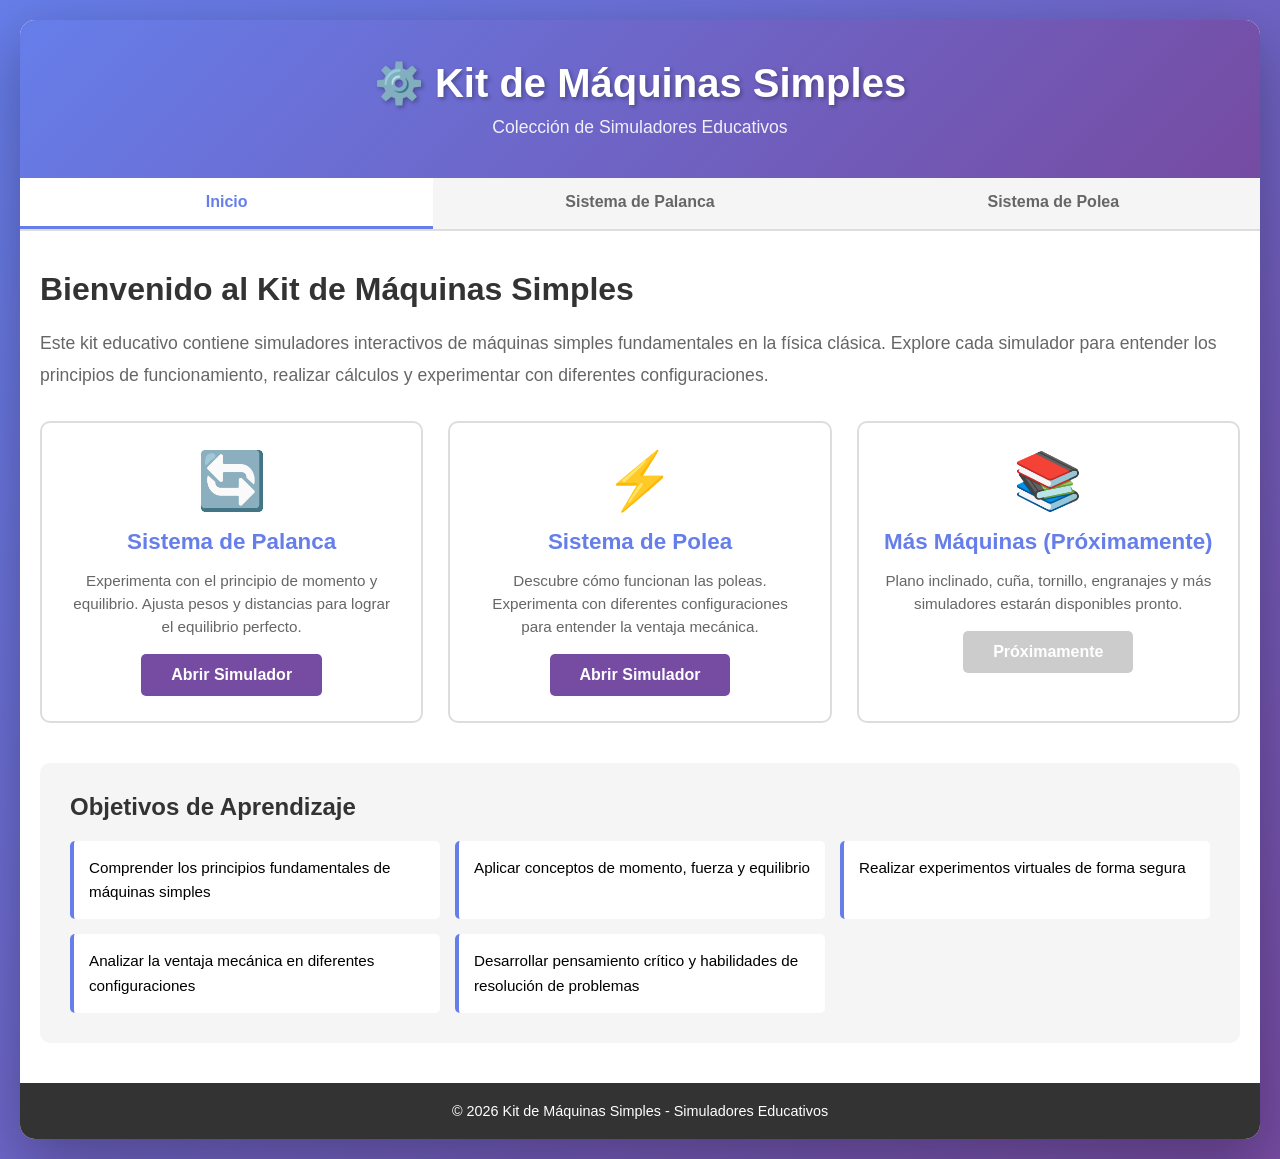
<file: kit-maquinas-simples/index-nuevo.html>
<!DOCTYPE html>
<html lang="es">
<head>
    <meta charset="UTF-8">
    <meta name="viewport" content="width=device-width, initial-scale=1.0">
    <title>Kit de Máquinas Simples - Simuladores</title>
    <link rel="stylesheet" href="styles.css">
</head>
<body>
    <div class="container">
        <header>
            <h1>⚙️ Kit de Máquinas Simples</h1>
            <p class="subtitle">Colección de Simuladores Educativos</p>
        </header>

        <!-- Navegación de pestañas -->
        <nav class="tabs-nav">
            <button class="tab-button active" data-tab="inicio">Inicio</button>
            <button class="tab-button" data-tab="palanca">Sistema de Palanca</button>
            <button class="tab-button" data-tab="polea">Sistema de Polea</button>
        </nav>

        <!-- PESTAÑA 1: INICIO -->
        <div id="inicio" class="tab-content active">
            <main>
                <h2>Bienvenido al Kit de Máquinas Simples</h2>
                
                <p>
                    Este kit educativo contiene simuladores interactivos de máquinas simples fundamentales en la física clásica. 
                    Explore cada simulador para entender los principios de funcionamiento, realizar cálculos y experimentar 
                    con diferentes configuraciones.
                </p>

                <div class="machines-grid">
                    <div class="machine-card">
                        <div class="icon">🔄</div>
                        <h3>Sistema de Palanca</h3>
                        <p>Experimenta con el principio de momento y equilibrio. Ajusta pesos y distancias para lograr el equilibrio perfecto.</p>
                        <button class="reset-button" onclick="switchTab('palanca')">Abrir Simulador</button>
                    </div>

                    <div class="machine-card">
                        <div class="icon">⚡</div>
                        <h3>Sistema de Polea</h3>
                        <p>Descubre cómo funcionan las poleas. Experimenta con diferentes configuraciones para entender la ventaja mecánica.</p>
                        <button class="reset-button" onclick="switchTab('polea')">Abrir Simulador</button>
                    </div>

                    <div class="machine-card">
                        <div class="icon">📚</div>
                        <h3>Más Máquinas (Próximamente)</h3>
                        <p>Plano inclinado, cuña, tornillo, engranajes y más simuladores estarán disponibles pronto.</p>
                        <button class="reset-button" style="background: #ccc; cursor: not-allowed;" disabled>Próximamente</button>
                    </div>
                </div>

                <div class="equipment-info">
                    <h2>Objetivos de Aprendizaje</h2>
                    <ul>
                        <li>Comprender los principios fundamentales de máquinas simples</li>
                        <li>Aplicar conceptos de momento, fuerza y equilibrio</li>
                        <li>Realizar experimentos virtuales de forma segura</li>
                        <li>Analizar la ventaja mecánica en diferentes configuraciones</li>
                        <li>Desarrollar pensamiento crítico y habilidades de resolución de problemas</li>
                    </ul>
                </div>
            </main>
        </div>

        <!-- PESTAÑA 2: SISTEMA DE PALANCA -->
        <div id="palanca" class="tab-content">
            <main>
                <div class="simulator-header">
                    <h2>Simulador - Sistema de Palanca</h2>
                    <p class="subtitle-small">Experimenta con el equilibrio de momentos y fuerzas</p>
                </div>
                
                <canvas id="leverCanvas" width="1200" height="600"></canvas>

                <section class="control-panel">
                    <div class="control-group">
                        <label for="weight-left">Peso Izquierda (g):</label>
                        <input type="number" id="weight-left" min="0" max="500" value="100" step="10">
                        <span class="value-display" id="display-left">100g</span>
                    </div>

                    <div class="control-group">
                        <label for="weight-right">Peso Derecha (g):</label>
                        <input type="number" id="weight-right" min="0" max="500" value="100" step="10">
                        <span class="value-display" id="display-right">100g</span>
                    </div>

                    <div class="control-group">
                        <label for="distance-left">Distancia Izquierda (cm):</label>
                        <input type="number" id="distance-left" min="0" max="37" value="25" step="1">
                        <span class="value-display" id="display-dist-left">25cm</span>
                    </div>

                    <div class="control-group">
                        <label for="distance-right">Distancia Derecha (cm):</label>
                        <input type="number" id="distance-right" min="0" max="37" value="25" step="1">
                        <span class="value-display" id="display-dist-right">25cm</span>
                    </div>

                    <button id="reset-btn-palanca" class="reset-button">Reiniciar</button>
                </section>

                <section class="info-panel">
                    <div class="info-box">
                        <h3>Momento Izquierdo</h3>
                        <p id="moment-left">2500 g·cm</p>
                    </div>

                    <div class="info-box">
                        <h3>Momento Derecho</h3>
                        <p id="moment-right">2500 g·cm</p>
                    </div>

                    <div class="info-box status">
                        <h3>Estado</h3>
                        <p id="status">⚖️ Equilibrado</p>
                    </div>

                    <div class="info-box">
                        <h3>Diferencia</h3>
                        <p id="difference">0 g·cm</p>
                    </div>
                </section>

                <div class="theory-section">
                    <h2>📚 Teoría de la Palanca</h2>
                    <p>Una palanca es una máquina simple que consiste en una barra rígida que puede girar alrededor de un punto de apoyo (fulcro).</p>
                    <div class="formula">
                        <strong>Condición de Equilibrio:</strong>
                        Momento izquierdo = Momento derecho<br>
                        <em>M₁ = M₂ → P₁ × d₁ = P₂ × d₂</em>
                    </div>
                    <h3>Tipos de Palancas:</h3>
                    <ul>
                        <li><strong>Palanca de Primer Género:</strong> El fulcro está entre las dos fuerzas (ej: balancín)</li>
                        <li><strong>Palanca de Segundo Género:</strong> La resistencia está entre el fulcro y la fuerza aplicada (ej: carretilla)</li>
                        <li><strong>Palanca de Tercer Género:</strong> La fuerza aplicada está entre el fulcro y la resistencia (ej: pinzas)</li>
                    </ul>
                </div>

                <div class="equipment-info">
                    <h2>Componentes del Equipo</h2>
                    <ul>
                        <li><strong>Base:</strong> Hierro fundido, 700-900g, pintura electrostática</li>
                        <li><strong>Varilla cilíndrica:</strong> Acero inoxidable, 25cm alto, 1.2cm diámetro</li>
                        <li><strong>Regla graduada:</strong> Aluminio, 74cm largo, escala milimetrada</li>
                        <li><strong>Sujetadores:</strong> Plástico ABS en los lados de la regla</li>
                        <li><strong>Balancín:</strong> Con aguja indicadora</li>
                        <li><strong>Tornillos de calibración:</strong> En los extremos de la regla</li>
                        <li><strong>Pesas:</strong> De 50g y 100g</li>
                    </ul>
                </div>
            </main>
        </div>

        <!-- PESTAÑA 3: SISTEMA DE POLEA -->
        <div id="polea" class="tab-content">
            <main>
                <div class="simulator-header">
                    <h2>Simulador - Sistema de Polea</h2>
                    <p class="subtitle-small">Descubre la ventaja mecánica en sistemas de poleas</p>
                </div>
                
                <canvas id="pulleyCanvas" width="1200" height="600"></canvas>

                <section class="control-panel">
                    <div class="control-group">
                        <label for="pulley-type">Tipo de Polea:</label>
                        <select id="pulley-type" class="select-input">
                            <option value="fixed">Polea Fija</option>
                            <option value="mobile">Polea Móvil</option>
                            <option value="compound">Polea Compuesta</option>
                        </select>
                    </div>

                    <div class="control-group">
                        <label for="load-weight">Peso de Carga (g):</label>
                        <input type="number" id="load-weight" min="50" max="1000" value="200" step="50">
                        <span class="value-display" id="display-load">200g</span>
                    </div>

                    <div class="control-group">
                        <label for="applied-force">Fuerza Aplicada (g):</label>
                        <input type="number" id="applied-force" min="10" max="1000" value="200" step="10">
                        <span class="value-display" id="display-force">200g</span>
                    </div>

                    <div class="control-group">
                        <label for="rope-pull">Distancia de Cuerda (cm):</label>
                        <input type="number" id="rope-pull" min="0" max="50" value="0" step="1">
                        <span class="value-display" id="display-rope">0 cm</span>
                    </div>

                    <button id="reset-btn-polea" class="reset-button">Reiniciar</button>
                </section>

                <section class="info-panel">
                    <div class="info-box">
                        <h3>Ventaja Mecánica</h3>
                        <p id="mechanical-advantage">1.0</p>
                    </div>

                    <div class="info-box">
                        <h3>Fuerza Necesaria</h3>
                        <p id="force-needed">200g</p>
                    </div>

                    <div class="info-box status">
                        <h3>Estado</h3>
                        <p id="pulley-status">✅ Sistema balanceado</p>
                    </div>

                    <div class="info-box">
                        <h3>Altura Levantada</h3>
                        <p id="height-lifted">0 cm</p>
                    </div>
                </section>

                <div class="theory-section">
                    <h2>📚 Teoría de Poleas</h2>
                    <p>Una polea es una rueda con una ranura en su perímetro por la que pasa una cuerda. Las poleas se usan para cambiar la dirección de una fuerza o para multiplicar la fuerza aplicada.</p>
                    <div class="formula">
                        <strong>Ventaja Mecánica:</strong>
                        <em>VM = Carga / Fuerza Aplicada</em>
                    </div>
                    <h3>Tipos de Poleas:</h3>
                    <ul>
                        <li><strong>Polea Fija:</strong> Solo cambia la dirección de la fuerza (VM = 1)</li>
                        <li><strong>Polea Móvil:</strong> Proporciona ventaja mecánica (VM = 2)</li>
                        <li><strong>Polea Compuesta:</strong> Combinación de poleas fijas y móviles (VM > 2)</li>
                    </ul>
                </div>

                <div class="equipment-info">
                    <h2>Componentes del Sistema de Polea</h2>
                    <ul>
                        <li><strong>Estructura:</strong> Marco de aluminio resistente y estable</li>
                        <li><strong>Poleas:</strong> De plástico reforzado, diámetro 8cm, rodamiento suave</li>
                        <li><strong>Cuerda:</strong> Nylon resistente, 2mm de diámetro, 2 metros de largo</li>
                        <li><strong>Gancho de carga:</strong> Acero inoxidable, capacidad 1kg</li>
                        <li><strong>Marcas de medida:</strong> Escala en cm para medir desplazamientos</li>
                        <li><strong>Pesas:</strong> De 50g, 100g y 200g para experimentos</li>
                    </ul>
                </div>
            </main>
        </div>

        <footer>
            <p>&copy; 2026 Kit de Máquinas Simples - Simuladores Educativos</p>
        </footer>
    </div>

    <script src="script.js"></script>
</body>
</html>
</file>
<file: kit-maquinas-simples/styles.css>
* {
    margin: 0;
    padding: 0;
    box-sizing: border-box;
}

body {
    font-family: 'Segoe UI', Tahoma, Geneva, Verdana, sans-serif;
    background: linear-gradient(135deg, #667eea 0%, #764ba2 100%);
    min-height: 100vh;
    padding: 20px;
}

.container {
    max-width: 1400px;
    margin: 0 auto;
    background: white;
    border-radius: 15px;
    box-shadow: 0 20px 60px rgba(0, 0, 0, 0.3);
    overflow: hidden;
}

header {
    background: linear-gradient(135deg, #667eea 0%, #764ba2 100%);
    color: white;
    padding: 40px 20px;
    text-align: center;
}

header h1 {
    font-size: 2.5em;
    margin-bottom: 10px;
    text-shadow: 2px 2px 4px rgba(0, 0, 0, 0.3);
}

header p {
    font-size: 1.1em;
    opacity: 0.9;
}

/* Navegación de pestañas */
.tabs-nav {
    display: flex;
    background: #f5f5f5;
    border-bottom: 2px solid #ddd;
    overflow-x: auto;
}

.tab-button {
    flex: 1;
    padding: 15px 20px;
    background: #f5f5f5;
    border: none;
    cursor: pointer;
    font-size: 1em;
    font-weight: 600;
    color: #666;
    transition: all 0.3s;
    border-bottom: 3px solid transparent;
    min-width: 150px;
}

.tab-button:hover {
    background: #e8e8e8;
    color: #333;
}

.tab-button.active {
    background: white;
    color: #667eea;
    border-bottom-color: #667eea;
}

/* Contenido de pestañas */
.tab-content {
    display: none;
    padding: 40px 20px;
    animation: fadeIn 0.3s ease-in;
}

.tab-content.active {
    display: block;
}

@keyframes fadeIn {
    from {
        opacity: 0;
    }
    to {
        opacity: 1;
    }
}

main {
    min-height: 600px;
}

main h2 {
    color: #333;
    margin-bottom: 20px;
    font-size: 2em;
}

.simulator-header {
    margin-bottom: 30px;
}

.simulator-header h2 {
    color: #667eea;
    font-size: 2.2em;
    margin-bottom: 10px;
}

.subtitle-small {
    color: #666;
    font-size: 1em;
    font-weight: normal;
    margin: 0;
}

main p {
    color: #666;
    font-size: 1.1em;
    line-height: 1.8;
    margin-bottom: 30px;
}

canvas {
    display: block;
    margin: 0 auto 40px;
    border: 2px solid #ddd;
    border-radius: 10px;
    background-color: #f9f9f9;
    max-width: 100%;
    height: auto;
}

.control-panel {
    display: grid;
    grid-template-columns: repeat(auto-fit, minmax(200px, 1fr));
    gap: 20px;
    margin-bottom: 40px;
    padding: 30px;
    background: #f5f5f5;
    border-radius: 10px;
}

.control-group {
    display: flex;
    flex-direction: column;
    gap: 8px;
}

.control-group label {
    font-weight: 600;
    color: #333;
    font-size: 0.95em;
}

.control-group input,
.control-group .select-input {
    padding: 10px;
    border: 2px solid #ddd;
    border-radius: 5px;
    font-size: 1em;
    transition: border-color 0.3s;
    font-family: 'Segoe UI', Tahoma, Geneva, Verdana, sans-serif;
}

.control-group input:focus,
.control-group .select-input:focus {
    outline: none;
    border-color: #667eea;
    box-shadow: 0 0 0 3px rgba(102, 126, 234, 0.1);
}

.value-display {
    background: #667eea;
    color: white;
    padding: 8px 12px;
    border-radius: 5px;
    font-weight: bold;
    text-align: center;
    font-size: 0.9em;
}

.reset-button {
    grid-column: 1 / -1;
    padding: 12px 30px;
    background: #764ba2;
    color: white;
    border: none;
    border-radius: 5px;
    font-size: 1em;
    font-weight: 600;
    cursor: pointer;
    transition: all 0.3s;
}

.reset-button:hover:not(:disabled) {
    background: #5a3a82;
    transform: translateY(-2px);
    box-shadow: 0 5px 15px rgba(0, 0, 0, 0.2);
}

.reset-button:active {
    transform: scale(0.98);
}

.reset-button:disabled {
    background: #ccc;
    cursor: not-allowed;
}

.info-panel {
    display: grid;
    grid-template-columns: repeat(auto-fit, minmax(200px, 1fr));
    gap: 20px;
    margin-bottom: 40px;
}

.info-box {
    background: white;
    border: 2px solid #ddd;
    border-radius: 10px;
    padding: 20px;
    text-align: center;
    transition: all 0.3s;
}

.info-box:hover {
    border-color: #667eea;
    box-shadow: 0 5px 15px rgba(102, 126, 234, 0.2);
}

.info-box h3 {
    color: #667eea;
    margin-bottom: 10px;
    font-size: 0.95em;
}

.info-box p {
    font-size: 1.5em;
    font-weight: bold;
    color: #333;
    margin: 0;
}

.info-box small {
    display: block;
    color: #999;
    font-size: 0.8em;
    margin-top: 5px;
    font-weight: normal;
}

.info-box.status {
    background: linear-gradient(135deg, #667eea15 0%, #764ba215 100%);
    border-color: #667eea;
}

.equipment-info {
    background: #f5f5f5;
    padding: 30px;
    border-radius: 10px;
    margin-top: 40px;
}

.equipment-info h2 {
    color: #333;
    margin-bottom: 20px;
    font-size: 1.5em;
}

.equipment-info ul {
    list-style: none;
    display: grid;
    grid-template-columns: repeat(auto-fit, minmax(300px, 1fr));
    gap: 15px;
}

.equipment-info li {
    background: white;
    padding: 15px;
    border-radius: 5px;
    border-left: 4px solid #667eea;
    font-size: 0.95em;
    line-height: 1.6;
}

.info-section {
    background: #e8f4f8;
    border-left: 4px solid #667eea;
    padding: 20px;
    border-radius: 5px;
    margin: 30px 0;
}

.info-section h2 {
    color: #667eea;
    margin-bottom: 15px;
}

.info-section p {
    color: #555;
    margin: 0;
}

.theory-section {
    background: #fff9e6;
    border-left: 4px solid #ffc107;
    padding: 20px;
    border-radius: 5px;
    margin-top: 30px;
}

.theory-section h2 {
    color: #ff9800;
    margin-bottom: 15px;
}

.theory-section p {
    color: #555;
    margin-bottom: 15px;
}

.theory-section ul {
    margin-left: 20px;
}

.theory-section li {
    margin-bottom: 10px;
    color: #555;
}

.formula {
    background: white;
    border: 1px solid #ddd;
    padding: 15px;
    border-radius: 5px;
    margin: 15px 0;
    text-align: center;
    font-family: 'Courier New', monospace;
    font-size: 0.95em;
}

.formula strong {
    display: block;
    color: #667eea;
    margin-bottom: 5px;
}

.formula em {
    color: #999;
    font-size: 0.9em;
}

footer {
    background: #333;
    color: white;
    text-align: center;
    padding: 20px;
    font-size: 0.9em;
}

.machines-grid {
    display: grid;
    grid-template-columns: repeat(auto-fit, minmax(280px, 1fr));
    gap: 25px;
    margin-bottom: 40px;
}

.machine-card {
    background: white;
    border: 2px solid #ddd;
    border-radius: 10px;
    padding: 25px;
    text-align: center;
    cursor: pointer;
    transition: all 0.3s;
}

.machine-card:hover {
    border-color: #667eea;
    box-shadow: 0 10px 25px rgba(102, 126, 234, 0.3);
    transform: translateY(-5px);
}

.machine-card h3 {
    color: #667eea;
    margin: 15px 0;
    font-size: 1.4em;
}

.machine-card p {
    color: #666;
    font-size: 0.95em;
    margin-bottom: 15px;
    line-height: 1.5;
}

.machine-card .icon {
    font-size: 3.5em;
    margin-bottom: 10px;
}

.card-features {
    display: flex;
    flex-direction: column;
    gap: 8px;
    margin: 15px 0;
}

.card-features span {
    color: #667eea;
    font-size: 0.85em;
    font-weight: 500;
}

/* Responsive Design */
@media (max-width: 768px) {
    header h1 {
        font-size: 1.8em;
    }

    .tab-button {
        min-width: 100px;
        font-size: 0.85em;
        padding: 12px 10px;
    }

    canvas {
        max-height: 400px;
    }

    .control-panel {
        grid-template-columns: 1fr;
    }

    .reset-button {
        grid-column: 1;
    }

    .machines-grid {
        grid-template-columns: 1fr;
    }

    main h2 {
        font-size: 1.5em;
    }

    .simulator-header h2 {
        font-size: 1.6em;
    }

    .equipment-info ul {
        grid-template-columns: 1fr;
    }
}

@media (max-width: 480px) {
    .container {
        border-radius: 10px;
    }

    header {
        padding: 30px 15px;
    }

    header h1 {
        font-size: 1.5em;
    }

    .control-panel {
        padding: 20px;
    }

    .info-panel {
        gap: 15px;
    }

    .equipment-info {
        padding: 20px;
    }
}
</file>
